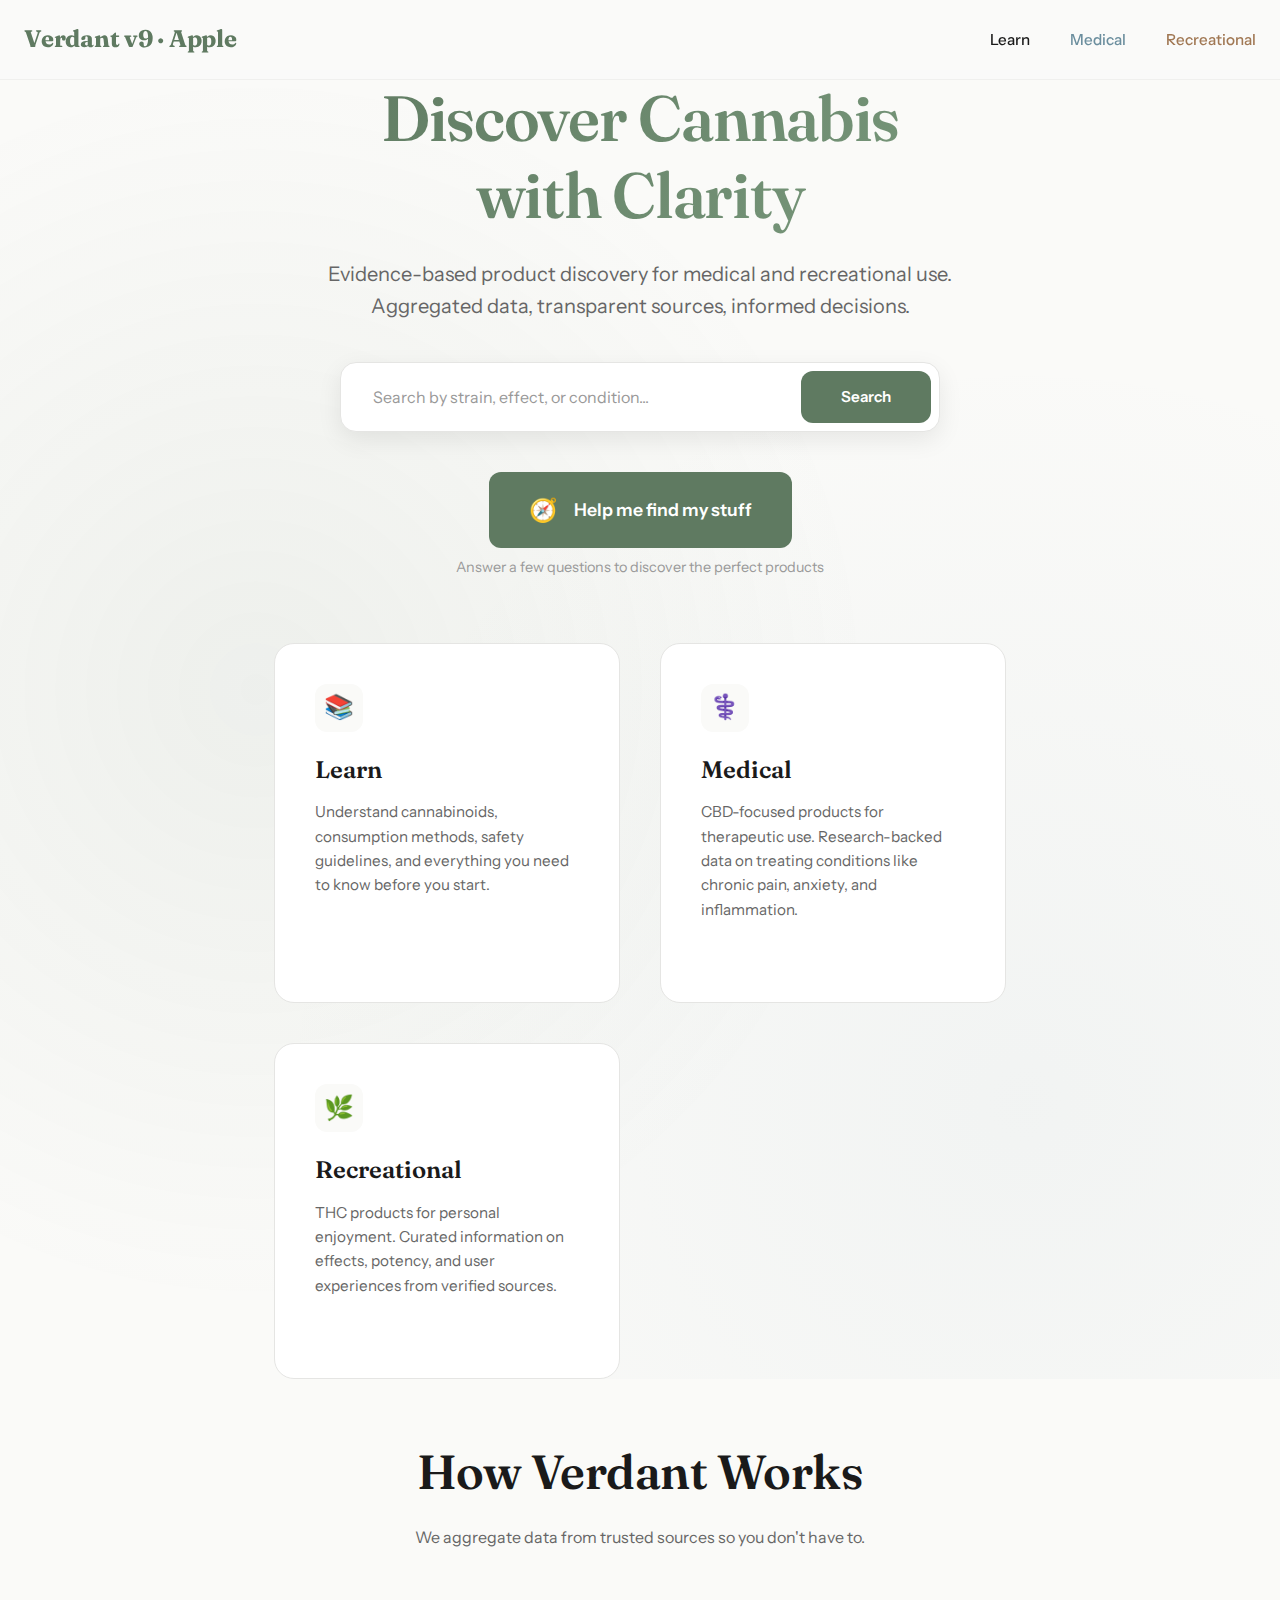
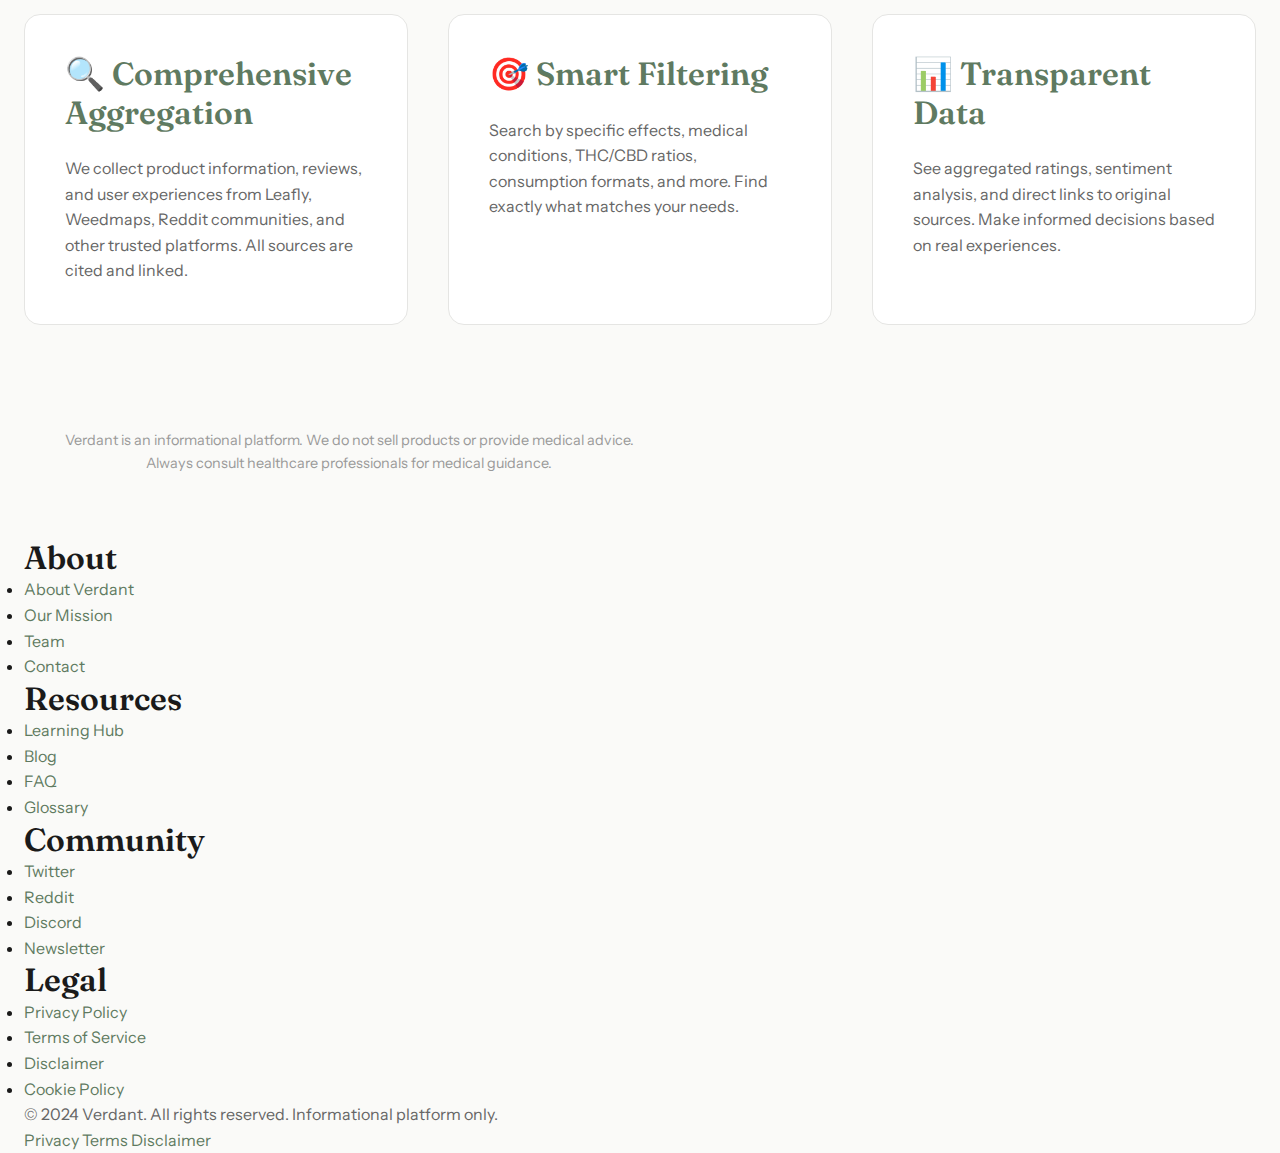
<file: index.html>
<!DOCTYPE html>
<html lang="en">
<head>
  <meta charset="UTF-8">
  <meta name="viewport" content="width=device-width, initial-scale=1.0">
  <title>Verdant - Cannabis Discovery Platform</title>
  <link rel="stylesheet" href="css/main.css">
  <link rel="stylesheet" href="css/guided-flow.css">
</head>
<body>
  <header id="header">
    <div class="header-content">
      <a href="index.html" class="logo">
        Verdant
        <span class="logo-version">loading...</span>
      </a>
      <nav>
        <ul>
          <li><a href="learn.html">Learn</a></li>
          <li><a href="medical.html" class="medical-accent">Medical</a></li>
          <li><a href="recreational.html" class="recreational-accent">Recreational</a></li>
        </ul>
      </nav>
    </div>
  </header>

  <main>
    <section class="hero">
      <div class="hero-content">
        <h1>Discover Cannabis<br>with Clarity</h1>
        <p>Evidence-based product discovery for medical and recreational use.<br>Aggregated data, transparent sources, informed decisions.</p>
        
        <div class="search-container">
          <div class="search-bar">
            <input type="text" id="heroSearch" placeholder="Search by strain, effect, or condition...">
            <button onclick="performSearch()">Search</button>
          </div>
          <!-- Autosuggest dropdown will be inserted here -->
        </div>

        <!-- Guided Discovery Button -->
        <div class="guided-discovery-cta" style="text-align: center; margin: var(--space-lg) 0;">
          <button id="guidedFlowBtn" class="btn btn-primary btn-large">
            <span class="btn-icon">🧭</span>
            <span class="btn-text">Help me find my stuff</span>
          </button>
          <p style="font-size: 0.9rem; color: var(--text-tertiary); margin-top: var(--space-xs);">
            Answer a few questions to discover the perfect products
          </p>
        </div>

        <div class="path-cards">
          <a href="learn.html" class="path-card">
            <div class="path-icon">📚</div>
            <h3>Learn</h3>
            <p>Understand cannabinoids, consumption methods, safety guidelines, and everything you need to know before you start.</p>
          </a>

          <a href="medical.html" class="path-card medical">
            <div class="path-icon">⚕️</div>
            <h3>Medical</h3>
            <p>CBD-focused products for therapeutic use. Research-backed data on treating conditions like chronic pain, anxiety, and inflammation.</p>
          </a>

          <a href="recreational.html" class="path-card recreational">
            <div class="path-icon">🌿</div>
            <h3>Recreational</h3>
            <p>THC products for personal enjoyment. Curated information on effects, potency, and user experiences from verified sources.</p>
          </a>
        </div>
      </div>
    </section>

    <section class="section">
      <div class="container">
        <div class="text-center mb-xl">
          <h2>How Verdant Works</h2>
          <p style="margin: var(--space-md) auto;">We aggregate data from trusted sources so you don't have to.</p>
        </div>

        <div class="path-cards">
          <div class="info-card">
            <h3>🔍 Comprehensive Aggregation</h3>
            <p>We collect product information, reviews, and user experiences from Leafly, Weedmaps, Reddit communities, and other trusted platforms. All sources are cited and linked.</p>
          </div>

          <div class="info-card">
            <h3>🎯 Smart Filtering</h3>
            <p>Search by specific effects, medical conditions, THC/CBD ratios, consumption formats, and more. Find exactly what matches your needs.</p>
          </div>

          <div class="info-card">
            <h3>📊 Transparent Data</h3>
            <p>See aggregated ratings, sentiment analysis, and direct links to original sources. Make informed decisions based on real experiences.</p>
          </div>
        </div>

        <div class="text-center mt-xl">
          <p style="color: var(--text-tertiary); font-size: 0.9rem;">
            Verdant is an informational platform. We do not sell products or provide medical advice.<br>
            Always consult healthcare professionals for medical guidance.
          </p>
        </div>
      </div>
    </section>
  </main>

  <footer>
    <div class="container">
      <div class="footer-content">
        <div class="footer-section">
          <h3>About</h3>
          <ul>
            <li><a href="#about">About Verdant</a></li>
            <li><a href="#mission">Our Mission</a></li>
            <li><a href="#team">Team</a></li>
            <li><a href="#contact">Contact</a></li>
          </ul>
        </div>

        <div class="footer-section">
          <h3>Resources</h3>
          <ul>
            <li><a href="learn.html">Learning Hub</a></li>
            <li><a href="#blog">Blog</a></li>
            <li><a href="#faq">FAQ</a></li>
            <li><a href="#glossary">Glossary</a></li>
          </ul>
        </div>

        <div class="footer-section">
          <h3>Community</h3>
          <ul>
            <li><a href="#twitter">Twitter</a></li>
            <li><a href="#reddit">Reddit</a></li>
            <li><a href="#discord">Discord</a></li>
            <li><a href="#newsletter">Newsletter</a></li>
          </ul>
        </div>

        <div class="footer-section">
          <h3>Legal</h3>
          <ul>
            <li><a href="#privacy">Privacy Policy</a></li>
            <li><a href="#terms">Terms of Service</a></li>
            <li><a href="#disclaimer">Disclaimer</a></li>
            <li><a href="#cookies">Cookie Policy</a></li>
          </ul>
        </div>
      </div>

      <div class="footer-bottom">
        <p class="footer-copyright">&copy; 2024 Verdant. All rights reserved. Informational platform only.</p>
        <div class="footer-legal">
          <a href="#privacy">Privacy</a>
          <a href="#terms">Terms</a>
          <a href="#disclaimer">Disclaimer</a>
        </div>
      </div>
    </div>
  </footer>

  <script src="js/main.js"></script>
  <script>
    let heroProducts = { medical: [], recreational: [] };

    // Load and setup hero search autosuggest
    async function initHeroSearch() {
      heroProducts = await window.verdant.loadProducts();
      const heroSearchInput = document.getElementById('heroSearch');

      heroSearchInput.addEventListener('input', (e) => {
        updateHeroAutosuggest(e.target);
      });

      heroSearchInput.addEventListener('focus', (e) => {
        if (e.target.value.length > 0) {
          updateHeroAutosuggest(e.target);
        }
      });

      heroSearchInput.addEventListener('keypress', (e) => {
        if (e.key === 'Enter') {
          performSearch();
          closeAutosuggest(heroSearchInput);
        }
      });

      // Close autosuggest when clicking outside
      document.addEventListener('click', (e) => {
        if (!e.target.closest('.search-container')) {
          closeAutosuggest(heroSearchInput);
        }
      });
    }

    // Update hero search autosuggest
    function updateHeroAutosuggest(searchInput) {
      const searchValue = searchInput.value.toLowerCase();
      let dropdown = document.getElementById('autosuggestDropdown');

      // Create dropdown if it doesn't exist
      if (!dropdown) {
        dropdown = document.createElement('div');
        dropdown.id = 'autosuggestDropdown';
        dropdown.className = 'autosuggest-dropdown';
        searchInput.closest('.search-container').appendChild(dropdown);
      }

      // Hide if search is empty
      if (searchValue.length === 0) {
        dropdown.classList.remove('active');
        return;
      }

      // Combine and filter products from both categories
      const allProducts = [...heroProducts.medical, ...heroProducts.recreational];
      const suggestions = allProducts.filter(product => {
        const name = product.name.toLowerCase();
        const type = product.type.toLowerCase();
        const effects = (product.effects || []).map(e => e.toLowerCase());
        const mood = (product.mood || []).map(m => m.toLowerCase());
        const conditions = (product.conditions || []).map(c => c.toLowerCase());
        const slang = (product.slang || []).map(s => s.toLowerCase());

        return (
          name.includes(searchValue) ||
          type.includes(searchValue) ||
          effects.some(e => e.includes(searchValue)) ||
          mood.some(m => m.includes(searchValue)) ||
          conditions.some(c => c.includes(searchValue)) ||
          slang.some(s => s.includes(searchValue))
        );
      }).slice(0, 8); // Limit to 8 suggestions

      // Render suggestions
      if (suggestions.length === 0) {
        dropdown.innerHTML = `<div class="autosuggest-no-results">No products found</div>`;
      } else {
        dropdown.innerHTML = suggestions.map(product => {
          const category = heroProducts.medical.some(p => p.id === product.id) ? 'medical' : 'recreational';
          return `
            <div class="autosuggest-item" onclick="selectHeroSuggestion('${product.name}', '${product.id}', '${category}')">
              <div class="autosuggest-item-icon">🌿</div>
              <div class="autosuggest-item-content">
                <div class="autosuggest-item-name">${product.name}</div>
                <div class="autosuggest-item-meta">${product.type}</div>
              </div>
            </div>
          `;
        }).join('');
      }

      dropdown.classList.add('active');
    }

    // Handle hero suggestion selection
    function selectHeroSuggestion(productName, productId, category) {
      const searchInput = document.getElementById('heroSearch');
      searchInput.value = productName;
      closeAutosuggest(searchInput);
      window.location.href = `product.html?id=${productId}&category=${category}`;
    }

    // Header scroll effect
    window.addEventListener('scroll', () => {
      const header = document.getElementById('header');
      if (window.scrollY > 50) {
        header.classList.add('scrolled');
      } else {
        header.classList.remove('scrolled');
      }
    });

    // Search functionality
    function performSearch() {
      const searchTerm = document.getElementById('heroSearch').value.toLowerCase();

      // Determine if search is more medical or recreational
      const medicalTerms = ['cbd', 'pain', 'anxiety', 'inflammation', 'medical', 'therapeutic', 'epilepsy'];
      const isMedical = medicalTerms.some(term => searchTerm.includes(term));

      // Redirect to appropriate page with search parameter
      const targetPage = isMedical ? 'medical.html' : 'recreational.html';
      window.location.href = `${targetPage}?q=${encodeURIComponent(searchTerm)}`;
    }

    // Allow Enter key to search
    document.getElementById('heroSearch').addEventListener('keypress', (e) => {
      if (e.key === 'Enter') {
        performSearch();
      }
    });

    // Initialize on page load
    initHeroSearch();
  </script>

  <!-- Guided Flow Modal -->
  <div id="guidedFlowModal" class="guided-modal" role="dialog" aria-labelledby="guidedModalTitle" aria-modal="true">
    <div class="guided-modal-overlay"></div>
    <div class="guided-modal-content">
      <!-- Header with progress bar and close button -->
      <div class="guided-modal-header">
        <div class="guided-progress">
          <div class="guided-progress-bar" id="progressBar"></div>
          <div class="guided-progress-text" id="progressText">Question 1 of 5</div>
        </div>
        <button class="guided-modal-close" id="closeModalBtn" aria-label="Close guided flow">
          <svg width="24" height="24" viewBox="0 0 24 24" fill="none" stroke="currentColor" stroke-width="2">
            <line x1="18" y1="6" x2="6" y2="18"></line>
            <line x1="6" y1="6" x2="18" y2="18"></line>
          </svg>
        </button>
      </div>

      <!-- Question Content -->
      <div class="guided-modal-body" id="modalBody">
        <h2 id="questionTitle" class="guided-question-title">What do you need?</h2>
        <p id="questionSubtitle" class="guided-question-subtitle"></p>

        <!-- Options Container -->
        <div id="optionsContainer" class="guided-options">
          <!-- Options will be dynamically inserted -->
        </div>
      </div>

      <!-- Footer with Navigation -->
      <div class="guided-modal-footer">
        <button id="backBtn" class="btn btn-secondary btn-back" style="visibility: hidden;">
          <svg width="20" height="20" viewBox="0 0 24 24" fill="none" stroke="currentColor" stroke-width="2">
            <line x1="19" y1="12" x2="5" y2="12"></line>
            <polyline points="12 19 5 12 12 5"></polyline>
          </svg>
          Back
        </button>
        <button id="nextBtn" class="btn btn-primary" disabled>
          Next
          <svg width="20" height="20" viewBox="0 0 24 24" fill="none" stroke="currentColor" stroke-width="2">
            <line x1="5" y1="12" x2="19" y2="12"></line>
            <polyline points="12 5 19 12 12 19"></polyline>
          </svg>
        </button>
      </div>
    </div>
  </div>

  <script src="js/guided-flow.js"></script>
</body>
</html>
</file>
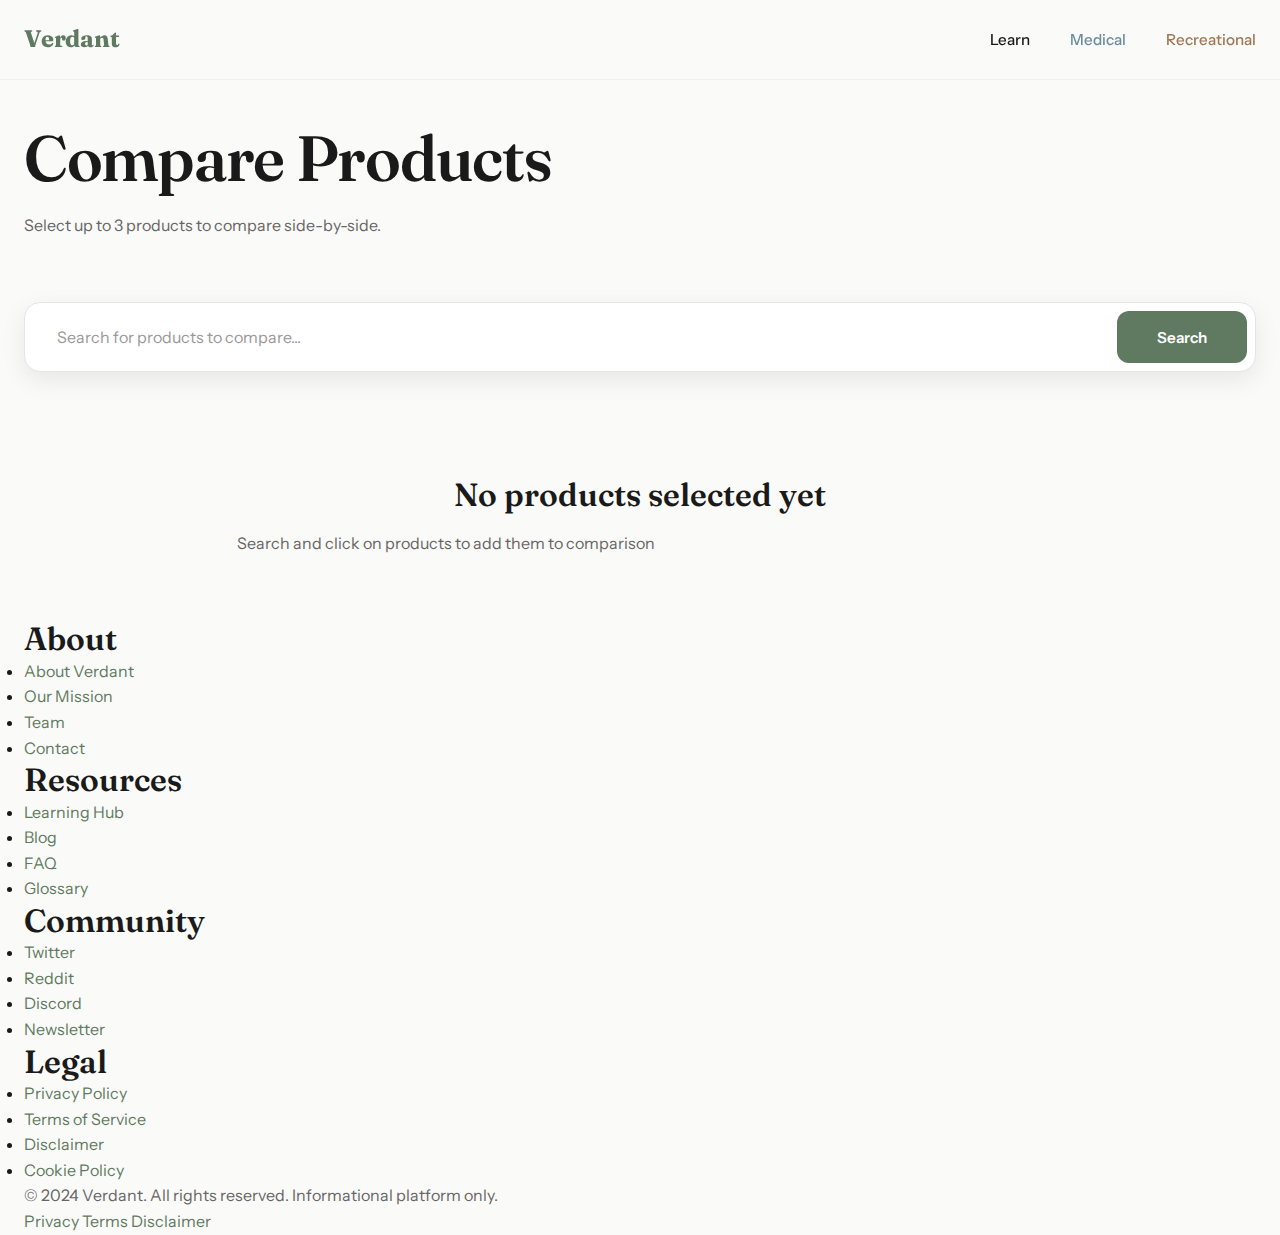
<file: compare.html>
<!DOCTYPE html>
<html lang="en">
<head>
  <meta charset="UTF-8">
  <meta name="viewport" content="width=device-width, initial-scale=1.0">
  <title>Compare Products - Verdant</title>
  <link rel="stylesheet" href="css/main.css">
</head>
<body>
  <header id="header">
    <div class="header-content">
      <a href="index.html" class="logo">Verdant</a>
      <nav>
        <ul>
          <li><a href="learn.html">Learn</a></li>
          <li><a href="medical.html" class="medical-accent">Medical</a></li>
          <li><a href="recreational.html" class="recreational-accent">Recreational</a></li>
        </ul>
      </nav>
    </div>
  </header>

  <main style="padding-top: calc(var(--header-height) + var(--space-lg));">
    <div class="container">
      <div style="margin-bottom: var(--space-xl);">
        <h1>Compare Products</h1>
        <p style="margin-top: var(--space-sm); color: var(--text-secondary);">Select up to 3 products to compare side-by-side.</p>
      </div>

      <!-- Search to add products -->
      <div class="search-container" style="max-width: 100%; margin-bottom: var(--space-lg);">
        <div class="search-bar">
          <input type="text" id="searchInput" placeholder="Search for products to compare...">
          <button onclick="searchProducts()">Search</button>
        </div>
      </div>

      <!-- Search results -->
      <div id="searchResults" class="products-grid" style="margin-bottom: var(--space-xl); display: none;">
        <!-- Search results will appear here -->
      </div>

      <!-- Selected products for comparison -->
      <div id="comparisonContainer">
        <div style="text-align: center; padding: var(--space-xl); color: var(--text-tertiary);">
          <h3>No products selected yet</h3>
          <p style="margin-top: var(--space-sm);">Search and click on products to add them to comparison</p>
        </div>
      </div>
    </div>
  </main>

  <footer>
    <div class="container">
      <div class="footer-content">
        <div class="footer-section">
          <h3>About</h3>
          <ul>
            <li><a href="#about">About Verdant</a></li>
            <li><a href="#mission">Our Mission</a></li>
            <li><a href="#team">Team</a></li>
            <li><a href="#contact">Contact</a></li>
          </ul>
        </div>

        <div class="footer-section">
          <h3>Resources</h3>
          <ul>
            <li><a href="learn.html">Learning Hub</a></li>
            <li><a href="#blog">Blog</a></li>
            <li><a href="#faq">FAQ</a></li>
            <li><a href="#glossary">Glossary</a></li>
          </ul>
        </div>

        <div class="footer-section">
          <h3>Community</h3>
          <ul>
            <li><a href="#twitter">Twitter</a></li>
            <li><a href="#reddit">Reddit</a></li>
            <li><a href="#discord">Discord</a></li>
            <li><a href="#newsletter">Newsletter</a></li>
          </ul>
        </div>

        <div class="footer-section">
          <h3>Legal</h3>
          <ul>
            <li><a href="#privacy">Privacy Policy</a></li>
            <li><a href="#terms">Terms of Service</a></li>
            <li><a href="#disclaimer">Disclaimer</a></li>
            <li><a href="#cookies">Cookie Policy</a></li>
          </ul>
        </div>
      </div>

      <div class="footer-bottom">
        <p class="footer-copyright">&copy; 2024 Verdant. All rights reserved. Informational platform only.</p>
        <div class="footer-legal">
          <a href="#privacy">Privacy</a>
          <a href="#terms">Terms</a>
          <a href="#disclaimer">Disclaimer</a>
        </div>
      </div>
    </div>
  </footer>

  <script src="js/main.js"></script>
  <script>
    let allProducts = [];
    let selectedProducts = [];
    let category = '';

    async function init() {
      const urlParams = new URLSearchParams(window.location.search);
      category = urlParams.get('category') || 'recreational';

      const data = await window.verdant.loadProducts();
      allProducts = data[category];

      // Load products from localStorage if available
      const comparisonData = JSON.parse(localStorage.getItem('comparisonData'));
      if (comparisonData && comparisonData.category === category && comparisonData.products.length > 0) {
        selectedProducts = allProducts.filter(p => comparisonData.products.includes(p.id));
        renderComparison();
        // Clear localStorage after loading
        localStorage.removeItem('comparisonData');
      }
    }

    function searchProducts() {
      const searchTerm = document.getElementById('searchInput').value.toLowerCase();
      if (searchTerm.length < 2) return;

      const filtered = allProducts.filter(p => {
        const matchesName = p.name.toLowerCase().includes(searchTerm);
        const matchesType = p.type.toLowerCase().includes(searchTerm);
        const matchesEffects = p.effects?.some(e => e.toLowerCase().includes(searchTerm));
        return matchesName || matchesType || matchesEffects;
      }).slice(0, 12);

      renderSearchResults(filtered);
    }

    function renderSearchResults(products) {
      const container = document.getElementById('searchResults');
      
      if (products.length === 0) {
        container.style.display = 'none';
        return;
      }

      container.style.display = 'grid';
      container.innerHTML = products.map(product => `
        <div class="product-card" onclick="addToComparison('${product.id}')" style="cursor: pointer;">
          <div class="product-image">🌿</div>
          <div class="product-info">
            <div class="product-type">${product.type}</div>
            <div class="product-name">${product.name}</div>
            <div class="product-meta">
              <span>THC: ${product.thc}</span>
              <span>CBD: ${product.cbd}</span>
            </div>
          </div>
          <div class="product-footer">
            <div class="product-rating">
              <span>⭐</span>
              <span>${product.rating}</span>
            </div>
            <button class="btn btn-primary" style="padding: 8px 16px; font-size: 0.85rem;" onclick="event.stopPropagation(); addToComparison('${product.id}')">
              Add to Compare
            </button>
          </div>
        </div>
      `).join('');
    }

    function addToComparison(productId) {
      if (selectedProducts.length >= 3) {
        alert('You can compare up to 3 products at a time');
        return;
      }

      const product = allProducts.find(p => p.id === productId);
      if (!product || selectedProducts.find(p => p.id === productId)) return;

      selectedProducts.push(product);
      renderComparison();
    }

    function removeFromComparison(productId) {
      selectedProducts = selectedProducts.filter(p => p.id !== productId);
      renderComparison();
    }

    function renderComparison() {
      const container = document.getElementById('comparisonContainer');
      
      if (selectedProducts.length === 0) {
        container.innerHTML = `
          <div style="text-align: center; padding: var(--space-xl); color: var(--text-tertiary);">
            <h3 style="margin: 0 0 var(--space-sm) 0;">No products selected yet</h3>
            <p style="margin: 0;">Search and click on products to add them to comparison</p>
          </div>
        `;
        return;
      }

      const isMedical = category === 'medical';
      const accentColor = isMedical ? 'var(--medical)' : 'var(--recreational)';

      const html = `
        <div style="display: grid; grid-template-columns: repeat(${selectedProducts.length}, 1fr); gap: var(--space-lg);">
          ${selectedProducts.map(product => `
            <div class="comparison-card selected">
              <button onclick="removeFromComparison('${product.id}')" 
                      style="position: absolute; top: 12px; right: 12px; background: var(--bg); border: 1px solid var(--border); border-radius: 50%; width: 32px; height: 32px; cursor: pointer; display: flex; align-items: center; justify-content: center; font-size: 1.2rem; color: var(--text-secondary);"
                      onmouseover="this.style.background='var(--primary)'; this.style.color='white'; this.style.borderColor='var(--primary)';"
                      onmouseout="this.style.background='var(--bg)'; this.style.color='var(--text-secondary)'; this.style.borderColor='var(--border)';">
                ×
              </button>
              
              <div style="text-align: center; margin-bottom: var(--space-md);">
                <div style="width: 120px; height: 120px; margin: 0 auto var(--space-md); background: linear-gradient(135deg, var(--bg) 0%, var(--border-light) 100%); border-radius: 16px; display: flex; align-items: center; justify-content: center; font-size: 3rem; border: 1px solid var(--border);">
                  🌿
                </div>
                <h3 style="margin-bottom: var(--space-xs); font-size: 1.25rem;">${product.name}</h3>
                <div style="font-size: 0.85rem; color: var(--text-secondary);">${product.type}</div>
              </div>

              <div style="display: grid; gap: var(--space-md);">
                <div style="padding: var(--space-sm); background: var(--bg); border-radius: 8px;">
                  <div style="font-size: 0.75rem; color: var(--text-tertiary); margin-bottom: 4px; text-transform: uppercase; letter-spacing: 0.05em;">Rating</div>
                  <div style="font-size: 1.25rem; font-weight: 700; color: ${accentColor};">${product.rating} ⭐</div>
                  <div style="font-size: 0.75rem; color: var(--text-tertiary); margin-top: 2px;">${window.verdant.formatNumber(product.reviews)} reviews</div>
                </div>

                <div style="padding: var(--space-sm); background: var(--bg); border-radius: 8px;">
                  <div style="font-size: 0.75rem; color: var(--text-tertiary); margin-bottom: 4px; text-transform: uppercase; letter-spacing: 0.05em;">Cannabinoids</div>
                  <div style="display: grid; grid-template-columns: 1fr 1fr; gap: var(--space-sm); margin-top: var(--space-xs);">
                    <div>
                      <div style="font-size: 0.75rem; color: var(--text-secondary);">THC</div>
                      <div style="font-size: 1.1rem; font-weight: 700;">${product.thc}</div>
                    </div>
                    <div>
                      <div style="font-size: 0.75rem; color: var(--text-secondary);">CBD</div>
                      <div style="font-size: 1.1rem; font-weight: 700;">${product.cbd}</div>
                    </div>
                  </div>
                </div>

                <div style="padding: var(--space-sm); background: var(--bg); border-radius: 8px;">
                  <div style="font-size: 0.75rem; color: var(--text-tertiary); margin-bottom: 4px; text-transform: uppercase; letter-spacing: 0.05em;">Format</div>
                  <div style="font-weight: 600;">${product.format}</div>
                </div>

                <div style="padding: var(--space-sm); background: var(--bg); border-radius: 8px;">
                  <div style="font-size: 0.75rem; color: var(--text-tertiary); margin-bottom: 4px; text-transform: uppercase; letter-spacing: 0.05em;">${isMedical ? 'Effects' : 'Effects & Mood'}</div>
                  <div style="display: flex; flex-wrap: wrap; gap: 4px; margin-top: var(--space-xs);">
                    ${(isMedical ? product.effects : [...(product.effects || []), ...(product.mood || [])]).slice(0, 4).map(e => 
                      `<span style="display: inline-block; padding: 4px 8px; background: white; border: 1px solid var(--border); border-radius: 12px; font-size: 0.75rem;">${e}</span>`
                    ).join('')}
                  </div>
                </div>

                ${isMedical && product.conditions ? `
                  <div style="padding: var(--space-sm); background: rgba(107, 142, 158, 0.05); border-radius: 8px; border: 1px solid var(--medical);">
                    <div style="font-size: 0.75rem; color: var(--medical); margin-bottom: 4px; text-transform: uppercase; letter-spacing: 0.05em;">Conditions</div>
                    <div style="display: flex; flex-wrap: wrap; gap: 4px; margin-top: var(--space-xs);">
                      ${product.conditions.slice(0, 3).map(c => 
                        `<span style="display: inline-block; padding: 4px 8px; background: white; border-radius: 12px; font-size: 0.75rem;">${c}</span>`
                      ).join('')}
                    </div>
                  </div>
                ` : ''}

                <div style="padding: var(--space-sm); background: var(--bg); border-radius: 8px;">
                  <div style="font-size: 0.75rem; color: var(--text-tertiary); margin-bottom: 4px; text-transform: uppercase; letter-spacing: 0.05em;">Price</div>
                  <div style="font-size: 1.5rem; font-weight: 700; color: ${accentColor};">${product.price}</div>
                </div>
              </div>

              <div style="margin-top: var(--space-md);">
                <a href="product.html?id=${product.id}&category=${category}" class="btn btn-primary" style="width: 100%; display: block; text-align: center;">
                  View Full Details
                </a>
              </div>
            </div>
          `).join('')}
        </div>

        ${selectedProducts.length < 3 ? `
          <div style="margin-top: var(--space-lg); text-align: center; padding: var(--space-md); background: var(--bg); border-radius: 12px;">
            <p style="color: var(--text-secondary);">You can add ${3 - selectedProducts.length} more product${selectedProducts.length === 2 ? '' : 's'} to compare</p>
          </div>
        ` : ''}
      `;

      container.innerHTML = html;
    }

    // Header scroll effect
    window.addEventListener('scroll', () => {
      const header = document.getElementById('header');
      if (window.scrollY > 50) {
        header.classList.add('scrolled');
      } else {
        header.classList.remove('scrolled');
      }
    });

    // Allow Enter key to search
    document.getElementById('searchInput').addEventListener('keypress', (e) => {
      if (e.key === 'Enter') {
        searchProducts();
      }
    });

    init();
  </script>
</body>
</html>
</file>
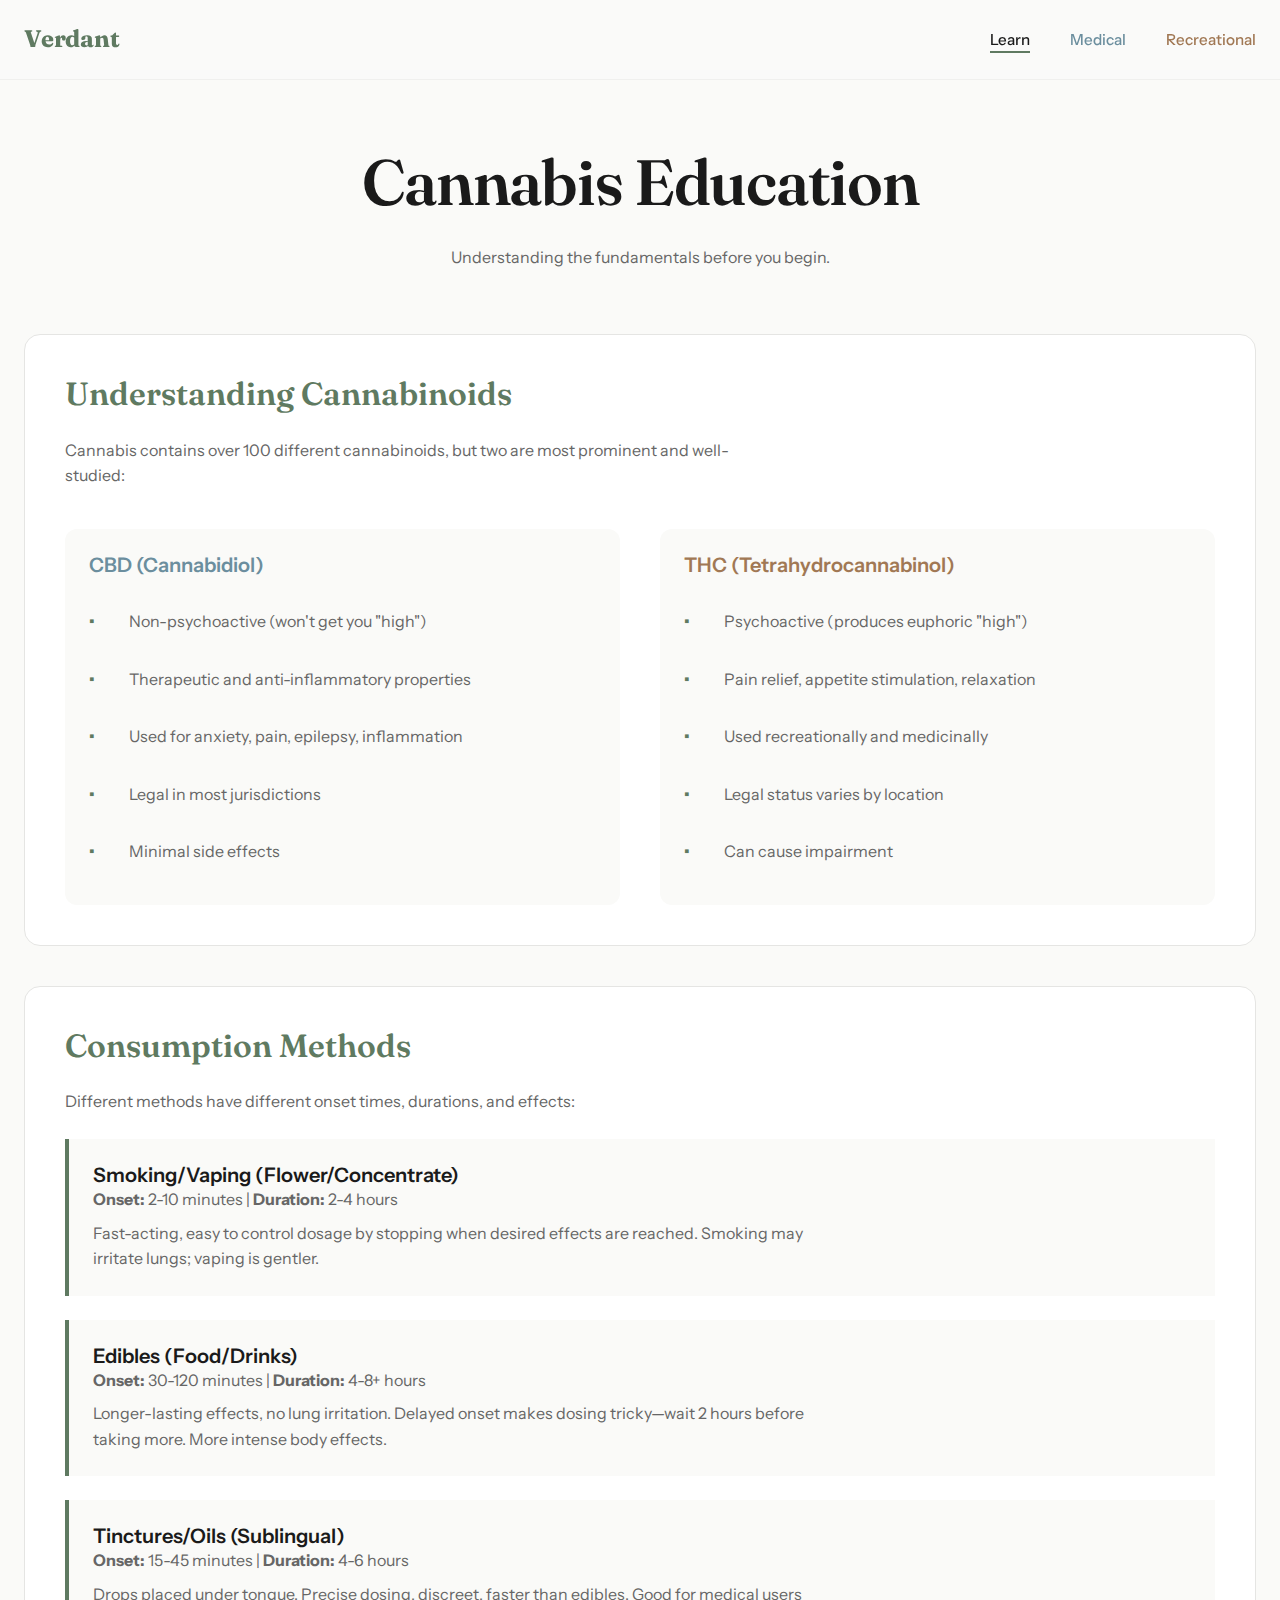
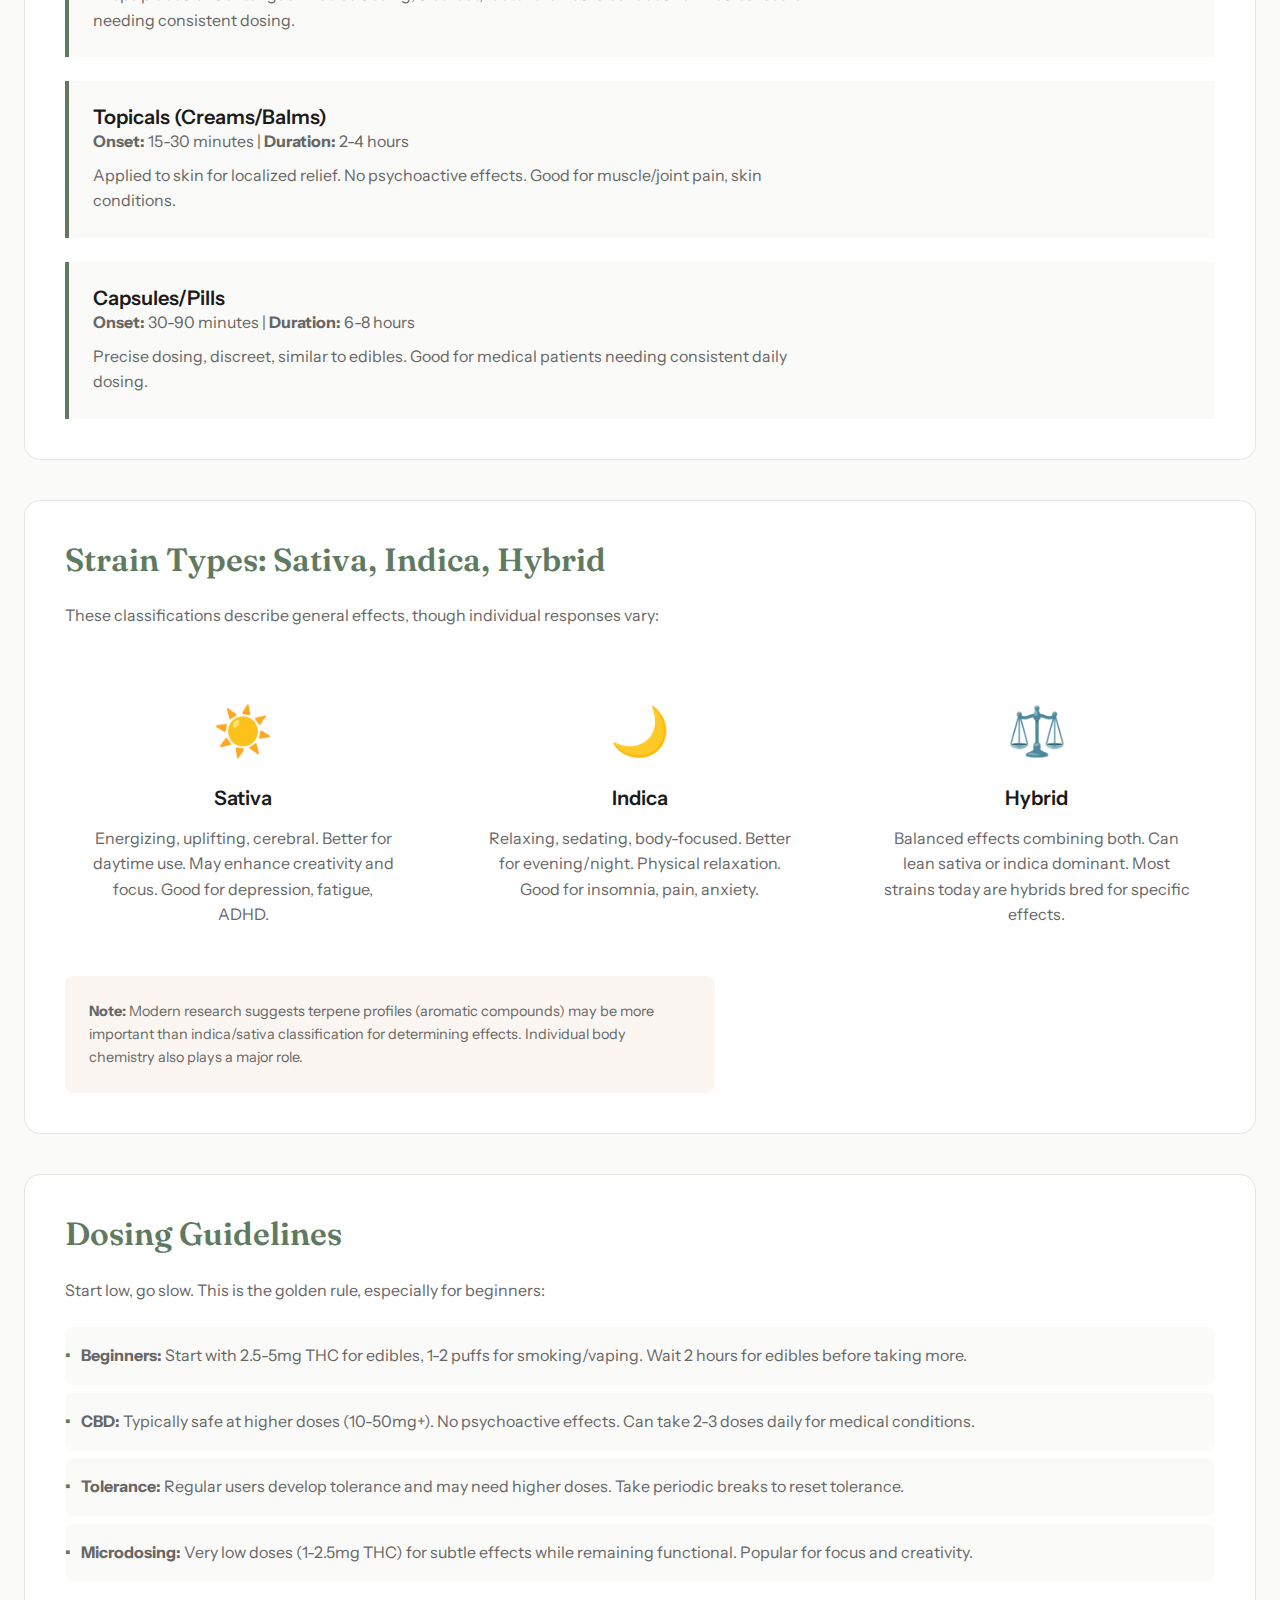
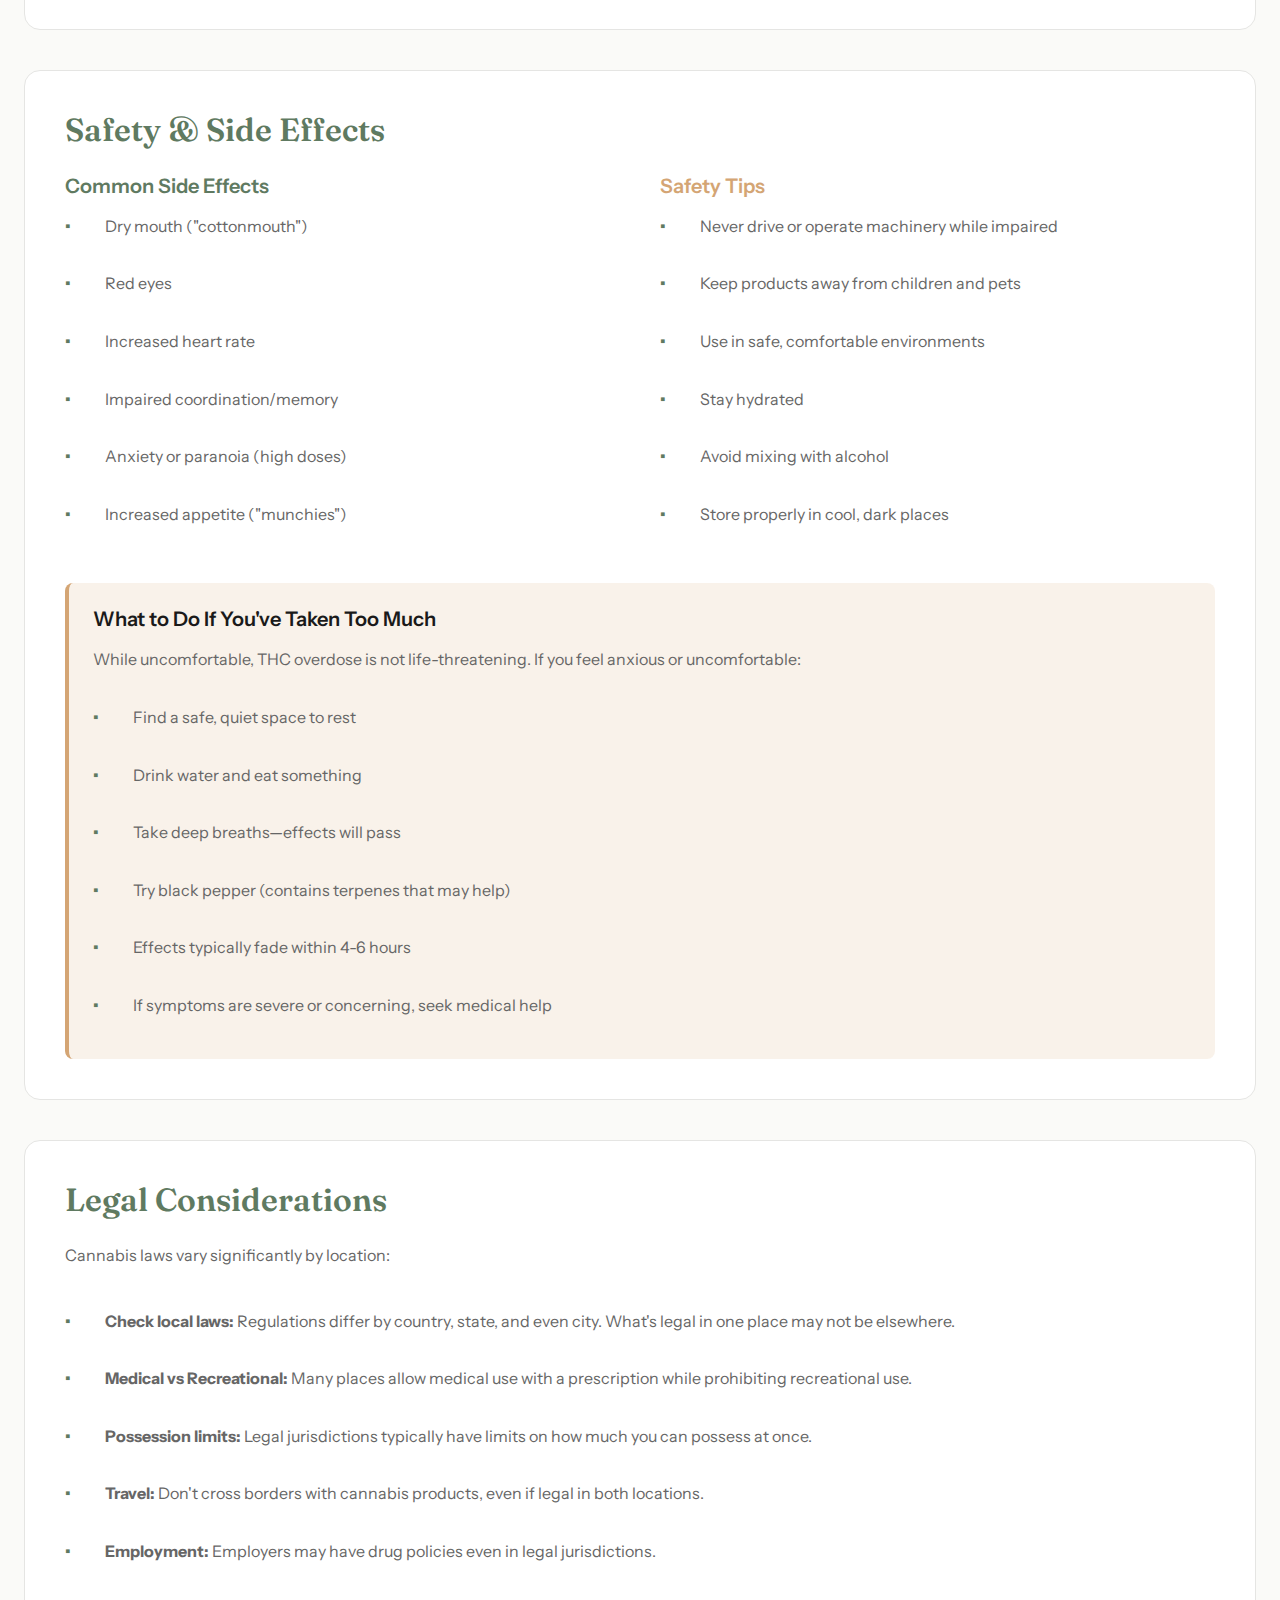
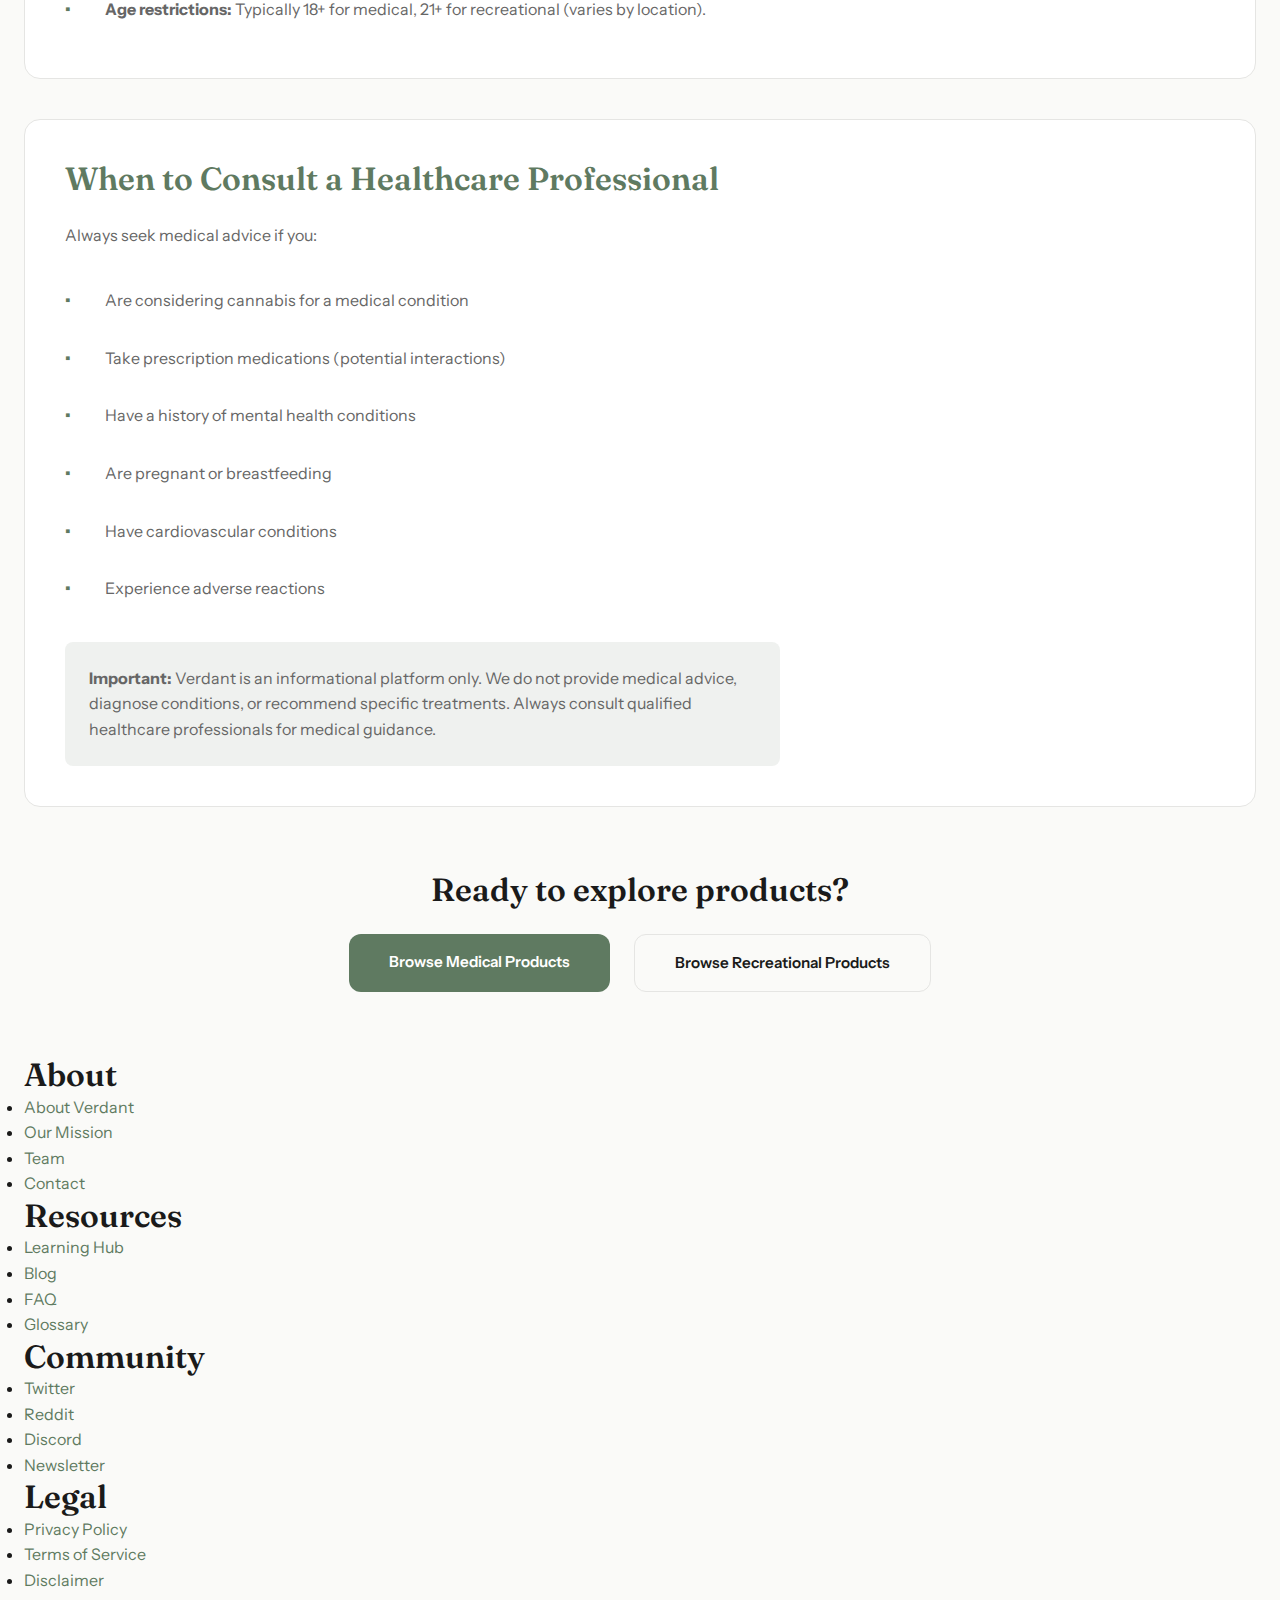
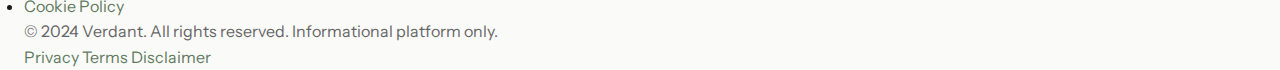
<file: learn.html>
<!DOCTYPE html>
<html lang="en">
<head>
  <meta charset="UTF-8">
  <meta name="viewport" content="width=device-width, initial-scale=1.0">
  <title>Learn - Verdant</title>
  <link rel="stylesheet" href="css/main.css">
</head>
<body>
  <header id="header">
    <div class="header-content">
      <a href="index.html" class="logo">Verdant</a>
      <nav>
        <ul>
          <li><a href="learn.html" class="active">Learn</a></li>
          <li><a href="medical.html" class="medical-accent">Medical</a></li>
          <li><a href="recreational.html" class="recreational-accent">Recreational</a></li>
        </ul>
      </nav>
    </div>
  </header>

  <main style="padding-top: calc(var(--header-height) + var(--space-xl));">
    <div class="container">
      <div class="text-center mb-xl">
        <h1>Cannabis Education</h1>
        <p style="margin: var(--space-md) auto;">Understanding the fundamentals before you begin.</p>
      </div>

      <div class="info-card">
        <h3>Understanding Cannabinoids</h3>
        <p style="margin-bottom: var(--space-md);">Cannabis contains over 100 different cannabinoids, but two are most prominent and well-studied:</p>
        
        <div style="display: grid; grid-template-columns: repeat(auto-fit, minmax(300px, 1fr)); gap: var(--space-lg); margin-top: var(--space-lg);">
          <div style="padding: var(--space-md); background: var(--bg); border-radius: 12px;">
            <h4 class="medical-accent">CBD (Cannabidiol)</h4>
            <ul style="margin-top: var(--space-sm);">
              <li>Non-psychoactive (won't get you "high")</li>
              <li>Therapeutic and anti-inflammatory properties</li>
              <li>Used for anxiety, pain, epilepsy, inflammation</li>
              <li>Legal in most jurisdictions</li>
              <li>Minimal side effects</li>
            </ul>
          </div>
          
          <div style="padding: var(--space-md); background: var(--bg); border-radius: 12px;">
            <h4 class="recreational-accent">THC (Tetrahydrocannabinol)</h4>
            <ul style="margin-top: var(--space-sm);">
              <li>Psychoactive (produces euphoric "high")</li>
              <li>Pain relief, appetite stimulation, relaxation</li>
              <li>Used recreationally and medicinally</li>
              <li>Legal status varies by location</li>
              <li>Can cause impairment</li>
            </ul>
          </div>
        </div>
      </div>

      <div class="info-card">
        <h3>Consumption Methods</h3>
        <p style="margin-bottom: var(--space-md);">Different methods have different onset times, durations, and effects:</p>
        
        <div style="display: grid; gap: var(--space-md);">
          <div style="padding: var(--space-md); border-left: 4px solid var(--primary); background: var(--bg);">
            <h4>Smoking/Vaping (Flower/Concentrate)</h4>
            <p><strong>Onset:</strong> 2-10 minutes | <strong>Duration:</strong> 2-4 hours</p>
            <p style="margin-top: var(--space-xs);">Fast-acting, easy to control dosage by stopping when desired effects are reached. Smoking may irritate lungs; vaping is gentler.</p>
          </div>
          
          <div style="padding: var(--space-md); border-left: 4px solid var(--primary); background: var(--bg);">
            <h4>Edibles (Food/Drinks)</h4>
            <p><strong>Onset:</strong> 30-120 minutes | <strong>Duration:</strong> 4-8+ hours</p>
            <p style="margin-top: var(--space-xs);">Longer-lasting effects, no lung irritation. Delayed onset makes dosing tricky—wait 2 hours before taking more. More intense body effects.</p>
          </div>
          
          <div style="padding: var(--space-md); border-left: 4px solid var(--primary); background: var(--bg);">
            <h4>Tinctures/Oils (Sublingual)</h4>
            <p><strong>Onset:</strong> 15-45 minutes | <strong>Duration:</strong> 4-6 hours</p>
            <p style="margin-top: var(--space-xs);">Drops placed under tongue. Precise dosing, discreet, faster than edibles. Good for medical users needing consistent dosing.</p>
          </div>
          
          <div style="padding: var(--space-md); border-left: 4px solid var(--primary); background: var(--bg);">
            <h4>Topicals (Creams/Balms)</h4>
            <p><strong>Onset:</strong> 15-30 minutes | <strong>Duration:</strong> 2-4 hours</p>
            <p style="margin-top: var(--space-xs);">Applied to skin for localized relief. No psychoactive effects. Good for muscle/joint pain, skin conditions.</p>
          </div>
          
          <div style="padding: var(--space-md); border-left: 4px solid var(--primary); background: var(--bg);">
            <h4>Capsules/Pills</h4>
            <p><strong>Onset:</strong> 30-90 minutes | <strong>Duration:</strong> 6-8 hours</p>
            <p style="margin-top: var(--space-xs);">Precise dosing, discreet, similar to edibles. Good for medical patients needing consistent daily dosing.</p>
          </div>
        </div>
      </div>

      <div class="info-card">
        <h3>Strain Types: Sativa, Indica, Hybrid</h3>
        <p style="margin-bottom: var(--space-md);">These classifications describe general effects, though individual responses vary:</p>
        
        <div style="display: grid; grid-template-columns: repeat(auto-fit, minmax(280px, 1fr)); gap: var(--space-lg); margin-top: var(--space-lg);">
          <div style="text-align: center; padding: var(--space-md);">
            <div style="font-size: 3rem; margin-bottom: var(--space-sm);">☀️</div>
            <h4>Sativa</h4>
            <p style="margin-top: var(--space-sm);">Energizing, uplifting, cerebral. Better for daytime use. May enhance creativity and focus. Good for depression, fatigue, ADHD.</p>
          </div>
          
          <div style="text-align: center; padding: var(--space-md);">
            <div style="font-size: 3rem; margin-bottom: var(--space-sm);">🌙</div>
            <h4>Indica</h4>
            <p style="margin-top: var(--space-sm);">Relaxing, sedating, body-focused. Better for evening/night. Physical relaxation. Good for insomnia, pain, anxiety.</p>
          </div>
          
          <div style="text-align: center; padding: var(--space-md);">
            <div style="font-size: 3rem; margin-bottom: var(--space-sm);">⚖️</div>
            <h4>Hybrid</h4>
            <p style="margin-top: var(--space-sm);">Balanced effects combining both. Can lean sativa or indica dominant. Most strains today are hybrids bred for specific effects.</p>
          </div>
        </div>
        
        <p style="margin-top: var(--space-md); padding: var(--space-md); background: rgba(212, 165, 116, 0.1); border-radius: 8px; font-size: 0.9rem;">
          <strong>Note:</strong> Modern research suggests terpene profiles (aromatic compounds) may be more important than indica/sativa classification for determining effects. Individual body chemistry also plays a major role.
        </p>
      </div>

      <div class="info-card">
        <h3>Dosing Guidelines</h3>
        <p style="margin-bottom: var(--space-md);">Start low, go slow. This is the golden rule, especially for beginners:</p>
        
        <ul style="list-style: none; padding: 0;">
          <li style="padding: var(--space-sm); margin: var(--space-xs) 0; background: var(--bg); border-radius: 8px;">
            <strong>Beginners:</strong> Start with 2.5-5mg THC for edibles, 1-2 puffs for smoking/vaping. Wait 2 hours for edibles before taking more.
          </li>
          <li style="padding: var(--space-sm); margin: var(--space-xs) 0; background: var(--bg); border-radius: 8px;">
            <strong>CBD:</strong> Typically safe at higher doses (10-50mg+). No psychoactive effects. Can take 2-3 doses daily for medical conditions.
          </li>
          <li style="padding: var(--space-sm); margin: var(--space-xs) 0; background: var(--bg); border-radius: 8px;">
            <strong>Tolerance:</strong> Regular users develop tolerance and may need higher doses. Take periodic breaks to reset tolerance.
          </li>
          <li style="padding: var(--space-sm); margin: var(--space-xs) 0; background: var(--bg); border-radius: 8px;">
            <strong>Microdosing:</strong> Very low doses (1-2.5mg THC) for subtle effects while remaining functional. Popular for focus and creativity.
          </li>
        </ul>
      </div>

      <div class="info-card">
        <h3>Safety & Side Effects</h3>
        
        <div style="display: grid; grid-template-columns: repeat(auto-fit, minmax(300px, 1fr)); gap: var(--space-lg); margin-top: var(--space-md);">
          <div>
            <h4 style="color: var(--primary);">Common Side Effects</h4>
            <ul>
              <li>Dry mouth ("cottonmouth")</li>
              <li>Red eyes</li>
              <li>Increased heart rate</li>
              <li>Impaired coordination/memory</li>
              <li>Anxiety or paranoia (high doses)</li>
              <li>Increased appetite ("munchies")</li>
            </ul>
          </div>
          
          <div>
            <h4 style="color: var(--accent);">Safety Tips</h4>
            <ul>
              <li>Never drive or operate machinery while impaired</li>
              <li>Keep products away from children and pets</li>
              <li>Use in safe, comfortable environments</li>
              <li>Stay hydrated</li>
              <li>Avoid mixing with alcohol</li>
              <li>Store properly in cool, dark places</li>
            </ul>
          </div>
        </div>
        
        <div style="margin-top: var(--space-lg); padding: var(--space-md); background: rgba(212, 165, 116, 0.15); border-left: 4px solid var(--accent); border-radius: 8px;">
          <h4>What to Do If You've Taken Too Much</h4>
          <p style="margin: var(--space-sm) 0;">While uncomfortable, THC overdose is not life-threatening. If you feel anxious or uncomfortable:</p>
          <ul style="margin-top: var(--space-sm);">
            <li>Find a safe, quiet space to rest</li>
            <li>Drink water and eat something</li>
            <li>Take deep breaths—effects will pass</li>
            <li>Try black pepper (contains terpenes that may help)</li>
            <li>Effects typically fade within 4-6 hours</li>
            <li>If symptoms are severe or concerning, seek medical help</li>
          </ul>
        </div>
      </div>

      <div class="info-card">
        <h3>Legal Considerations</h3>
        <p style="margin-bottom: var(--space-md);">Cannabis laws vary significantly by location:</p>
        
        <ul>
          <li><strong>Check local laws:</strong> Regulations differ by country, state, and even city. What's legal in one place may not be elsewhere.</li>
          <li><strong>Medical vs Recreational:</strong> Many places allow medical use with a prescription while prohibiting recreational use.</li>
          <li><strong>Possession limits:</strong> Legal jurisdictions typically have limits on how much you can possess at once.</li>
          <li><strong>Travel:</strong> Don't cross borders with cannabis products, even if legal in both locations.</li>
          <li><strong>Employment:</strong> Employers may have drug policies even in legal jurisdictions.</li>
          <li><strong>Age restrictions:</strong> Typically 18+ for medical, 21+ for recreational (varies by location).</li>
        </ul>
      </div>

      <div class="info-card">
        <h3>When to Consult a Healthcare Professional</h3>
        <p style="margin-bottom: var(--space-md);">Always seek medical advice if you:</p>
        
        <ul>
          <li>Are considering cannabis for a medical condition</li>
          <li>Take prescription medications (potential interactions)</li>
          <li>Have a history of mental health conditions</li>
          <li>Are pregnant or breastfeeding</li>
          <li>Have cardiovascular conditions</li>
          <li>Experience adverse reactions</li>
        </ul>
        
        <p style="margin-top: var(--space-md); padding: var(--space-md); background: rgba(95, 122, 97, 0.1); border-radius: 8px;">
          <strong>Important:</strong> Verdant is an informational platform only. We do not provide medical advice, diagnose conditions, or recommend specific treatments. Always consult qualified healthcare professionals for medical guidance.
        </p>
      </div>

      <div class="text-center" style="margin: var(--space-xl) 0;">
        <h3 style="margin-bottom: var(--space-md);">Ready to explore products?</h3>
        <div style="display: flex; justify-content: center; gap: var(--space-md); flex-wrap: wrap;">
          <a href="medical.html" class="btn btn-primary">Browse Medical Products</a>
          <a href="recreational.html" class="btn btn-secondary">Browse Recreational Products</a>
        </div>
      </div>
    </div>
  </main>

  <footer>
    <div class="container">
      <div class="footer-content">
        <div class="footer-section">
          <h3>About</h3>
          <ul>
            <li><a href="#about">About Verdant</a></li>
            <li><a href="#mission">Our Mission</a></li>
            <li><a href="#team">Team</a></li>
            <li><a href="#contact">Contact</a></li>
          </ul>
        </div>

        <div class="footer-section">
          <h3>Resources</h3>
          <ul>
            <li><a href="learn.html">Learning Hub</a></li>
            <li><a href="#blog">Blog</a></li>
            <li><a href="#faq">FAQ</a></li>
            <li><a href="#glossary">Glossary</a></li>
          </ul>
        </div>

        <div class="footer-section">
          <h3>Community</h3>
          <ul>
            <li><a href="#twitter">Twitter</a></li>
            <li><a href="#reddit">Reddit</a></li>
            <li><a href="#discord">Discord</a></li>
            <li><a href="#newsletter">Newsletter</a></li>
          </ul>
        </div>

        <div class="footer-section">
          <h3>Legal</h3>
          <ul>
            <li><a href="#privacy">Privacy Policy</a></li>
            <li><a href="#terms">Terms of Service</a></li>
            <li><a href="#disclaimer">Disclaimer</a></li>
            <li><a href="#cookies">Cookie Policy</a></li>
          </ul>
        </div>
      </div>

      <div class="footer-bottom">
        <p class="footer-copyright">&copy; 2024 Verdant. All rights reserved. Informational platform only.</p>
        <div class="footer-legal">
          <a href="#privacy">Privacy</a>
          <a href="#terms">Terms</a>
          <a href="#disclaimer">Disclaimer</a>
        </div>
      </div>
    </div>
  </footer>

  <script>
    window.addEventListener('scroll', () => {
      const header = document.getElementById('header');
      if (window.scrollY > 50) {
        header.classList.add('scrolled');
      } else {
        header.classList.remove('scrolled');
      }
    });
  </script>
</body>
</html>
</file>
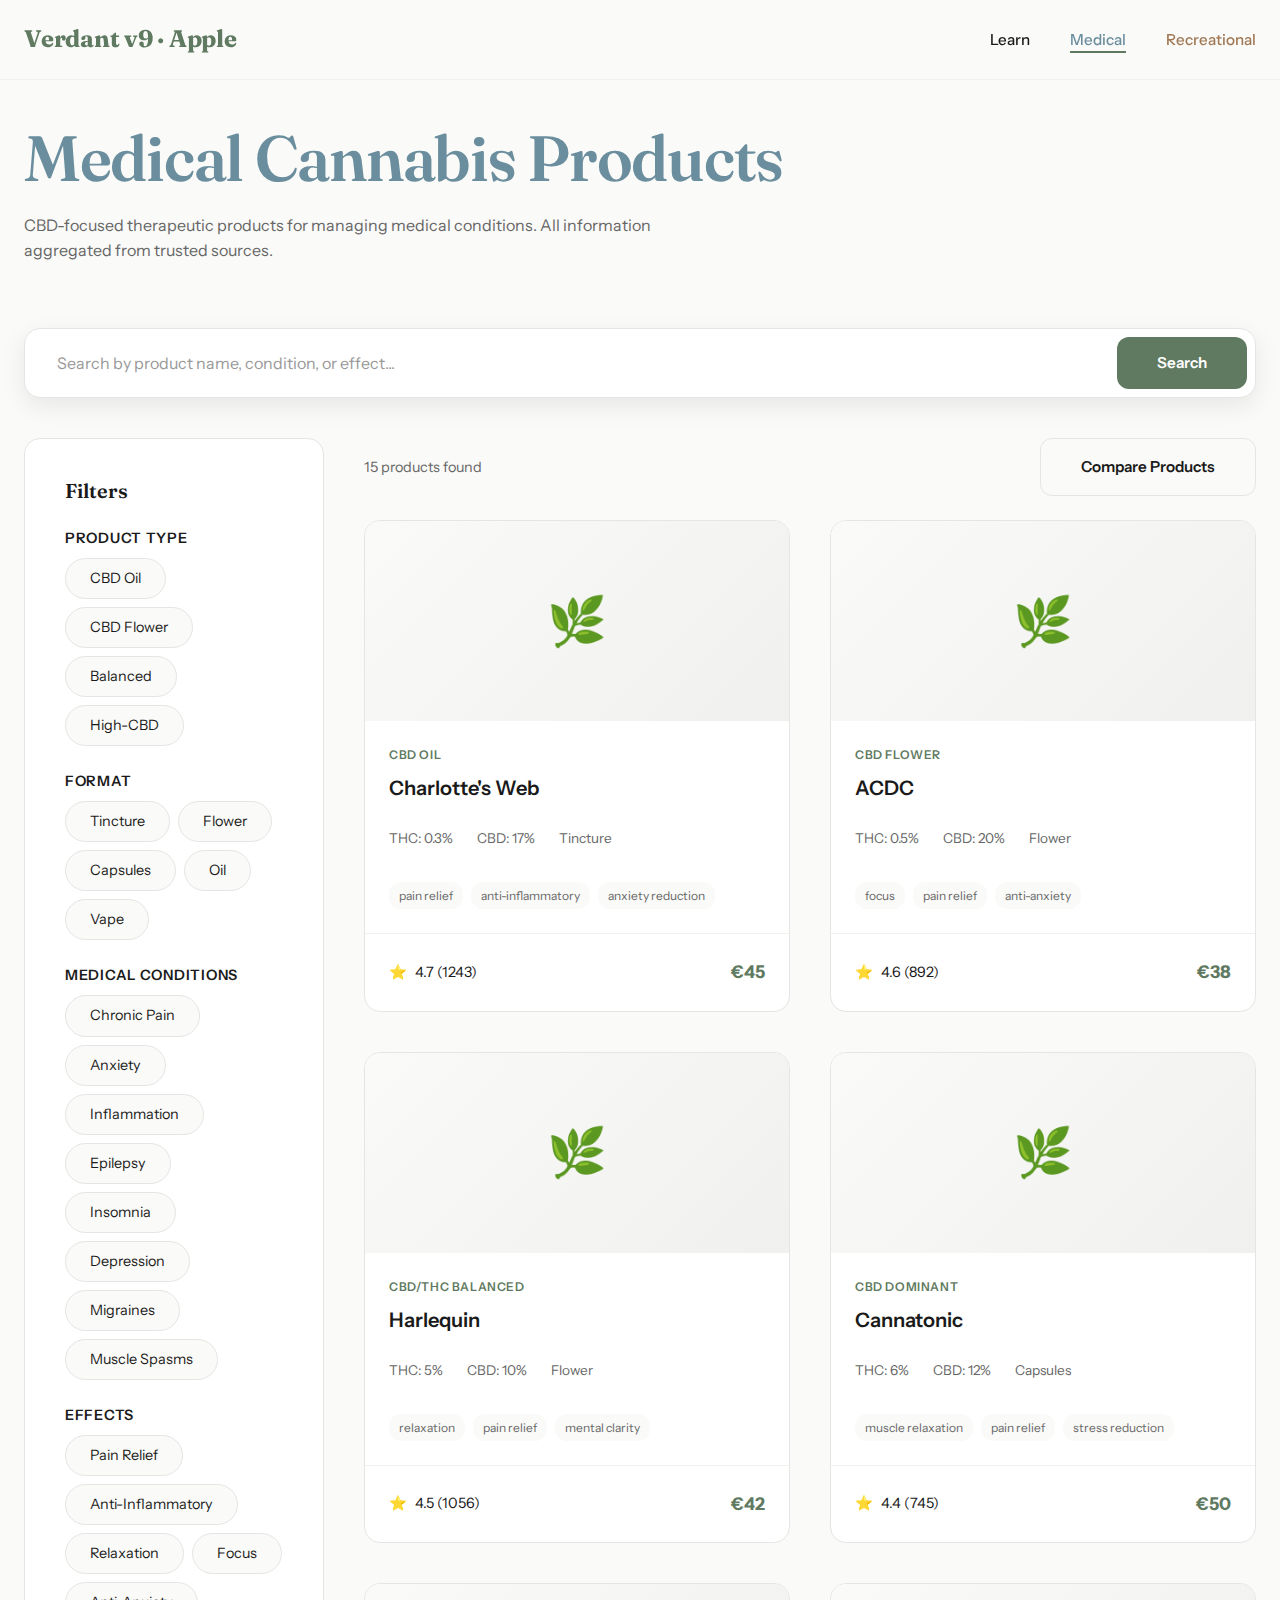
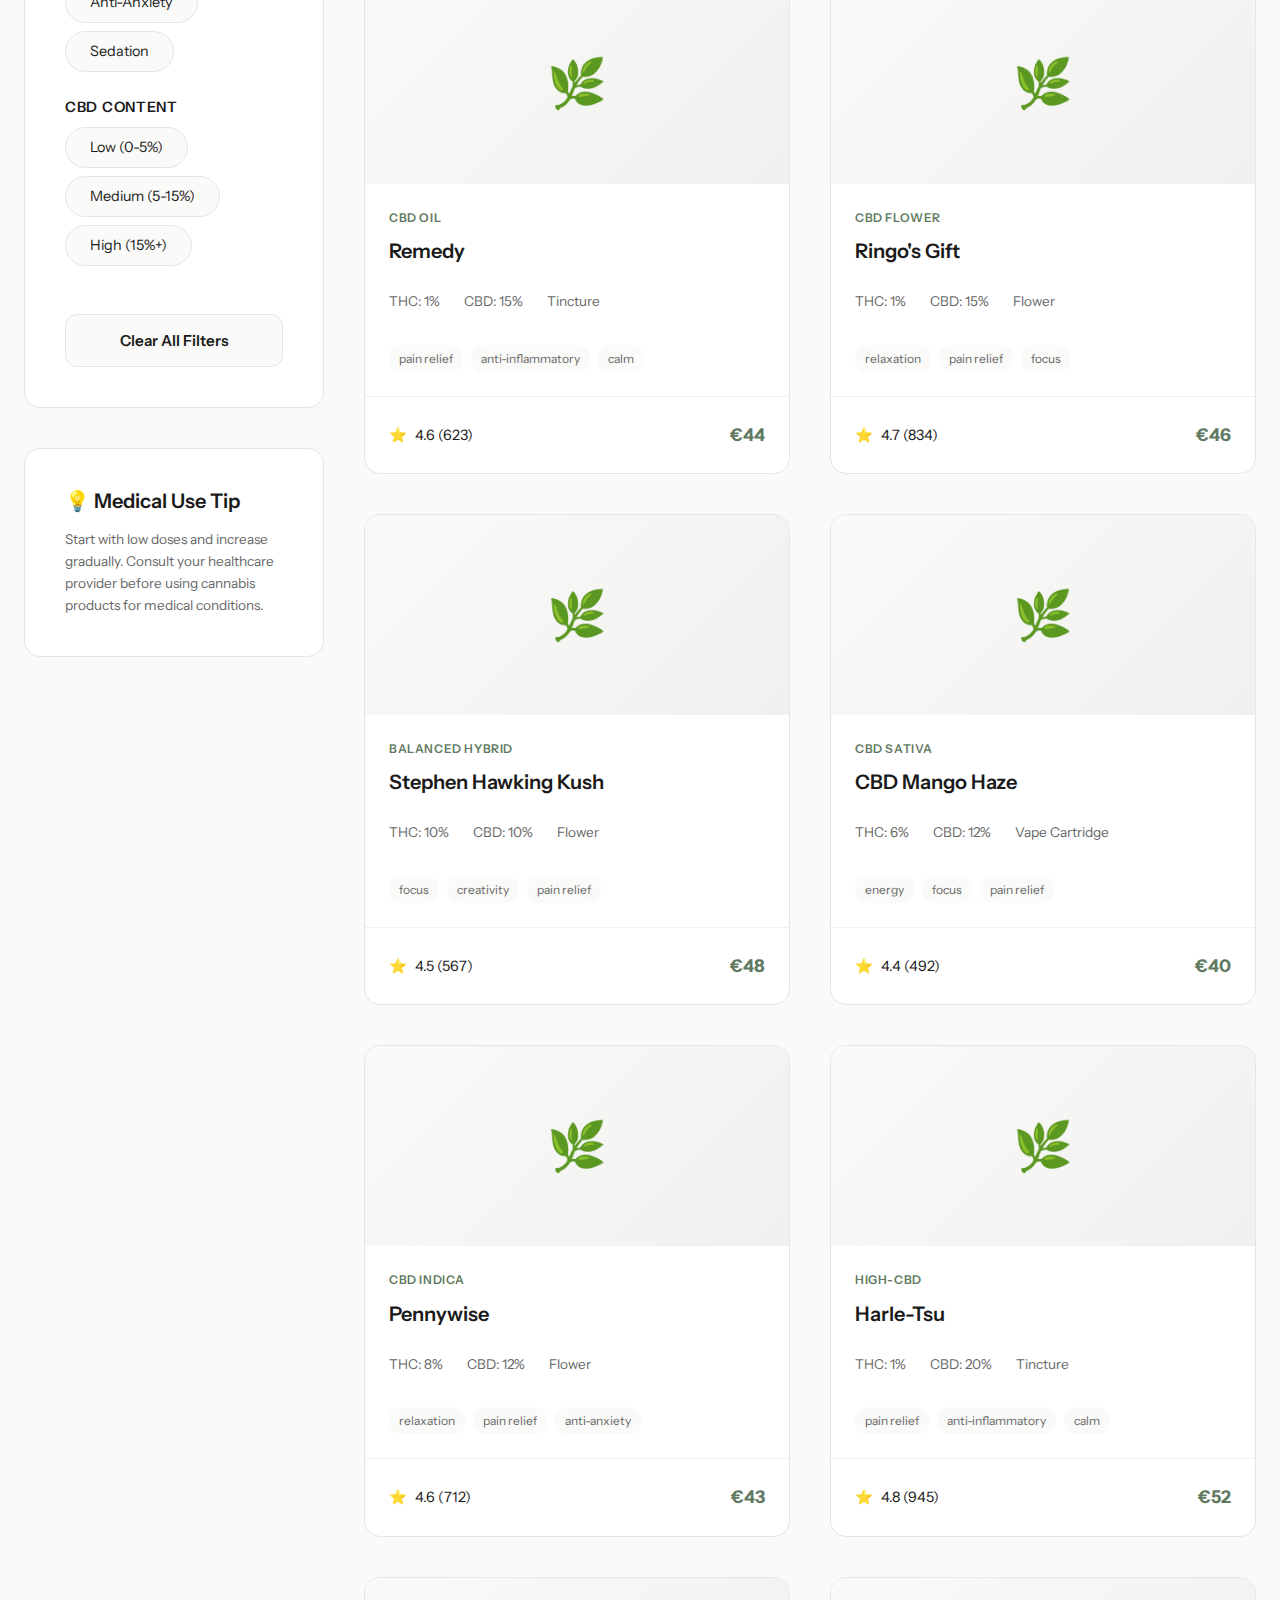
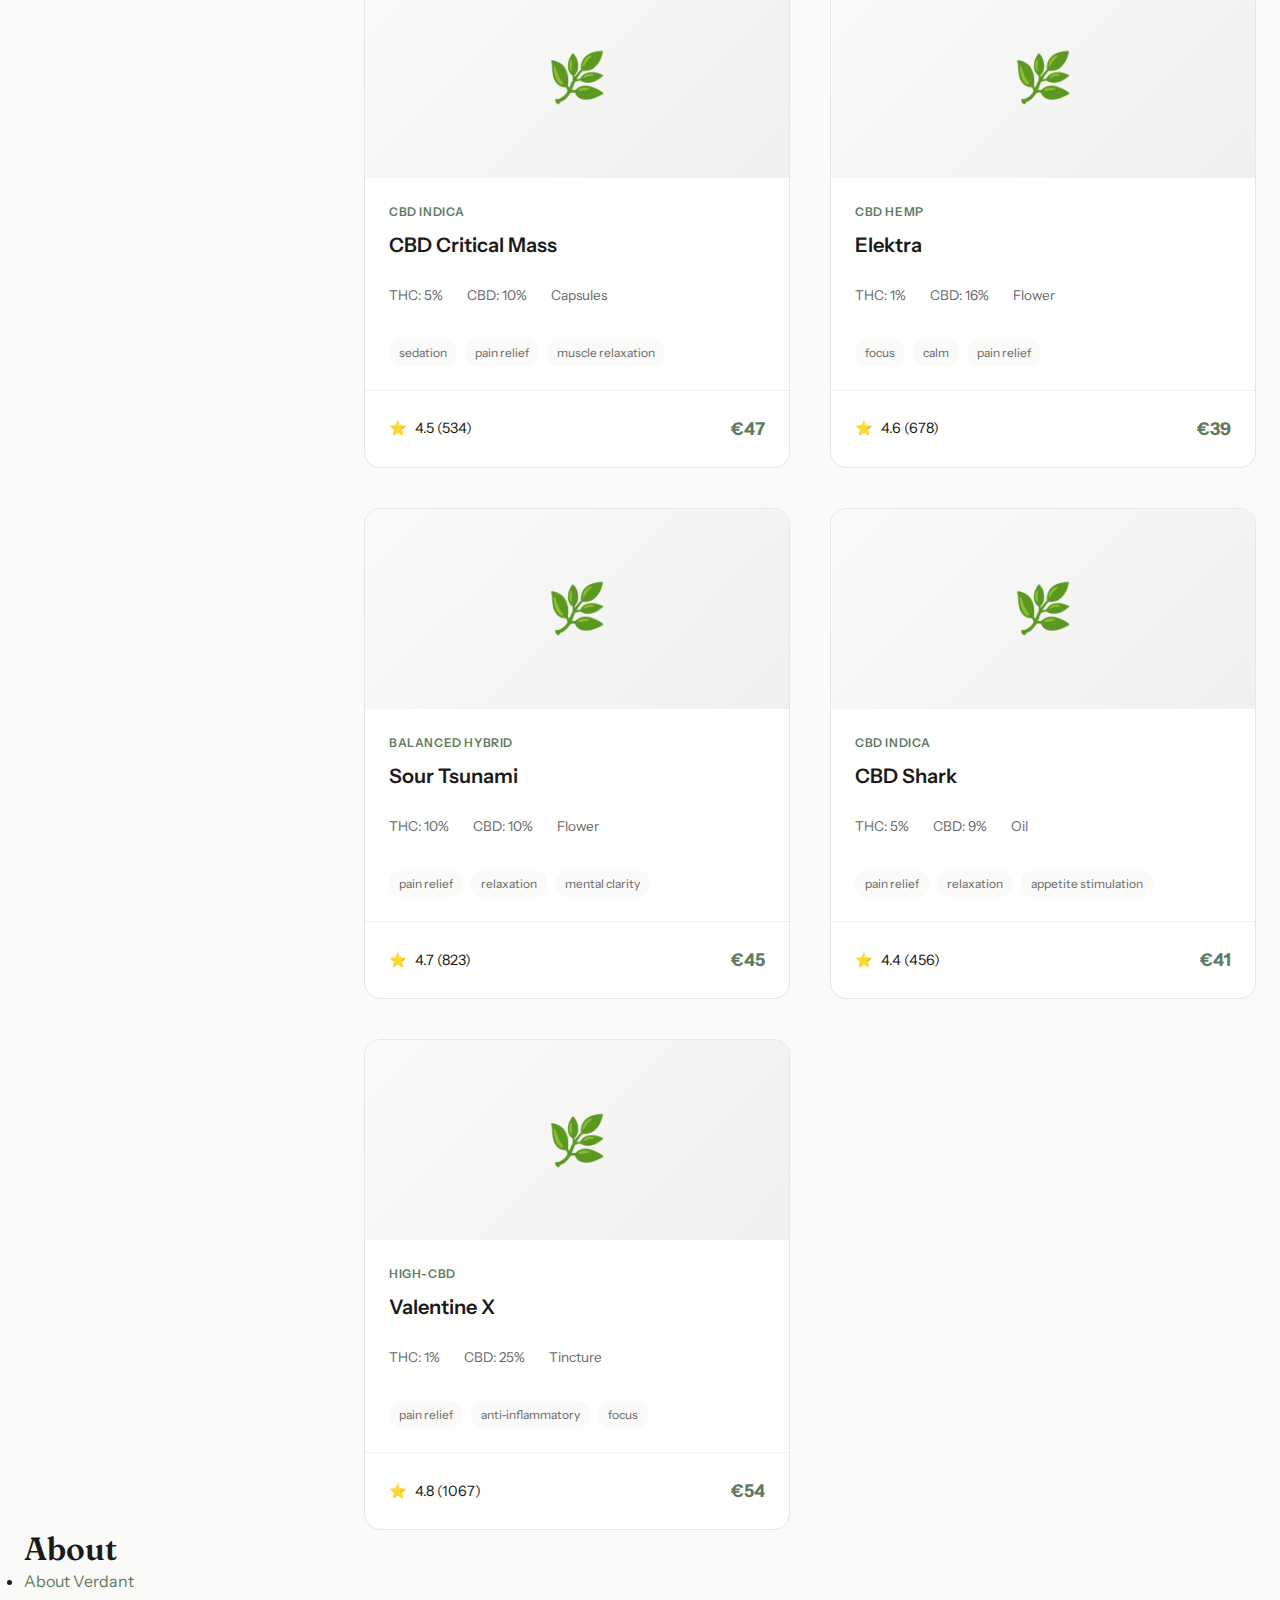
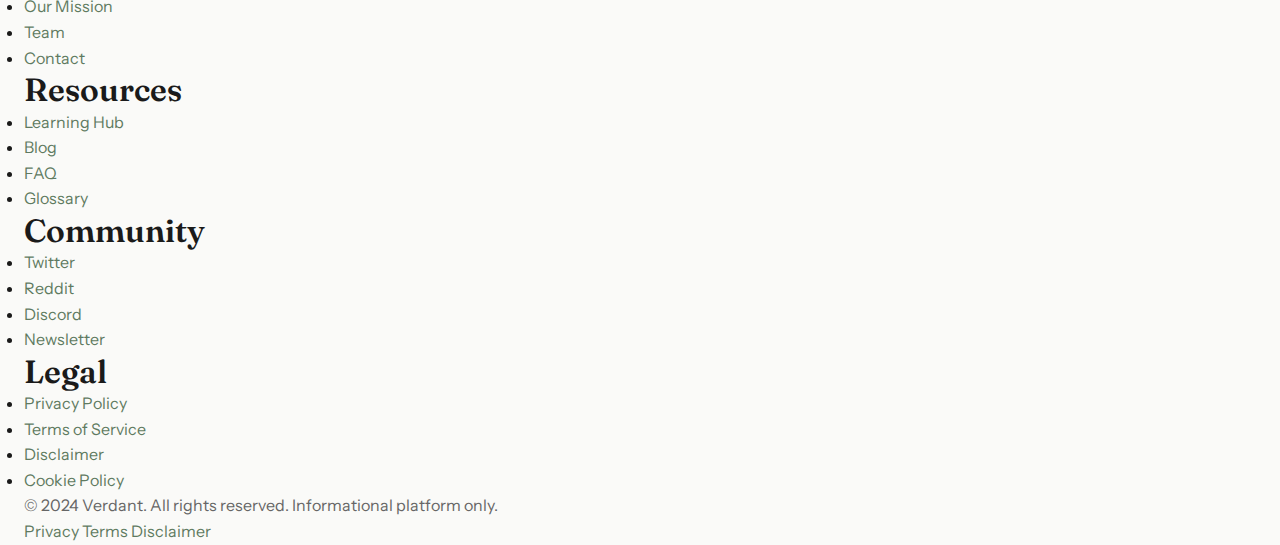
<file: medical.html>
<!DOCTYPE html>
<html lang="en">
<head>
  <meta charset="UTF-8">
  <meta name="viewport" content="width=device-width, initial-scale=1.0">
  <title>Medical Products - Verdant</title>
  <link rel="stylesheet" href="css/main.css">
</head>
<body>
  <header id="header">
    <div class="header-content">
      <a href="index.html" class="logo">
        Verdant
        <span class="logo-version">loading...</span>
      </a>
      <nav>
        <ul>
          <li><a href="learn.html">Learn</a></li>
          <li><a href="medical.html" class="medical-accent">Medical</a></li>
          <li><a href="recreational.html" class="recreational-accent">Recreational</a></li>
        </ul>
      </nav>
    </div>
  </header>

  <main style="padding-top: calc(var(--header-height) + var(--space-lg));">
    <div class="container">
      <div style="margin-bottom: var(--space-xl);">
        <h1 class="medical-accent">Medical Cannabis Products</h1>
        <p style="margin-top: var(--space-sm); color: var(--text-secondary);">CBD-focused therapeutic products for managing medical conditions. All information aggregated from trusted sources.</p>
      </div>

      <!-- Search Bar -->
      <div class="search-container" style="max-width: 100%; margin-bottom: var(--space-lg);">
        <div class="search-bar">
          <input type="text" id="searchInput" placeholder="Search by product name, condition, or effect...">
          <button onclick="applyFilters()">Search</button>
        </div>
      </div>

      <div style="display: grid; grid-template-columns: 300px 1fr; gap: var(--space-lg);">
        <!-- Filters Sidebar -->
        <aside class="filters-sidebar">
          <div class="filters-container">
            <h3 style="margin-bottom: var(--space-md); font-size: 1.25rem;">Filters</h3>
            
            <div class="filter-group">
              <label>Product Type</label>
              <div class="filter-tags">
                <div class="filter-tag" data-filter="type" data-value="CBD Oil">CBD Oil</div>
                <div class="filter-tag" data-filter="type" data-value="CBD Flower">CBD Flower</div>
                <div class="filter-tag" data-filter="type" data-value="CBD/THC Balanced">Balanced</div>
                <div class="filter-tag" data-filter="type" data-value="High-CBD">High-CBD</div>
              </div>
            </div>

            <div class="filter-group">
              <label>Format</label>
              <div class="filter-tags">
                <div class="filter-tag" data-filter="format" data-value="Tincture">Tincture</div>
                <div class="filter-tag" data-filter="format" data-value="Flower">Flower</div>
                <div class="filter-tag" data-filter="format" data-value="Capsules">Capsules</div>
                <div class="filter-tag" data-filter="format" data-value="Oil">Oil</div>
                <div class="filter-tag" data-filter="format" data-value="Vape Cartridge">Vape</div>
              </div>
            </div>

            <div class="filter-group">
              <label>Medical Conditions</label>
              <div class="filter-tags">
                <div class="filter-tag" data-filter="conditions" data-value="chronic pain">Chronic Pain</div>
                <div class="filter-tag" data-filter="conditions" data-value="anxiety">Anxiety</div>
                <div class="filter-tag" data-filter="conditions" data-value="inflammation">Inflammation</div>
                <div class="filter-tag" data-filter="conditions" data-value="epilepsy">Epilepsy</div>
                <div class="filter-tag" data-filter="conditions" data-value="insomnia">Insomnia</div>
                <div class="filter-tag" data-filter="conditions" data-value="depression">Depression</div>
                <div class="filter-tag" data-filter="conditions" data-value="migraines">Migraines</div>
                <div class="filter-tag" data-filter="conditions" data-value="muscle spasms">Muscle Spasms</div>
              </div>
            </div>

            <div class="filter-group">
              <label>Effects</label>
              <div class="filter-tags">
                <div class="filter-tag" data-filter="effects" data-value="pain relief">Pain Relief</div>
                <div class="filter-tag" data-filter="effects" data-value="anti-inflammatory">Anti-Inflammatory</div>
                <div class="filter-tag" data-filter="effects" data-value="relaxation">Relaxation</div>
                <div class="filter-tag" data-filter="effects" data-value="focus">Focus</div>
                <div class="filter-tag" data-filter="effects" data-value="anti-anxiety">Anti-Anxiety</div>
                <div class="filter-tag" data-filter="effects" data-value="sedation">Sedation</div>
              </div>
            </div>

            <div class="filter-group">
              <label>CBD Content</label>
              <div class="filter-tags">
                <div class="filter-tag" data-filter="cbdRange" data-value="low">Low (0-5%)</div>
                <div class="filter-tag" data-filter="cbdRange" data-value="medium">Medium (5-15%)</div>
                <div class="filter-tag" data-filter="cbdRange" data-value="high">High (15%+)</div>
              </div>
            </div>

            <button class="btn btn-secondary" onclick="clearFilters()" style="width: 100%; margin-top: var(--space-md);">Clear All Filters</button>
          </div>

          <!-- Info Box -->
          <div class="info-card" style="margin-top: var(--space-md);">
            <h4 style="margin-bottom: var(--space-sm);">💡 Medical Use Tip</h4>
            <p style="font-size: 0.85rem;">Start with low doses and increase gradually. Consult your healthcare provider before using cannabis products for medical conditions.</p>
          </div>
        </aside>

        <!-- Products Grid -->
        <div>
          <div style="display: flex; justify-content: space-between; align-items: center; margin-bottom: var(--space-md);">
            <div id="resultsCount" style="color: var(--text-secondary); font-size: 0.9rem;">Loading products...</div>
            <a href="compare.html?category=medical" class="btn btn-secondary">Compare Products</a>
          </div>
          
          <div class="products-grid" id="productsGrid">
            <!-- Products will be inserted here by JavaScript -->
          </div>
        </div>
      </div>
    </div>
  </main>

  <footer>
    <div class="container">
      <div class="footer-content">
        <div class="footer-section">
          <h3>About</h3>
          <ul>
            <li><a href="#about">About Verdant</a></li>
            <li><a href="#mission">Our Mission</a></li>
            <li><a href="#team">Team</a></li>
            <li><a href="#contact">Contact</a></li>
          </ul>
        </div>

        <div class="footer-section">
          <h3>Resources</h3>
          <ul>
            <li><a href="learn.html">Learning Hub</a></li>
            <li><a href="#blog">Blog</a></li>
            <li><a href="#faq">FAQ</a></li>
            <li><a href="#glossary">Glossary</a></li>
          </ul>
        </div>

        <div class="footer-section">
          <h3>Community</h3>
          <ul>
            <li><a href="#twitter">Twitter</a></li>
            <li><a href="#reddit">Reddit</a></li>
            <li><a href="#discord">Discord</a></li>
            <li><a href="#newsletter">Newsletter</a></li>
          </ul>
        </div>

        <div class="footer-section">
          <h3>Legal</h3>
          <ul>
            <li><a href="#privacy">Privacy Policy</a></li>
            <li><a href="#terms">Terms of Service</a></li>
            <li><a href="#disclaimer">Disclaimer</a></li>
            <li><a href="#cookies">Cookie Policy</a></li>
          </ul>
        </div>
      </div>

      <div class="footer-bottom">
        <p class="footer-copyright">&copy; 2024 Verdant. All rights reserved. Informational platform only.</p>
        <div class="footer-legal">
          <a href="#privacy">Privacy</a>
          <a href="#terms">Terms</a>
          <a href="#disclaimer">Disclaimer</a>
        </div>
      </div>
    </div>
  </footer>

  <!-- Mobile Filter Toggle Button -->
  <button class="filter-toggle-btn" onclick="toggleFilterPanel()" aria-label="Toggle filters" aria-expanded="false" aria-controls="filtersPanel">🔧</button>

  <!-- Filter Overlay -->
  <div class="filter-overlay" id="filterOverlay" onclick="closeFilterPanel()" role="presentation"></div>

  <!-- Mobile Filter Panel -->
  <div class="filters-panel" id="filtersPanel">
    <div class="filters-panel-header show">
      <h2>Filters</h2>
      <button class="filters-panel-close" onclick="closeFilterPanel()">✕</button>
    </div>
    <div class="filters-container" id="mobileFiltersContainer">
      <!-- Filters will be cloned here for mobile -->
    </div>
  </div>

  <script src="js/main.js"></script>
  <script>
    let products = [];
    let activeFilters = {};

    // Initialize page
    async function init() {
      const data = await window.verdant.loadProducts();
      products = data.medical;

      // Apply URL filters from guided flow (if present)
      window.verdant.applyURLFilters(activeFilters);

      // Setup event listeners
      window.verdant.setupFilterTags(activeFilters, applyFilters);
      window.verdant.setupSearch(activeFilters, applyFilters, products, 'medical');

      // Activate filter tags based on URL parameters
      window.verdant.activateFilterTags(activeFilters);

      // Setup mobile filter panel
      setupMobileFilters();

      // Initial render
      applyFilters();
    }

    // Apply filters and render
    function applyFilters() {
      const filtered = window.verdant.filterProducts(products, activeFilters);
      window.verdant.renderProducts(filtered, 'productsGrid', 'medical');
    }

    // Clear all filters
    function clearFilters() {
      activeFilters = {};
      document.querySelectorAll('.filter-tag.active').forEach(tag => {
        tag.classList.remove('active');
      });
      document.getElementById('searchInput').value = '';
      applyFilters();
    }

    // Mobile filter panel functions
    function toggleFilterPanel() {
      const panel = document.getElementById('filtersPanel');
      const overlay = document.getElementById('filterOverlay');
      const btn = document.querySelector('.filter-toggle-btn');
      const isOpen = panel.classList.contains('active');

      panel.classList.toggle('active');
      overlay.classList.toggle('active');
      document.body.style.overflow = !isOpen ? 'hidden' : 'auto';

      // Update aria-expanded for accessibility
      if (btn) {
        btn.setAttribute('aria-expanded', !isOpen);
      }
    }

    function closeFilterPanel() {
      const panel = document.getElementById('filtersPanel');
      const overlay = document.getElementById('filterOverlay');
      const btn = document.querySelector('.filter-toggle-btn');

      panel.classList.remove('active');
      overlay.classList.remove('active');
      document.body.style.overflow = 'auto';

      // Update aria-expanded for accessibility
      if (btn) {
        btn.setAttribute('aria-expanded', 'false');
      }
    }

    function setupMobileFilters() {
      // Clone filter container for mobile
      const desktopContainer = document.querySelector('.filters-sidebar .filters-container');
      const mobileContainer = document.getElementById('mobileFiltersContainer');

      if (desktopContainer && mobileContainer) {
        mobileContainer.innerHTML = desktopContainer.innerHTML;

        // Setup event listeners for mobile filters
        mobileContainer.querySelectorAll('.filter-tag').forEach(tag => {
          tag.addEventListener('click', () => {
            const desktopTag = document.querySelector(
              `.filters-sidebar .filter-tag[data-filter="${tag.dataset.filter}"][data-value="${tag.dataset.value}"]`
            );
            if (desktopTag) {
              desktopTag.click();
              tag.classList.toggle('active');
            }
          });
        });
      }
    }

    // Header scroll effect
    window.addEventListener('scroll', () => {
      const header = document.getElementById('header');
      if (window.scrollY > 50) {
        header.classList.add('scrolled');
      } else {
        header.classList.remove('scrolled');
      }
    });

    // Start
    init();
  </script>
</body>
</html>
</file>
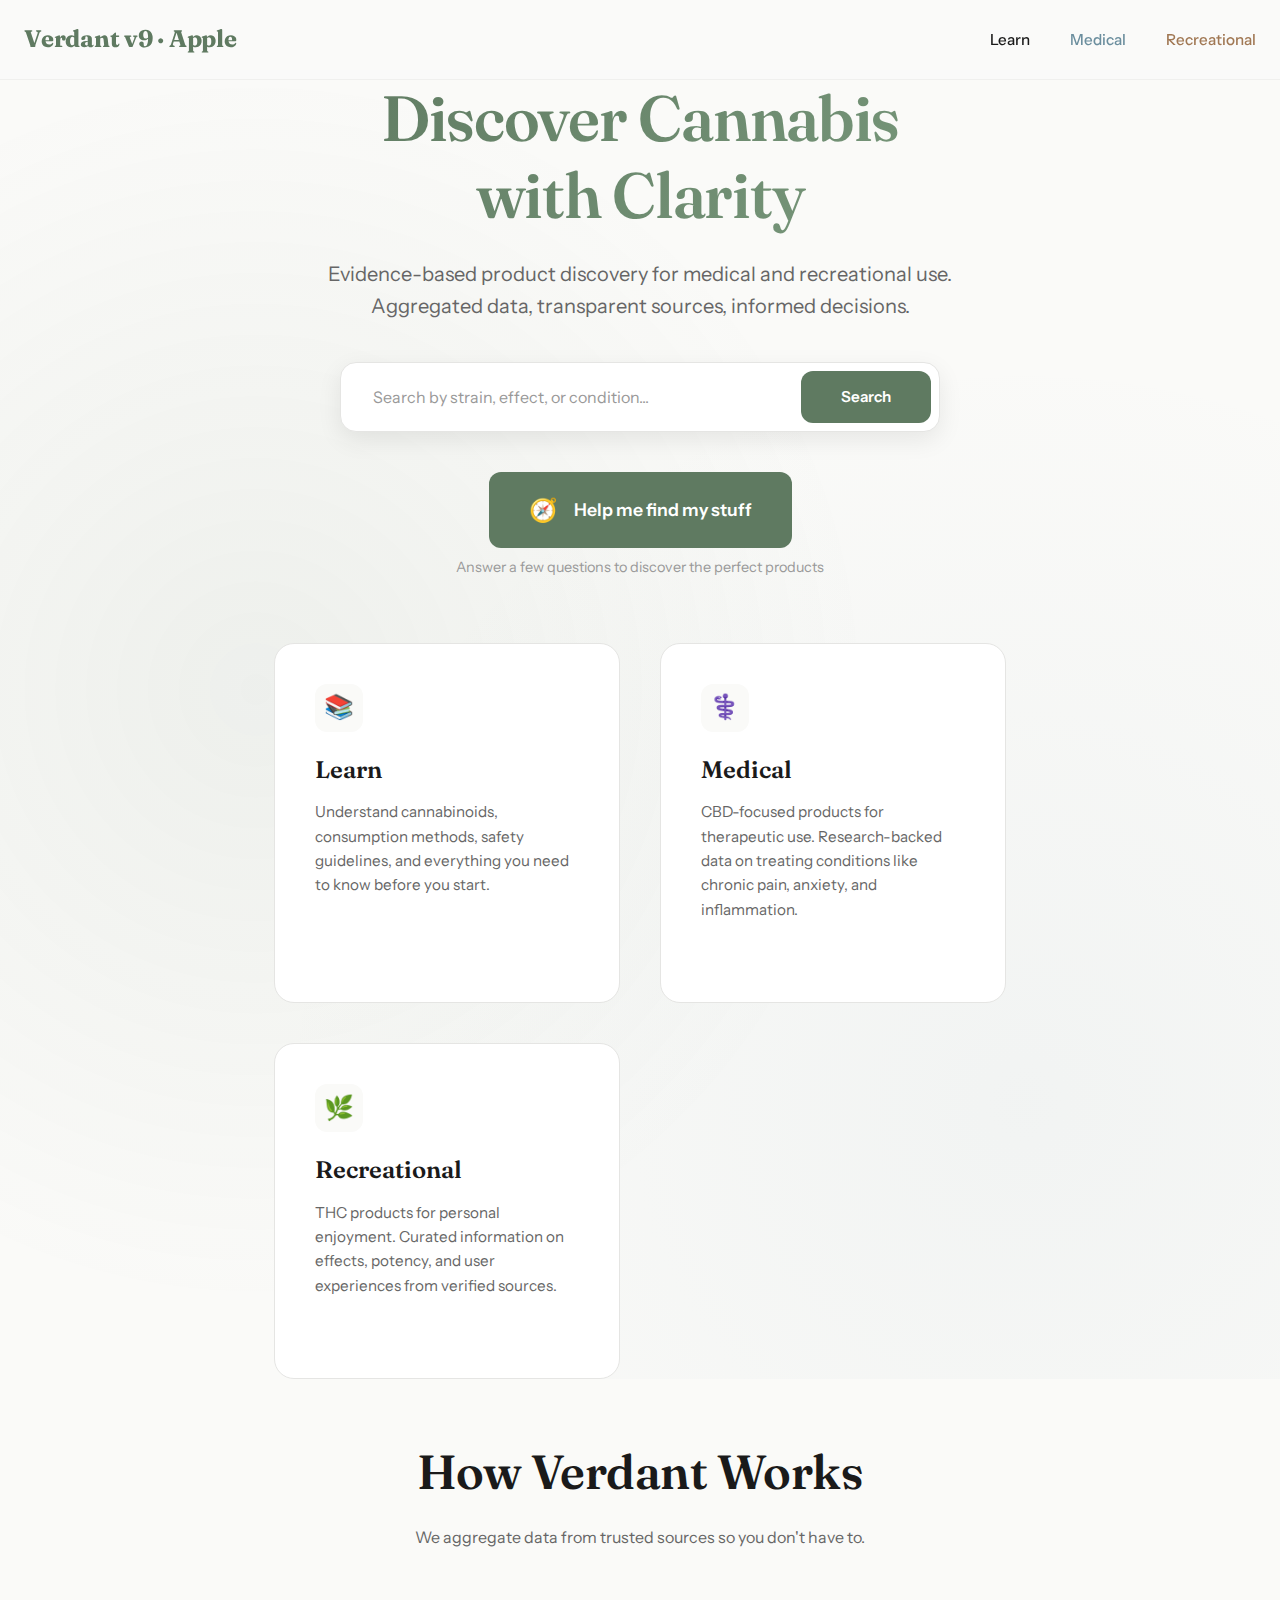
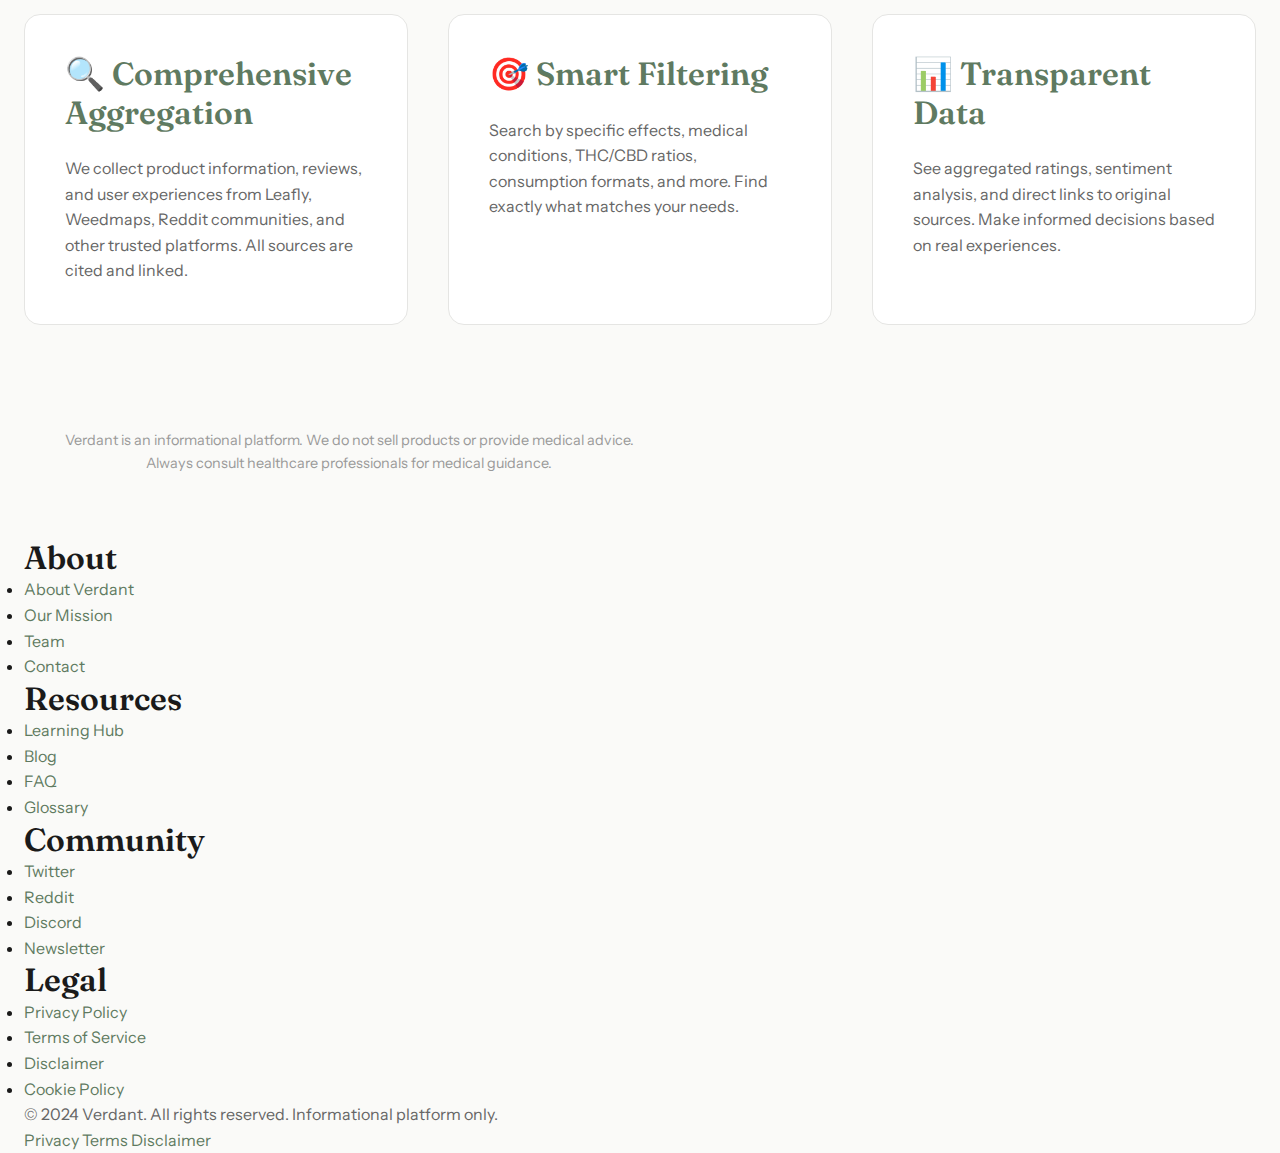
<file: product.html>
<!DOCTYPE html>
<html lang="en">
<head>
  <meta charset="UTF-8">
  <meta name="viewport" content="width=device-width, initial-scale=1.0">
  <title>Product Details - Verdant</title>
  <link rel="stylesheet" href="css/main.css">
</head>
<body>
  <header id="header">
    <div class="header-content">
      <a href="index.html" class="logo">Verdant</a>
      <nav>
        <ul>
          <li><a href="learn.html">Learn</a></li>
          <li><a href="medical.html" class="medical-accent">Medical</a></li>
          <li><a href="recreational.html" class="recreational-accent">Recreational</a></li>
        </ul>
      </nav>
    </div>
  </header>

  <main style="padding-top: calc(var(--header-height) + var(--space-lg));">
    <div class="container">
      <div id="productDetails">
        <!-- Product details will be inserted here -->
      </div>
    </div>
  </main>

  <script src="js/main.js"></script>
  <script>
    let product = null;
    let category = '';

    async function init() {
      // Get product ID from URL
      const urlParams = new URLSearchParams(window.location.search);
      const productId = urlParams.get('id');
      category = urlParams.get('category');
      
      if (!productId || !category) {
        window.location.href = 'index.html';
        return;
      }

      // Load products
      const data = await window.verdant.loadProducts();
      product = data[category].find(p => p.id === productId);
      
      if (!product) {
        window.location.href = 'index.html';
        return;
      }

      renderProductDetail();
    }

    function renderProductDetail() {
      const isMedical = category === 'medical';
      const accentColor = isMedical ? 'var(--medical)' : 'var(--recreational)';
      
      // Build slang section if exists
      const slangSection = product.slang ? `
        <div style="margin-top: var(--space-xs); color: var(--text-tertiary); font-size: 0.9rem;">
          <strong>Also known as:</strong> ${product.slang.join(', ')}
        </div>
      ` : '';
      
      // Build effects/conditions section
      const effectsLabel = isMedical ? 'Therapeutic Effects' : 'Effects & Mood';
      const effectsData = isMedical ? product.effects : [...(product.effects || []), ...(product.mood || [])];
      const effectsTags = effectsData.map(e => 
        `<span style="display: inline-block; padding: 8px 16px; background: var(--bg); border: 1px solid var(--border); border-radius: 20px; margin: 4px;">${e}</span>`
      ).join('');
      
      // Build conditions section for medical
      const conditionsSection = isMedical && product.conditions ? `
        <div class="info-card">
          <h3>Medical Conditions</h3>
          <div style="display: flex; flex-wrap: wrap; gap: var(--space-xs); margin-top: var(--space-md);">
            ${product.conditions.map(c => 
              `<span style="display: inline-block; padding: 8px 16px; background: rgba(107, 142, 158, 0.1); border: 1px solid var(--medical); border-radius: 20px; color: var(--medical);">${c}</span>`
            ).join('')}
          </div>
        </div>
      ` : '';
      
      // Simulate aggregated review data
      const totalReviews = product.reviews;
      const positivePct = 87;
      const neutralPct = 10;
      const negativePct = 3;
      
      // Build sources section
      const sourcesHTML = product.sources.map(source => `
        <a href="${source.url}" target="_blank" rel="noopener noreferrer" 
           style="display: flex; justify-content: space-between; align-items: center; padding: var(--space-md); background: var(--bg); border: 1px solid var(--border); border-radius: 12px; text-decoration: none; transition: var(--transition);"
           onmouseover="this.style.borderColor='${accentColor}'; this.style.background='rgba(95, 122, 97, 0.05)';"
           onmouseout="this.style.borderColor='var(--border)'; this.style.background='var(--bg)';">
          <div>
            <div style="font-weight: 600; color: var(--text); margin-bottom: 4px;">${source.name}</div>
            <div style="font-size: 0.85rem; color: var(--text-tertiary);">View product on ${source.name}</div>
          </div>
          <div style="display: flex; align-items: center; gap: var(--space-sm);">
            ${window.verdant.getSentimentBadge(source.sentiment)}
            <span style="color: ${accentColor};">→</span>
          </div>
        </a>
      `).join('');
      
      const html = `
        <!-- Breadcrumb -->
        <div style="margin-bottom: var(--space-md);">
          <a href="${isMedical ? 'medical.html' : 'recreational.html'}" style="color: ${accentColor}; font-size: 0.9rem;">
            ← Back to ${isMedical ? 'Medical' : 'Recreational'} Products
          </a>
        </div>

        <!-- Product Header -->
        <div style="display: grid; grid-template-columns: 1fr 2fr; gap: var(--space-xl); margin-bottom: var(--space-xl);">
          <div>
            <div style="width: 100%; aspect-ratio: 1; background: linear-gradient(135deg, var(--bg) 0%, var(--border-light) 100%); border-radius: 20px; display: flex; align-items: center; justify-content: center; font-size: 6rem; border: 1px solid var(--border);">
              🌿
            </div>
          </div>
          
          <div>
            <div style="display: inline-block; padding: 6px 16px; background: ${accentColor}; color: white; border-radius: 20px; font-size: 0.85rem; font-weight: 600; margin-bottom: var(--space-sm);">
              ${product.type}
            </div>
            <h1 style="margin-bottom: var(--space-sm);">${product.name}</h1>
            ${slangSection}
            
            <div style="display: flex; align-items: center; gap: var(--space-lg); margin: var(--space-lg) 0; padding: var(--space-md) 0; border-top: 1px solid var(--border-light); border-bottom: 1px solid var(--border-light);">
              <div>
                <div style="font-size: 0.85rem; color: var(--text-tertiary); margin-bottom: 4px;">Rating</div>
                <div style="font-size: 1.5rem; font-weight: 700; color: ${accentColor};">
                  ${product.rating} ⭐
                </div>
                <div style="font-size: 0.85rem; color: var(--text-tertiary);">${window.verdant.formatNumber(totalReviews)} reviews</div>
              </div>
              
              <div style="border-left: 1px solid var(--border); padding-left: var(--space-lg);">
                <div style="font-size: 0.85rem; color: var(--text-tertiary); margin-bottom: 4px;">THC</div>
                <div style="font-size: 1.5rem; font-weight: 700; color: var(--text);">${product.thc}</div>
              </div>
              
              <div style="border-left: 1px solid var(--border); padding-left: var(--space-lg);">
                <div style="font-size: 0.85rem; color: var(--text-tertiary); margin-bottom: 4px;">CBD</div>
                <div style="font-size: 1.5rem; font-weight: 700; color: var(--text);">${product.cbd}</div>
              </div>
              
              <div style="border-left: 1px solid var(--border); padding-left: var(--space-lg);">
                <div style="font-size: 0.85rem; color: var(--text-tertiary); margin-bottom: 4px;">Format</div>
                <div style="font-size: 1.1rem; font-weight: 600; color: var(--text);">${product.format}</div>
              </div>
              
              <div style="border-left: 1px solid var(--border); padding-left: var(--space-lg); margin-left: auto;">
                <div style="font-size: 0.85rem; color: var(--text-tertiary); margin-bottom: 4px;">Est. Price</div>
                <div style="font-size: 1.75rem; font-weight: 700; color: ${accentColor};">${product.price}</div>
              </div>
            </div>
            
            <p style="font-size: 1.1rem; line-height: 1.7; color: var(--text-secondary); margin-bottom: var(--space-lg);">
              ${product.description}
            </p>
          </div>
        </div>

        <!-- Effects & Conditions -->
        <div style="display: grid; grid-template-columns: ${isMedical ? '1fr 1fr' : '1fr'}; gap: var(--space-lg); margin-bottom: var(--space-lg);">
          <div class="info-card">
            <h3>${effectsLabel}</h3>
            <div style="display: flex; flex-wrap: wrap; gap: var(--space-xs); margin-top: var(--space-md);">
              ${effectsTags}
            </div>
          </div>
          ${conditionsSection}
        </div>

        <!-- Aggregated Reviews -->
        <div class="info-card" style="margin-bottom: var(--space-lg);">
          <h3>Aggregated User Reviews</h3>
          <p style="margin: var(--space-sm) 0; color: var(--text-secondary);">
            Sentiment analysis based on ${window.verdant.formatNumber(totalReviews)} reviews from multiple platforms
          </p>
          
          <div style="display: grid; grid-template-columns: repeat(3, 1fr); gap: var(--space-md); margin-top: var(--space-lg);">
            <div style="text-align: center; padding: var(--space-md); background: rgba(95, 122, 97, 0.05); border-radius: 12px;">
              <div style="font-size: 2.5rem; font-weight: 700; color: var(--primary); margin-bottom: var(--space-xs);">${positivePct}%</div>
              <div style="font-size: 0.9rem; color: var(--text-secondary);">Positive</div>
              <div style="font-size: 0.85rem; color: var(--text-tertiary); margin-top: 4px;">${Math.round(totalReviews * positivePct / 100)} users</div>
            </div>
            
            <div style="text-align: center; padding: var(--space-md); background: var(--bg); border-radius: 12px;">
              <div style="font-size: 2.5rem; font-weight: 700; color: var(--text-secondary); margin-bottom: var(--space-xs);">${neutralPct}%</div>
              <div style="font-size: 0.9rem; color: var(--text-secondary);">Neutral</div>
              <div style="font-size: 0.85rem; color: var(--text-tertiary); margin-top: 4px;">${Math.round(totalReviews * neutralPct / 100)} users</div>
            </div>
            
            <div style="text-align: center; padding: var(--space-md); background: var(--bg); border-radius: 12px;">
              <div style="font-size: 2.5rem; font-weight: 700; color: var(--text-tertiary); margin-bottom: var(--space-xs);">${negativePct}%</div>
              <div style="font-size: 0.9rem; color: var(--text-secondary);">Negative</div>
              <div style="font-size: 0.85rem; color: var(--text-tertiary); margin-top: 4px;">${Math.round(totalReviews * negativePct / 100)} users</div>
            </div>
          </div>

          <div style="margin-top: var(--space-lg); padding: var(--space-md); background: var(--bg); border-left: 4px solid ${accentColor}; border-radius: 8px;">
            <h4 style="margin-bottom: var(--space-sm);">Common User Feedback</h4>
            <ul style="margin: 0; padding-left: var(--space-lg);">
              <li style="margin: var(--space-xs) 0; color: var(--text-secondary);">
                <strong>Most reported effect:</strong> ${isMedical ? 'Effective pain relief without sedation' : 'Balanced euphoria with clear-headedness'}
              </li>
              <li style="margin: var(--space-xs) 0; color: var(--text-secondary);">
                <strong>Duration:</strong> Effects typically last 3-4 hours for most users
              </li>
              <li style="margin: var(--space-xs) 0; color: var(--text-secondary);">
                <strong>Side effects:</strong> Minimal adverse effects reported; dry mouth most common
              </li>
              ${isMedical ? `<li style="margin: var(--space-xs) 0; color: var(--text-secondary);"><strong>Medical efficacy:</strong> 87% of users report symptom improvement</li>` : `<li style="margin: var(--space-xs) 0; color: var(--text-secondary);"><strong>User tip:</strong> Best enjoyed in social settings or creative activities</li>`}
            </ul>
          </div>
        </div>

        <!-- Data Sources -->
        <div class="info-card">
          <h3>View on Partner Platforms</h3>
          <p style="margin: var(--space-sm) 0 var(--space-lg); color: var(--text-secondary);">
            All data aggregated from these trusted sources. Click to view full reviews and purchase options.
          </p>
          
          <div style="display: grid; gap: var(--space-md);">
            ${sourcesHTML}
          </div>
        </div>

        <!-- Disclaimer -->
        <div style="margin-top: var(--space-xl); padding: var(--space-lg); background: var(--bg); border: 1px solid var(--border); border-radius: 16px; text-align: center;">
          <p style="font-size: 0.9rem; color: var(--text-tertiary); max-width: 100%;">
            <strong>Disclaimer:</strong> Verdant is an informational platform. We do not sell products or provide medical advice. 
            ${isMedical ? 'Consult healthcare professionals before using cannabis for medical conditions.' : 'Use responsibly and in accordance with local laws.'}
            Product availability, pricing, and potency may vary. All data sourced from third-party platforms.
          </p>
        </div>
      `;
      
      document.getElementById('productDetails').innerHTML = html;
    }

    // Header scroll effect
    window.addEventListener('scroll', () => {
      const header = document.getElementById('header');
      if (window.scrollY > 50) {
        header.classList.add('scrolled');
      } else {
        header.classList.remove('scrolled');
      }
    });

    init();
  </script>
</body>
</html>
</file>
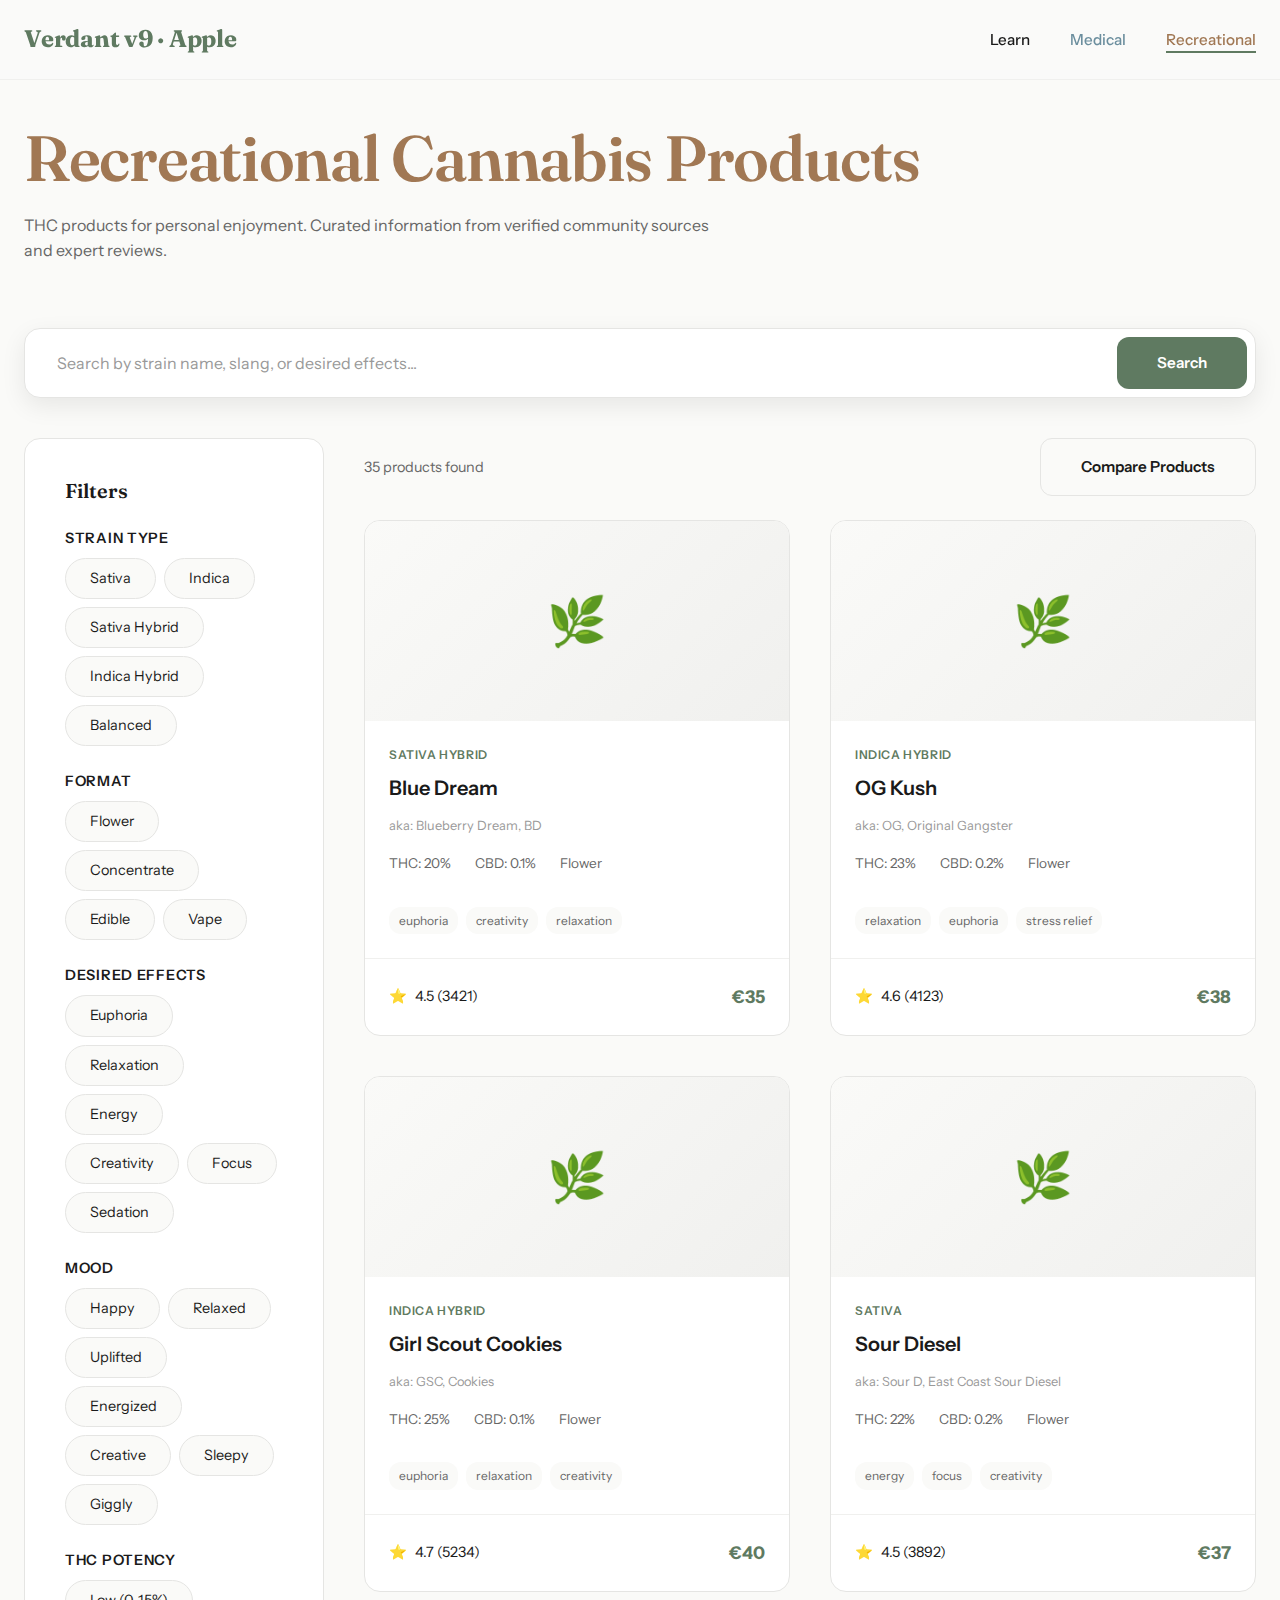
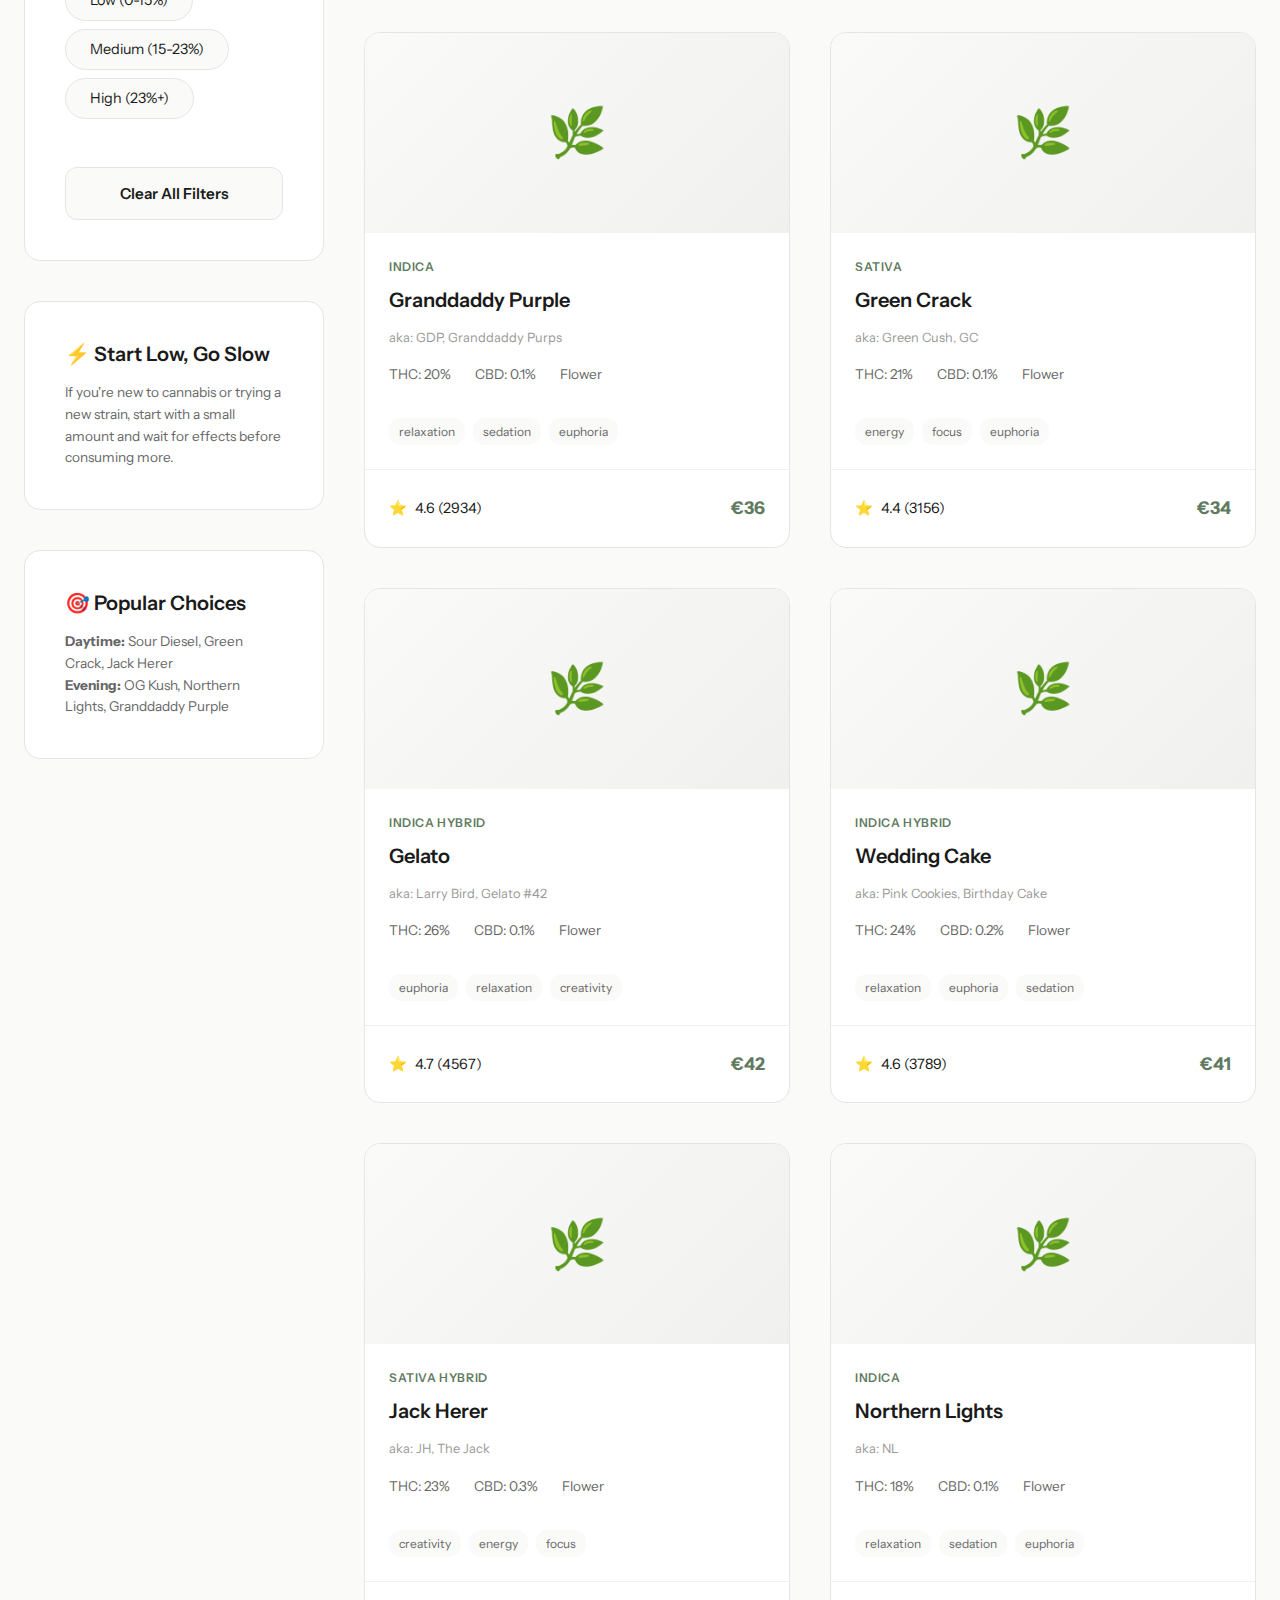
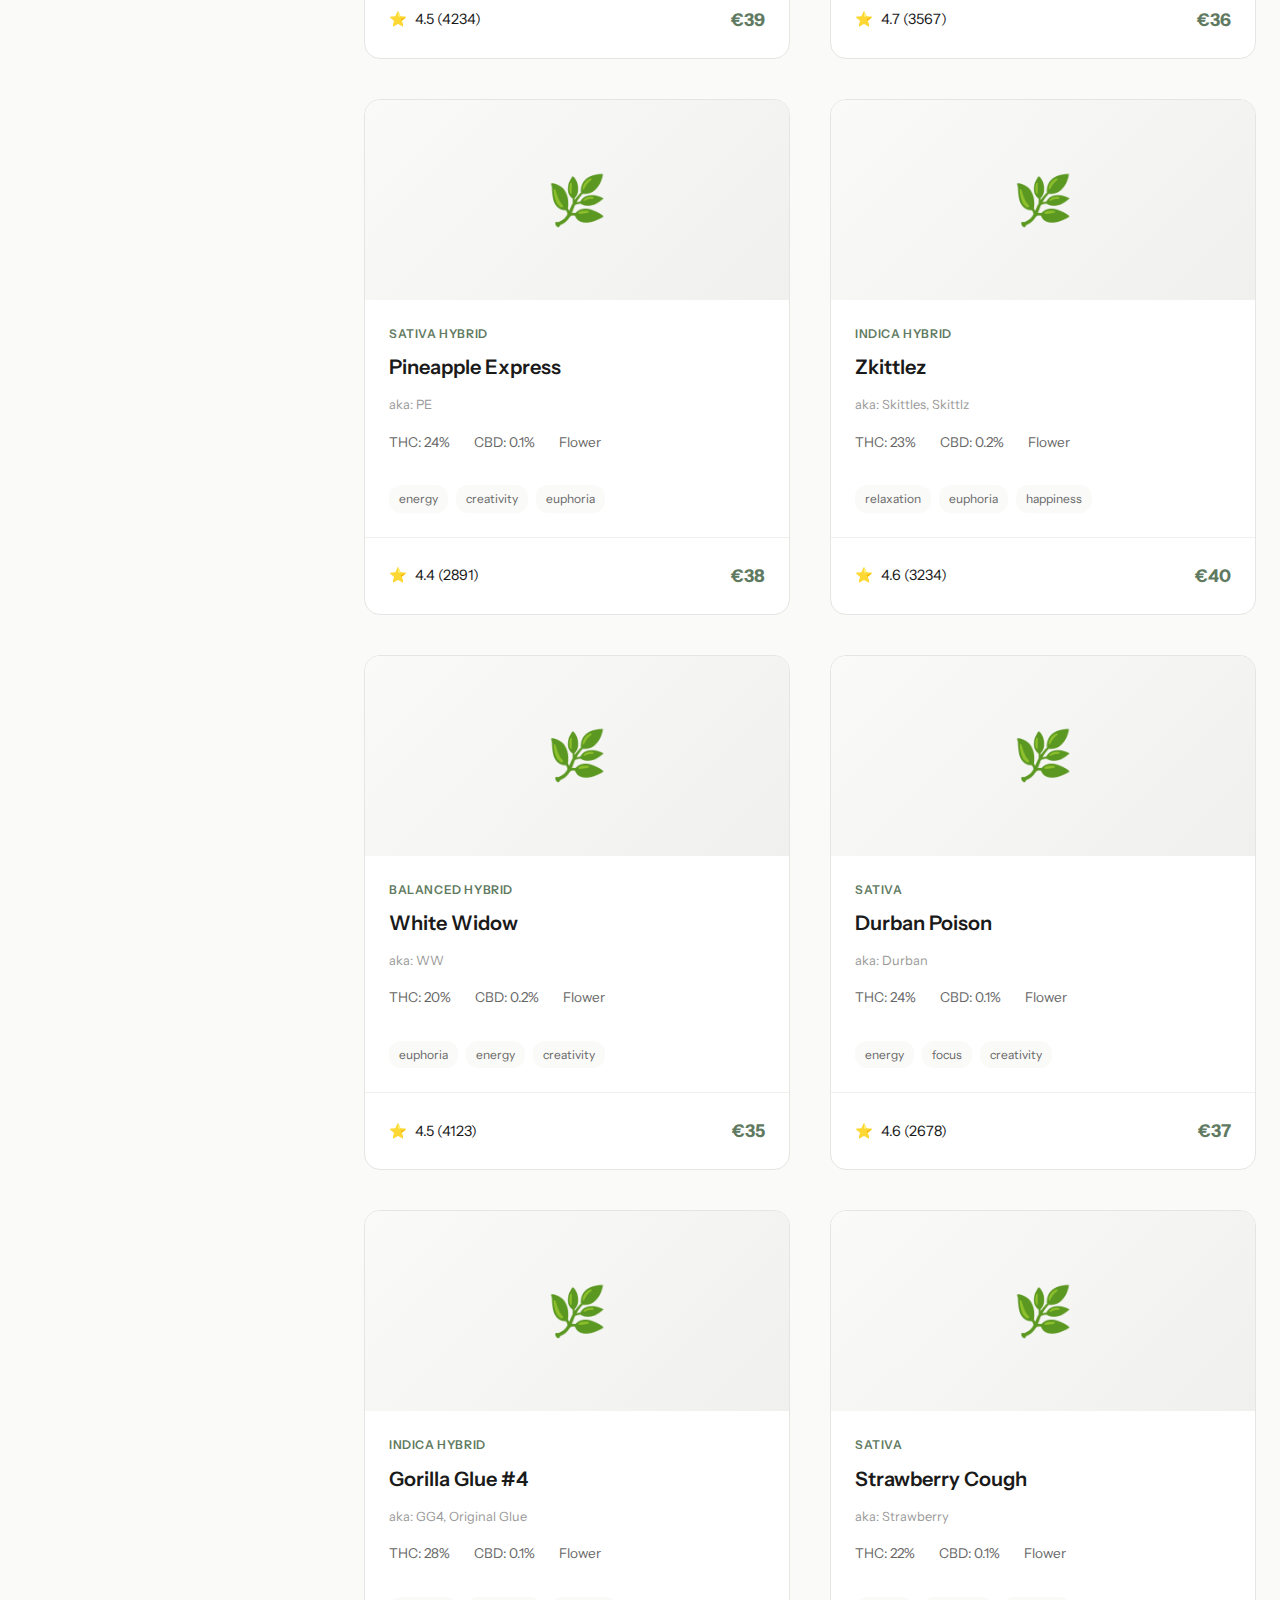
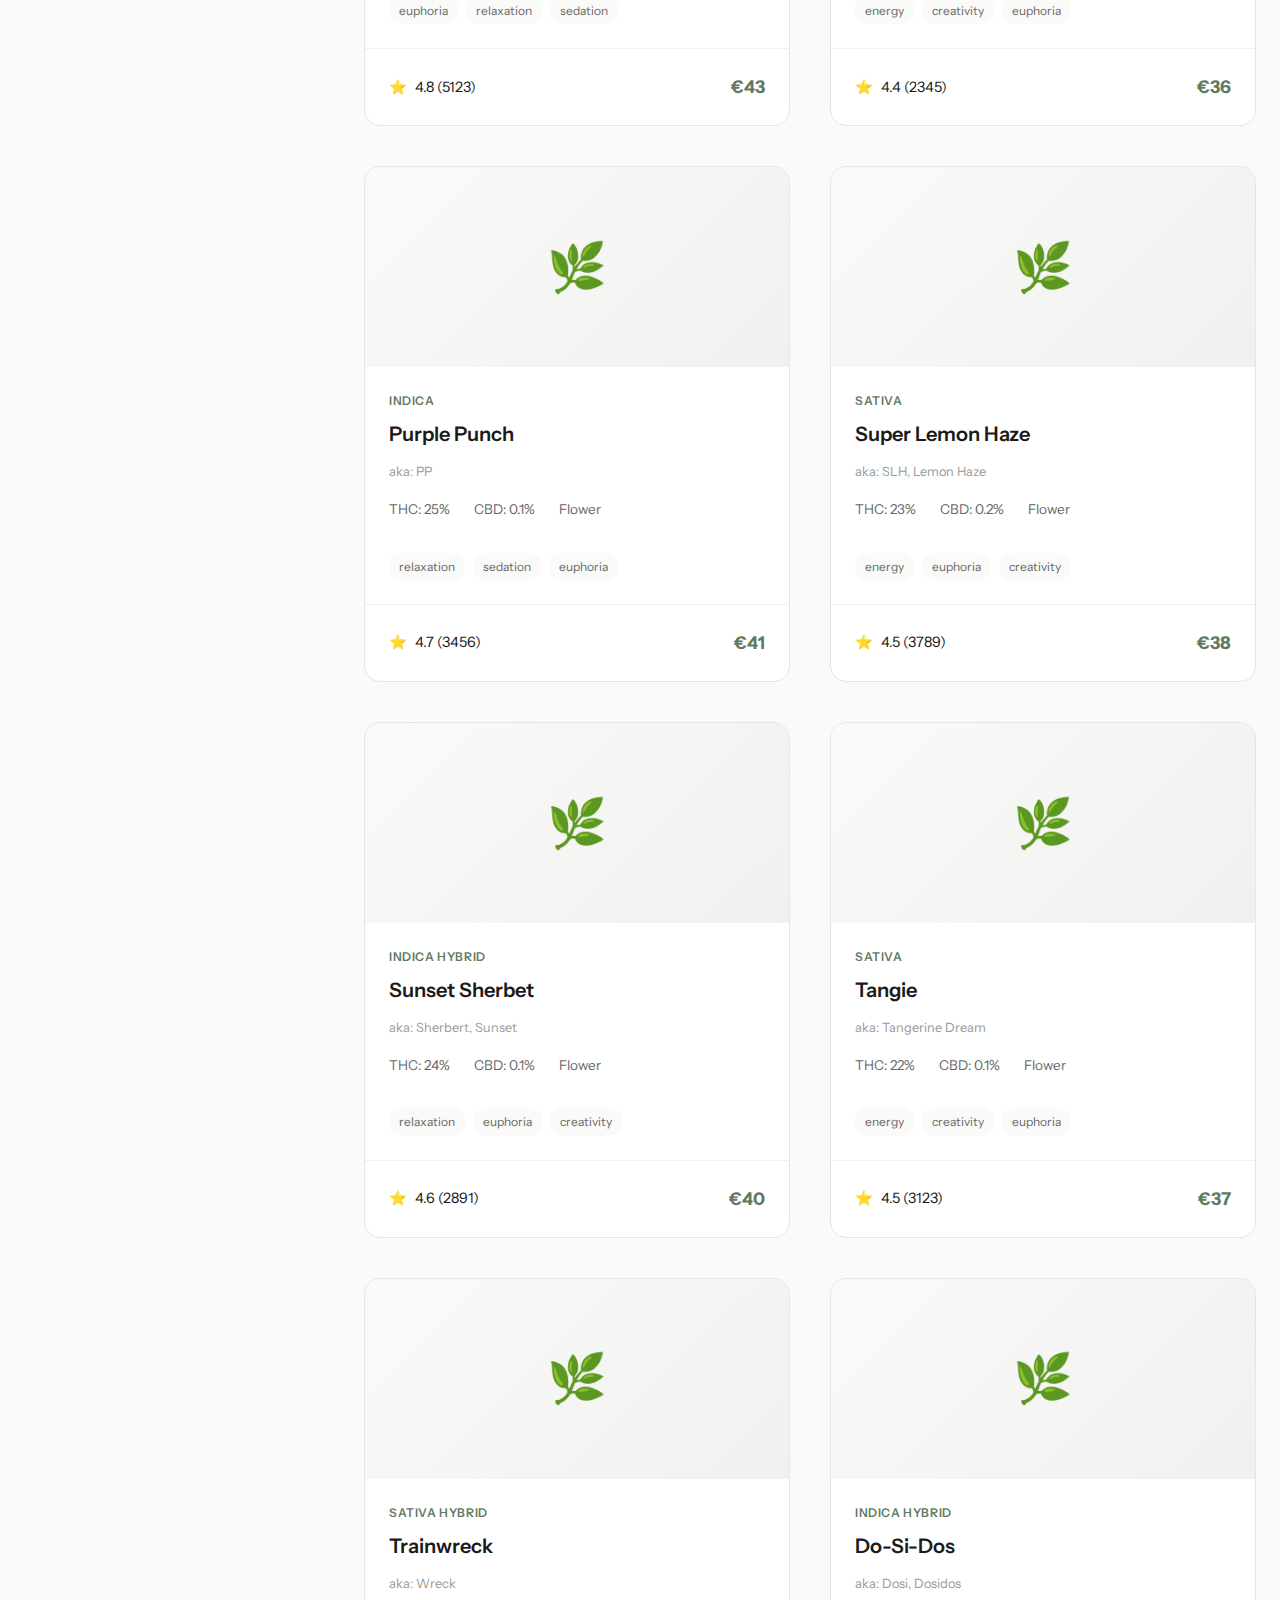
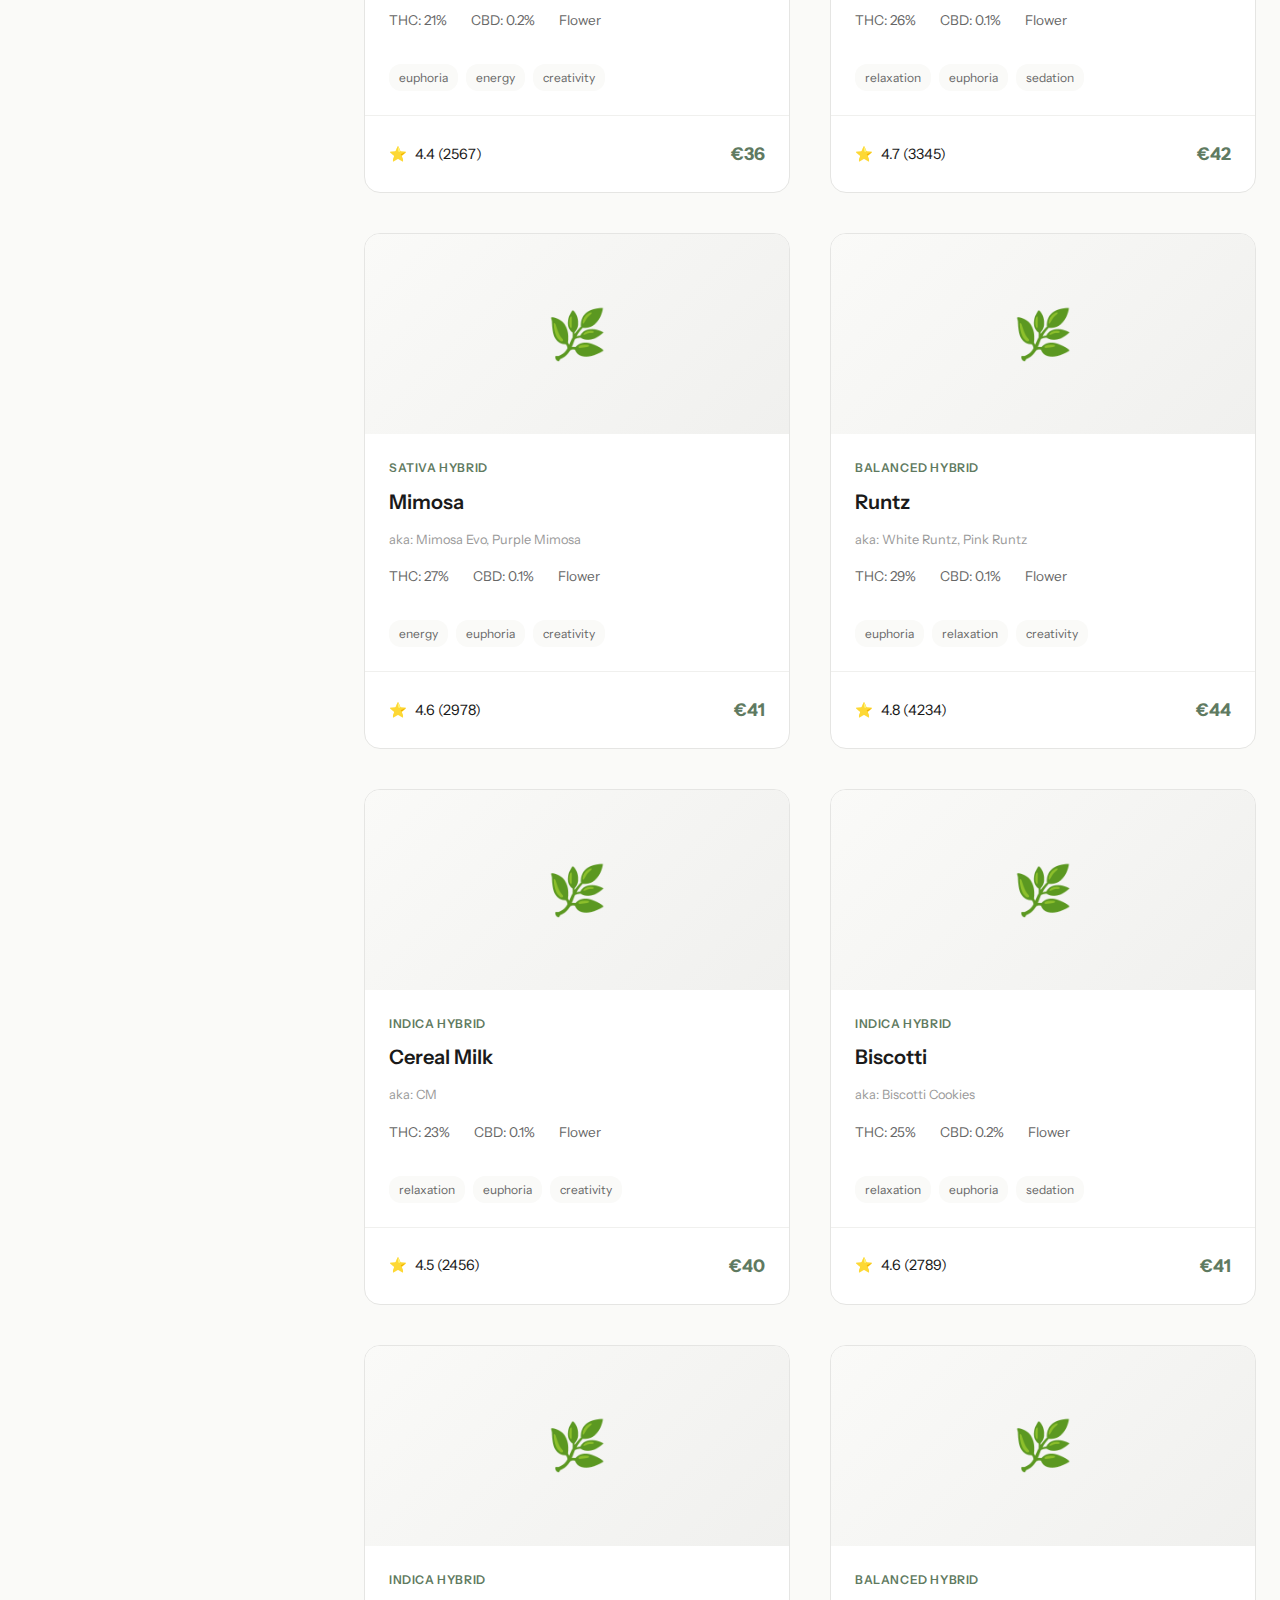
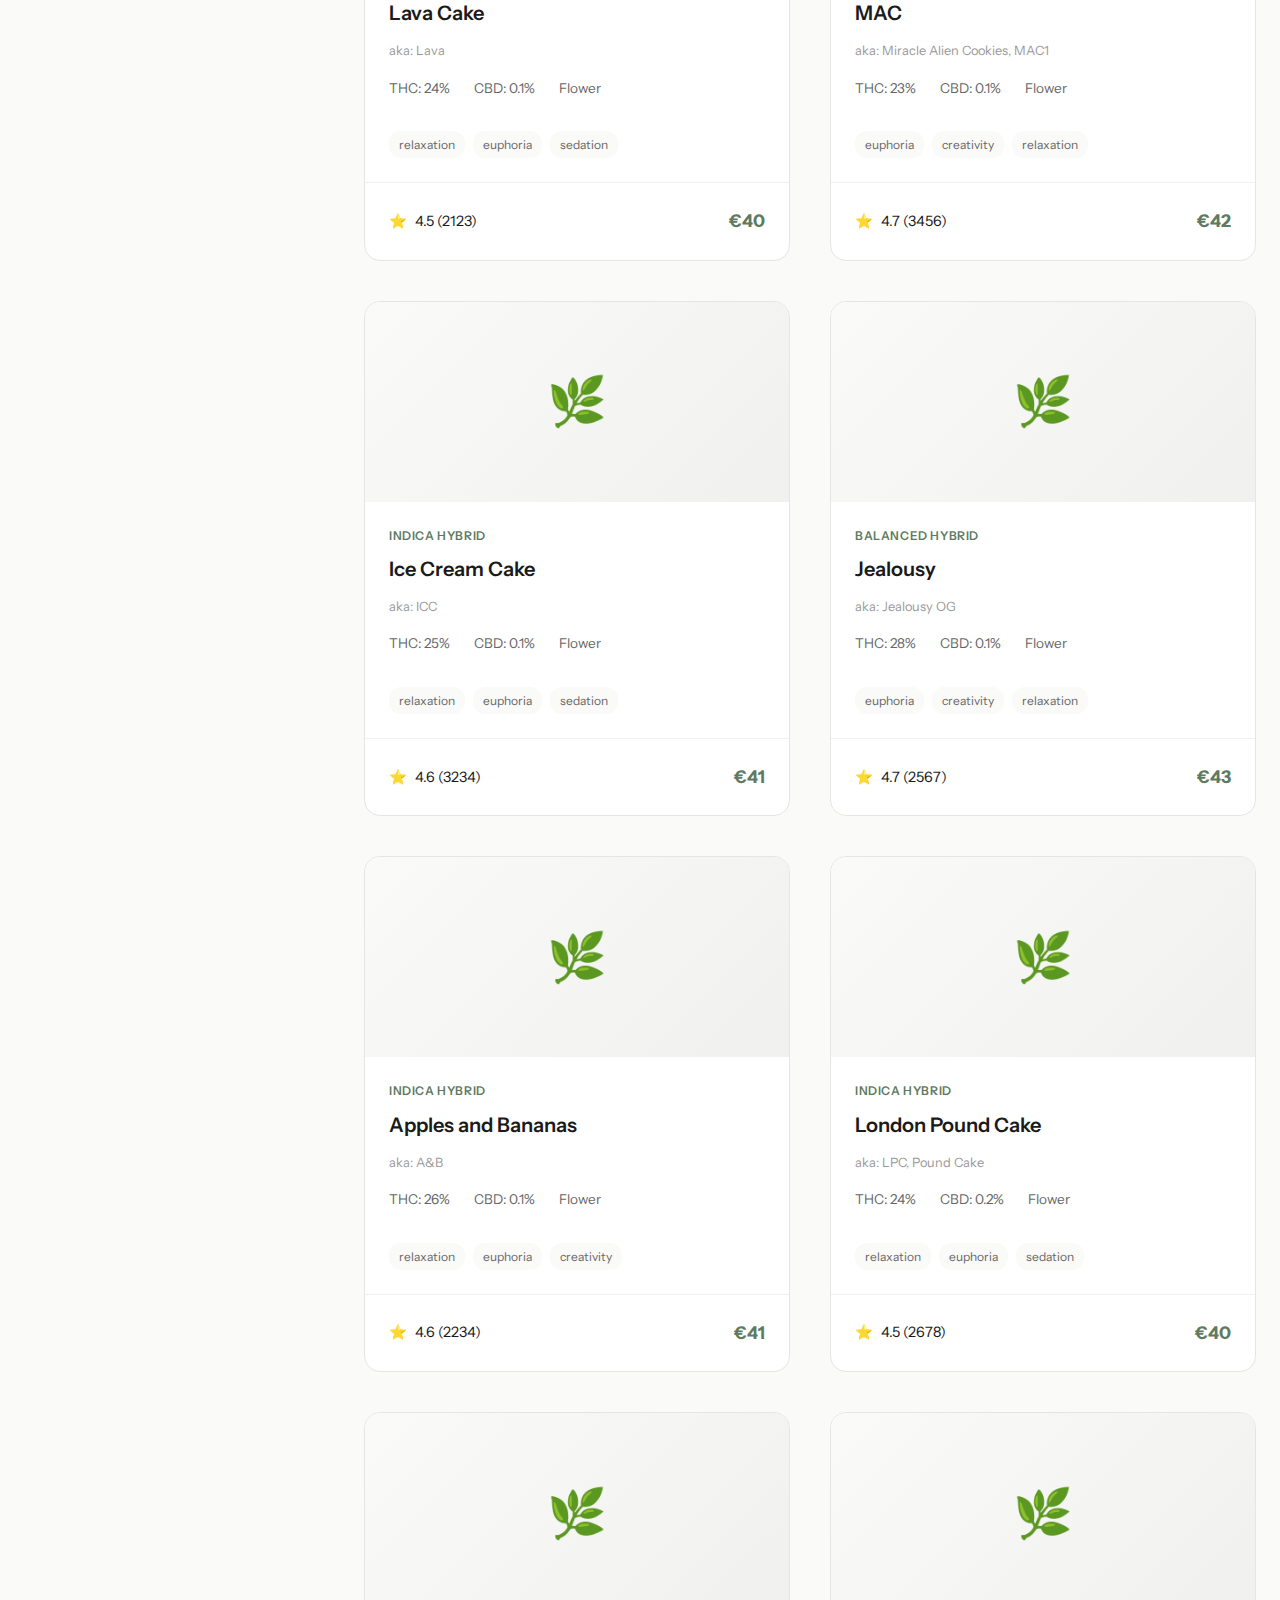
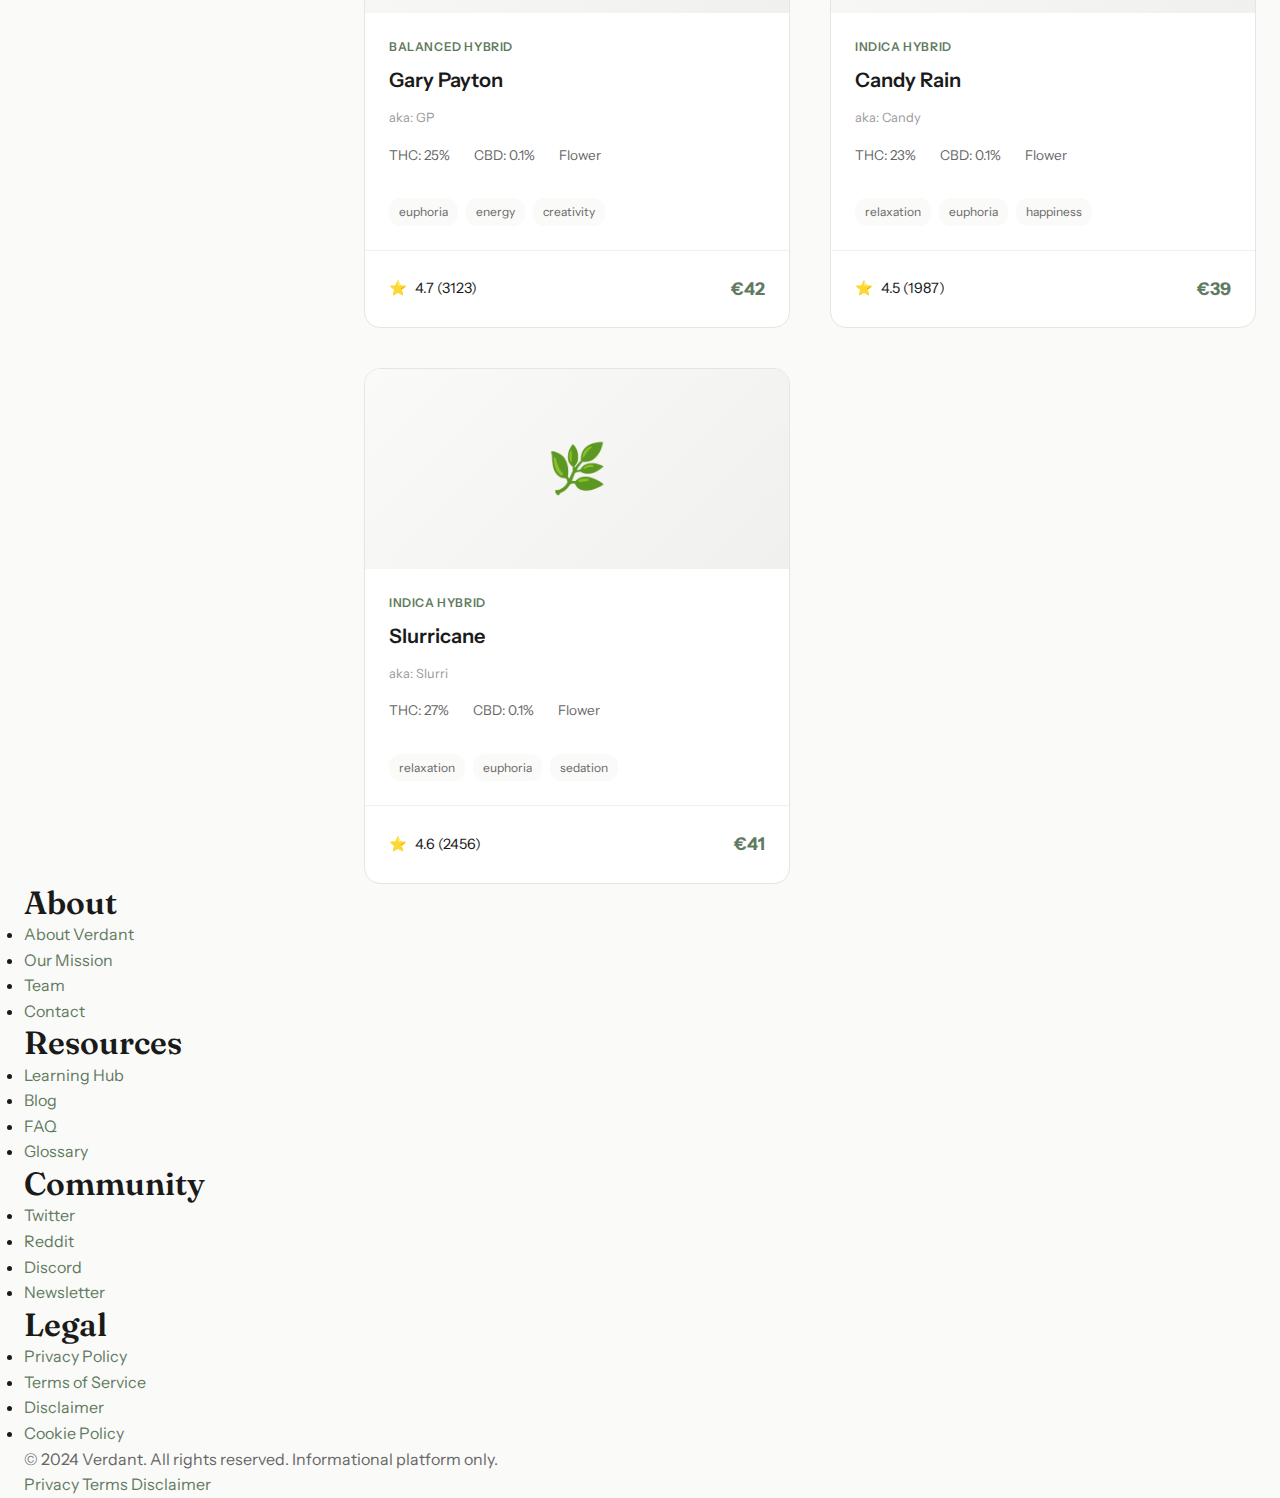
<file: recreational.html>
<!DOCTYPE html>
<html lang="en">
<head>
  <meta charset="UTF-8">
  <meta name="viewport" content="width=device-width, initial-scale=1.0">
  <title>Recreational Products - Verdant</title>
  <link rel="stylesheet" href="css/main.css">
</head>
<body>
  <header id="header">
    <div class="header-content">
      <a href="index.html" class="logo">
        Verdant
        <span class="logo-version">loading...</span>
      </a>
      <nav>
        <ul>
          <li><a href="learn.html">Learn</a></li>
          <li><a href="medical.html" class="medical-accent">Medical</a></li>
          <li><a href="recreational.html" class="recreational-accent">Recreational</a></li>
        </ul>
      </nav>
    </div>
  </header>

  <main style="padding-top: calc(var(--header-height) + var(--space-lg));">
    <div class="container">
      <div style="margin-bottom: var(--space-xl);">
        <h1 class="recreational-accent">Recreational Cannabis Products</h1>
        <p style="margin-top: var(--space-sm); color: var(--text-secondary);">THC products for personal enjoyment. Curated information from verified community sources and expert reviews.</p>
      </div>

      <!-- Search Bar -->
      <div class="search-container" style="max-width: 100%; margin-bottom: var(--space-lg);">
        <div class="search-bar">
          <input type="text" id="searchInput" placeholder="Search by strain name, slang, or desired effects...">
          <button onclick="applyFilters()">Search</button>
        </div>
      </div>

      <div style="display: grid; grid-template-columns: 300px 1fr; gap: var(--space-lg);">
        <!-- Filters Sidebar -->
        <aside class="filters-sidebar">
          <div class="filters-container">
            <h3 style="margin-bottom: var(--space-md); font-size: 1.25rem;">Filters</h3>
            
            <div class="filter-group">
              <label>Strain Type</label>
              <div class="filter-tags">
                <div class="filter-tag" data-filter="type" data-value="Sativa">Sativa</div>
                <div class="filter-tag" data-filter="type" data-value="Indica">Indica</div>
                <div class="filter-tag" data-filter="type" data-value="Sativa Hybrid">Sativa Hybrid</div>
                <div class="filter-tag" data-filter="type" data-value="Indica Hybrid">Indica Hybrid</div>
                <div class="filter-tag" data-filter="type" data-value="Balanced Hybrid">Balanced</div>
              </div>
            </div>

            <div class="filter-group">
              <label>Format</label>
              <div class="filter-tags">
                <div class="filter-tag" data-filter="format" data-value="Flower">Flower</div>
                <div class="filter-tag" data-filter="format" data-value="Concentrate">Concentrate</div>
                <div class="filter-tag" data-filter="format" data-value="Edible">Edible</div>
                <div class="filter-tag" data-filter="format" data-value="Vape">Vape</div>
              </div>
            </div>

            <div class="filter-group">
              <label>Desired Effects</label>
              <div class="filter-tags">
                <div class="filter-tag" data-filter="effects" data-value="euphoria">Euphoria</div>
                <div class="filter-tag" data-filter="effects" data-value="relaxation">Relaxation</div>
                <div class="filter-tag" data-filter="effects" data-value="energy">Energy</div>
                <div class="filter-tag" data-filter="effects" data-value="creativity">Creativity</div>
                <div class="filter-tag" data-filter="effects" data-value="focus">Focus</div>
                <div class="filter-tag" data-filter="effects" data-value="sedation">Sedation</div>
              </div>
            </div>

            <div class="filter-group">
              <label>Mood</label>
              <div class="filter-tags">
                <div class="filter-tag" data-filter="effects" data-value="happy">Happy</div>
                <div class="filter-tag" data-filter="effects" data-value="relaxed">Relaxed</div>
                <div class="filter-tag" data-filter="effects" data-value="uplifted">Uplifted</div>
                <div class="filter-tag" data-filter="effects" data-value="energized">Energized</div>
                <div class="filter-tag" data-filter="effects" data-value="creative">Creative</div>
                <div class="filter-tag" data-filter="effects" data-value="sleepy">Sleepy</div>
                <div class="filter-tag" data-filter="effects" data-value="giggly">Giggly</div>
              </div>
            </div>

            <div class="filter-group">
              <label>THC Potency</label>
              <div class="filter-tags">
                <div class="filter-tag" data-filter="thcRange" data-value="low">Low (0-15%)</div>
                <div class="filter-tag" data-filter="thcRange" data-value="medium">Medium (15-23%)</div>
                <div class="filter-tag" data-filter="thcRange" data-value="high">High (23%+)</div>
              </div>
            </div>

            <button class="btn btn-secondary" onclick="clearFilters()" style="width: 100%; margin-top: var(--space-md);">Clear All Filters</button>
          </div>

          <!-- Info Box -->
          <div class="info-card" style="margin-top: var(--space-md);">
            <h4 style="margin-bottom: var(--space-sm);">⚡ Start Low, Go Slow</h4>
            <p style="font-size: 0.85rem;">If you're new to cannabis or trying a new strain, start with a small amount and wait for effects before consuming more.</p>
          </div>

          <div class="info-card" style="margin-top: var(--space-md);">
            <h4 style="margin-bottom: var(--space-sm);">🎯 Popular Choices</h4>
            <p style="font-size: 0.85rem;"><strong>Daytime:</strong> Sour Diesel, Green Crack, Jack Herer<br><strong>Evening:</strong> OG Kush, Northern Lights, Granddaddy Purple</p>
          </div>
        </aside>

        <!-- Products Grid -->
        <div>
          <div style="display: flex; justify-content: space-between; align-items: center; margin-bottom: var(--space-md);">
            <div id="resultsCount" style="color: var(--text-secondary); font-size: 0.9rem;">Loading products...</div>
            <a href="compare.html?category=recreational" class="btn btn-secondary">Compare Products</a>
          </div>
          
          <div class="products-grid" id="productsGrid">
            <!-- Products will be inserted here by JavaScript -->
          </div>
        </div>
      </div>
    </div>
  </main>

  <footer>
    <div class="container">
      <div class="footer-content">
        <div class="footer-section">
          <h3>About</h3>
          <ul>
            <li><a href="#about">About Verdant</a></li>
            <li><a href="#mission">Our Mission</a></li>
            <li><a href="#team">Team</a></li>
            <li><a href="#contact">Contact</a></li>
          </ul>
        </div>

        <div class="footer-section">
          <h3>Resources</h3>
          <ul>
            <li><a href="learn.html">Learning Hub</a></li>
            <li><a href="#blog">Blog</a></li>
            <li><a href="#faq">FAQ</a></li>
            <li><a href="#glossary">Glossary</a></li>
          </ul>
        </div>

        <div class="footer-section">
          <h3>Community</h3>
          <ul>
            <li><a href="#twitter">Twitter</a></li>
            <li><a href="#reddit">Reddit</a></li>
            <li><a href="#discord">Discord</a></li>
            <li><a href="#newsletter">Newsletter</a></li>
          </ul>
        </div>

        <div class="footer-section">
          <h3>Legal</h3>
          <ul>
            <li><a href="#privacy">Privacy Policy</a></li>
            <li><a href="#terms">Terms of Service</a></li>
            <li><a href="#disclaimer">Disclaimer</a></li>
            <li><a href="#cookies">Cookie Policy</a></li>
          </ul>
        </div>
      </div>

      <div class="footer-bottom">
        <p class="footer-copyright">&copy; 2024 Verdant. All rights reserved. Informational platform only.</p>
        <div class="footer-legal">
          <a href="#privacy">Privacy</a>
          <a href="#terms">Terms</a>
          <a href="#disclaimer">Disclaimer</a>
        </div>
      </div>
    </div>
  </footer>

  <!-- Mobile Filter Toggle Button -->
  <button class="filter-toggle-btn" onclick="toggleFilterPanel()" aria-label="Toggle filters" aria-expanded="false" aria-controls="filtersPanel">🔧</button>

  <!-- Filter Overlay -->
  <div class="filter-overlay" id="filterOverlay" onclick="closeFilterPanel()" role="presentation"></div>

  <!-- Mobile Filter Panel -->
  <div class="filters-panel" id="filtersPanel">
    <div class="filters-panel-header show">
      <h2>Filters</h2>
      <button class="filters-panel-close" onclick="closeFilterPanel()">✕</button>
    </div>
    <div class="filters-container" id="mobileFiltersContainer">
      <!-- Filters will be cloned here for mobile -->
    </div>
  </div>

  <script src="js/main.js"></script>
  <script>
    let products = [];
    let activeFilters = {};

    // Initialize page
    async function init() {
      const data = await window.verdant.loadProducts();
      products = data.recreational;

      // Apply URL filters from guided flow (if present)
      window.verdant.applyURLFilters(activeFilters);

      // Setup event listeners
      window.verdant.setupFilterTags(activeFilters, applyFilters);
      window.verdant.setupSearch(activeFilters, applyFilters, products, 'recreational');

      // Activate filter tags based on URL parameters
      window.verdant.activateFilterTags(activeFilters);

      // Setup mobile filter panel
      setupMobileFilters();

      // Initial render
      applyFilters();
    }

    // Apply filters and render
    function applyFilters() {
      const filtered = window.verdant.filterProducts(products, activeFilters);
      window.verdant.renderProducts(filtered, 'productsGrid', 'recreational');
    }

    // Clear all filters
    function clearFilters() {
      activeFilters = {};
      document.querySelectorAll('.filter-tag.active').forEach(tag => {
        tag.classList.remove('active');
      });
      document.getElementById('searchInput').value = '';
      applyFilters();
    }

    // Mobile filter panel functions
    function toggleFilterPanel() {
      const panel = document.getElementById('filtersPanel');
      const overlay = document.getElementById('filterOverlay');
      const btn = document.querySelector('.filter-toggle-btn');
      const isOpen = panel.classList.contains('active');

      panel.classList.toggle('active');
      overlay.classList.toggle('active');
      document.body.style.overflow = !isOpen ? 'hidden' : 'auto';

      // Update aria-expanded for accessibility
      if (btn) {
        btn.setAttribute('aria-expanded', !isOpen);
      }
    }

    function closeFilterPanel() {
      const panel = document.getElementById('filtersPanel');
      const overlay = document.getElementById('filterOverlay');
      const btn = document.querySelector('.filter-toggle-btn');

      panel.classList.remove('active');
      overlay.classList.remove('active');
      document.body.style.overflow = 'auto';

      // Update aria-expanded for accessibility
      if (btn) {
        btn.setAttribute('aria-expanded', 'false');
      }
    }

    function setupMobileFilters() {
      // Clone filter container for mobile
      const desktopContainer = document.querySelector('.filters-sidebar .filters-container');
      const mobileContainer = document.getElementById('mobileFiltersContainer');

      if (desktopContainer && mobileContainer) {
        mobileContainer.innerHTML = desktopContainer.innerHTML;

        // Setup event listeners for mobile filters
        mobileContainer.querySelectorAll('.filter-tag').forEach(tag => {
          tag.addEventListener('click', () => {
            const desktopTag = document.querySelector(
              `.filters-sidebar .filter-tag[data-filter="${tag.dataset.filter}"][data-value="${tag.dataset.value}"]`
            );
            if (desktopTag) {
              desktopTag.click();
              tag.classList.toggle('active');
            }
          });
        });
      }
    }

    // Header scroll effect
    window.addEventListener('scroll', () => {
      const header = document.getElementById('header');
      if (window.scrollY > 50) {
        header.classList.add('scrolled');
      } else {
        header.classList.remove('scrolled');
      }
    });

    // Start
    init();
  </script>
</body>
</html>
</file>
<file: css/main.css>
/* Verdant - Premium Minimalist Cannabis Discovery Platform */

@import url('https://fonts.googleapis.com/css2?family=Instrument+Sans:wght@400;500;600;700&family=Fraunces:wght@600;700&display=swap');

:root {
  /* Colors - Sophisticated sage/eucalyptus palette */
  --primary: #5F7A61;
  --primary-light: #7A9A7D;
  --primary-dark: #4A5F4C;
  --accent: #D4A574;
  --medical: #6B8E9E;
  --recreational: #A17854;
  
  --bg: #FAFAF8;
  --surface: #FFFFFF;
  --text: #1A1A1A;
  --text-secondary: #666666;
  --text-tertiary: #999999;
  --border: #E5E5E3;
  --border-light: #F0F0EE;
  
  /* Typography */
  --font-body: 'Instrument Sans', -apple-system, sans-serif;
  --font-display: 'Fraunces', serif;
  
  /* Spacing */
  --space-xs: 0.5rem;
  --space-sm: 1rem;
  --space-md: 1.5rem;
  --space-lg: 2.5rem;
  --space-xl: 4rem;
  
  /* Layout */
  --max-width: 1400px;
  --header-height: 80px;
  
  /* Shadows */
  --shadow-sm: 0 1px 3px rgba(0, 0, 0, 0.04);
  --shadow-md: 0 4px 12px rgba(0, 0, 0, 0.06);
  --shadow-lg: 0 8px 24px rgba(0, 0, 0, 0.08);
  
  /* Transitions */
  --transition: all 0.3s cubic-bezier(0.4, 0, 0.2, 1);
}

/* Reset & Base */
* {
  margin: 0;
  padding: 0;
  box-sizing: border-box;
}

html {
  font-size: 16px;
  -webkit-font-smoothing: antialiased;
  -moz-osx-font-smoothing: grayscale;
}

body {
  font-family: var(--font-body);
  color: var(--text);
  background: var(--bg);
  line-height: 1.6;
}

/* Typography */
h1, h2, h3, h4, h5, h6 {
  font-family: var(--font-display);
  font-weight: 600;
  line-height: 1.2;
  color: var(--text);
}

h1 {
  font-size: clamp(2.5rem, 5vw, 4rem);
  letter-spacing: -0.02em;
}

h2 {
  font-size: clamp(2rem, 4vw, 3rem);
  letter-spacing: -0.01em;
}

h3 {
  font-size: clamp(1.5rem, 3vw, 2rem);
}

h4 {
  font-size: 1.25rem;
  font-family: var(--font-body);
  font-weight: 600;
}

p {
  font-size: 1rem;
  color: var(--text-secondary);
  max-width: 65ch;
}

a {
  color: var(--primary);
  text-decoration: none;
  transition: var(--transition);
}

a:hover {
  color: var(--primary-dark);
}

/* Layout */
.container {
  max-width: var(--max-width);
  margin: 0 auto;
  padding: 0 var(--space-md);
}

.section {
  padding: var(--space-xl) 0;
}

/* Header */
header {
  position: fixed;
  top: 0;
  left: 0;
  right: 0;
  height: var(--header-height);
  background: rgba(250, 250, 248, 0.9);
  backdrop-filter: blur(20px);
  border-bottom: 1px solid var(--border-light);
  z-index: 1000;
  transition: var(--transition);
}

header.scrolled {
  box-shadow: var(--shadow-sm);
}

.header-content {
  display: flex;
  align-items: center;
  justify-content: space-between;
  height: 100%;
  max-width: var(--max-width);
  margin: 0 auto;
  padding: 0 var(--space-md);
}

.logo {
  font-family: var(--font-display);
  font-size: 1.5rem;
  font-weight: 700;
  color: var(--primary);
  letter-spacing: -0.01em;
}

nav ul {
  display: flex;
  gap: var(--space-lg);
  list-style: none;
  align-items: center;
}

nav a {
  font-size: 0.95rem;
  font-weight: 500;
  color: var(--text);
  transition: var(--transition);
  position: relative;
}

nav a::after {
  content: '';
  position: absolute;
  bottom: -4px;
  left: 0;
  width: 0;
  height: 2px;
  background: var(--primary);
  transition: width 0.3s ease;
}

nav a:hover::after,
nav a.active::after {
  width: 100%;
}

/* Hero Section */
.hero {
  min-height: calc(100vh - var(--header-height));
  display: flex;
  align-items: center;
  justify-content: center;
  text-align: center;
  padding-top: var(--header-height);
  position: relative;
  overflow: hidden;
}

.hero::before {
  content: '';
  position: absolute;
  top: 0;
  left: 0;
  right: 0;
  bottom: 0;
  background: 
    radial-gradient(circle at 20% 50%, rgba(95, 122, 97, 0.08) 0%, transparent 50%),
    radial-gradient(circle at 80% 80%, rgba(107, 142, 158, 0.06) 0%, transparent 50%);
  pointer-events: none;
}

.hero-content {
  position: relative;
  z-index: 1;
  animation: fadeInUp 0.8s ease-out;
}

.hero h1 {
  margin-bottom: var(--space-md);
  background: linear-gradient(135deg, var(--primary) 0%, var(--primary-light) 100%);
  -webkit-background-clip: text;
  -webkit-text-fill-color: transparent;
  background-clip: text;
}

.hero p {
  font-size: 1.25rem;
  color: var(--text-secondary);
  margin: 0 auto var(--space-lg);
}

/* Search Bar */
.search-container {
  max-width: 600px;
  margin: var(--space-lg) auto;
  position: relative;
}

.search-bar {
  display: flex;
  gap: var(--space-xs);
  background: var(--surface);
  padding: var(--space-xs);
  border-radius: 16px;
  box-shadow: var(--shadow-lg);
  border: 1px solid var(--border);
  transition: var(--transition);
}

.search-bar:focus-within {
  box-shadow: 0 8px 32px rgba(95, 122, 97, 0.15);
  border-color: var(--primary-light);
}

.search-bar input {
  flex: 1;
  border: none;
  outline: none;
  padding: var(--space-sm) var(--space-md);
  font-size: 1rem;
  font-family: var(--font-body);
  color: var(--text);
  background: transparent;
}

.search-bar input::placeholder {
  color: var(--text-tertiary);
}

.search-bar button {
  padding: var(--space-sm) var(--space-lg);
  background: var(--primary);
  color: white;
  border: none;
  border-radius: 12px;
  font-family: var(--font-body);
  font-size: 0.95rem;
  font-weight: 600;
  cursor: pointer;
  transition: var(--transition);
  white-space: nowrap;
}

.search-bar button:hover {
  background: var(--primary-dark);
  transform: translateY(-1px);
}

/* Autosuggest Dropdown */
.search-container {
  position: relative;
}

.search-bar {
  position: relative;
}

.autosuggest-dropdown {
  display: none;
  position: absolute;
  top: 100%;
  left: 0;
  right: 0;
  background: var(--surface);
  border: 1px solid var(--border);
  border-radius: 12px;
  box-shadow: var(--shadow-lg);
  max-height: 400px;
  overflow-y: auto;
  z-index: 1000;
  margin-top: 8px;
}

.autosuggest-dropdown.active {
  display: block;
}

.autosuggest-item {
  padding: var(--space-md);
  border-bottom: 1px solid var(--border-light);
  cursor: pointer;
  transition: var(--transition);
  display: flex;
  align-items: center;
  gap: var(--space-sm);
}

.autosuggest-item:last-child {
  border-bottom: none;
}

.autosuggest-item:hover {
  background: var(--bg);
}

.autosuggest-item-icon {
  font-size: 1.25rem;
  flex-shrink: 0;
}

.autosuggest-item-content {
  flex: 1;
  min-width: 0;
}

.autosuggest-item-name {
  font-weight: 600;
  color: var(--text);
  white-space: nowrap;
  overflow: hidden;
  text-overflow: ellipsis;
}

.autosuggest-item-meta {
  font-size: 0.8rem;
  color: var(--text-tertiary);
  margin-top: 2px;
}

.autosuggest-no-results {
  padding: var(--space-lg);
  text-align: center;
  color: var(--text-tertiary);
  font-size: 0.9rem;
}

/* Path Cards */
.path-cards {
  display: grid;
  grid-template-columns: repeat(auto-fit, minmax(300px, 1fr));
  gap: var(--space-lg);
  margin-top: var(--space-xl);
}

.path-card {
  background: var(--surface);
  border: 1px solid var(--border);
  border-radius: 20px;
  padding: var(--space-lg);
  text-align: left;
  cursor: pointer;
  transition: var(--transition);
  position: relative;
  overflow: hidden;
}

.path-card::before {
  content: '';
  position: absolute;
  top: 0;
  left: 0;
  right: 0;
  height: 4px;
  background: var(--primary);
  transform: scaleX(0);
  transform-origin: left;
  transition: transform 0.3s ease;
}

.path-card:hover::before {
  transform: scaleX(1);
}

.path-card:hover {
  transform: translateY(-4px);
  box-shadow: var(--shadow-lg);
  border-color: var(--primary-light);
}

.path-card.medical::before {
  background: var(--medical);
}

.path-card.recreational::before {
  background: var(--recreational);
}

.path-icon {
  width: 48px;
  height: 48px;
  background: var(--bg);
  border-radius: 12px;
  display: flex;
  align-items: center;
  justify-content: center;
  font-size: 1.5rem;
  margin-bottom: var(--space-md);
}

.path-card h3 {
  margin-bottom: var(--space-sm);
  font-size: 1.5rem;
}

.path-card p {
  font-size: 0.95rem;
  color: var(--text-secondary);
}

/* Filters */
.filters-container {
  background: var(--surface);
  border-radius: 16px;
  padding: var(--space-lg);
  margin-bottom: var(--space-lg);
  border: 1px solid var(--border);
}

.filter-group {
  margin-bottom: var(--space-md);
}

.filter-group:last-child {
  margin-bottom: 0;
}

.filter-group label {
  display: block;
  font-weight: 600;
  font-size: 0.9rem;
  color: var(--text);
  margin-bottom: var(--space-xs);
  text-transform: uppercase;
  letter-spacing: 0.05em;
}

.filter-tags {
  display: flex;
  flex-wrap: wrap;
  gap: var(--space-xs);
}

.filter-tag {
  padding: var(--space-xs) var(--space-md);
  background: var(--bg);
  border: 1px solid var(--border);
  border-radius: 24px;
  font-size: 0.9rem;
  cursor: pointer;
  transition: var(--transition);
  user-select: none;
}

.filter-tag:hover {
  border-color: var(--primary);
  background: rgba(95, 122, 97, 0.05);
}

.filter-tag.active {
  background: var(--primary);
  color: white;
  border-color: var(--primary);
}

/* Mobile Filter Toggle Button */
.filter-toggle-btn {
  display: none;
  position: fixed;
  bottom: var(--space-lg);
  left: var(--space-lg);
  width: 56px;
  height: 56px;
  border-radius: 50%;
  background: var(--primary);
  color: white;
  border: none;
  font-size: 1.5rem;
  cursor: pointer;
  box-shadow: var(--shadow-lg);
  z-index: 999;
  transition: var(--transition);
  align-items: center;
  justify-content: center;
}

.filter-toggle-btn:hover {
  background: var(--primary-dark);
  transform: scale(1.1);
}

/* Filter Overlay for Mobile */
.filter-overlay {
  display: none;
  position: fixed;
  top: 0;
  left: 0;
  right: 0;
  bottom: 0;
  background: rgba(0, 0, 0, 0.5);
  z-index: 1001;
  opacity: 0;
  transition: opacity 0.3s ease;
}

.filter-overlay.active {
  display: block;
  opacity: 1;
}

/* Mobile Filter Panel */
.filters-panel {
  position: fixed;
  top: 0;
  left: -100%;
  width: 100%;
  max-width: 340px;
  height: 100vh;
  background: var(--surface);
  z-index: 1002;
  transition: left 0.3s cubic-bezier(0.4, 0, 0.2, 1);
  overflow-y: auto;
  box-shadow: var(--shadow-lg);
}

.filters-panel.active {
  left: 0;
}

.filters-panel-header {
  display: none;
  position: sticky;
  top: 0;
  background: var(--surface);
  padding: var(--space-md);
  border-bottom: 1px solid var(--border);
  align-items: center;
  justify-content: space-between;
  z-index: 10;
}

.filters-panel-header.show {
  display: flex;
}

.filters-panel-header h2 {
  font-size: 1.25rem;
  margin: 0;
}

.filters-panel-close {
  background: none;
  border: none;
  font-size: 1.5rem;
  cursor: pointer;
  color: var(--text);
  padding: 0;
  width: 40px;
  height: 40px;
  display: flex;
  align-items: center;
  justify-content: center;
  transition: var(--transition);
}

.filters-panel-close:hover {
  color: var(--primary);
}

/* Desktop Filter Sidebar */
.filters-sidebar {
  display: block;
}

/* Product Detail Page Styles */
.product-header-grid {
  display: grid;
  grid-template-columns: 1fr 1.5fr;
  gap: var(--space-lg);
  margin-bottom: var(--space-lg);
  align-items: start;
}

.product-image-container {
  position: sticky;
  top: 100px;
}

.product-info-container {
  display: flex;
  flex-direction: column;
}

.product-specs-grid {
  display: grid;
  grid-template-columns: repeat(5, 1fr);
  gap: var(--space-md);
  padding: var(--space-md) 0;
  border-top: 1px solid var(--border);
  border-bottom: 1px solid var(--border);
  margin: var(--space-md) 0;
}

.spec-item {
  text-align: center;
}

.spec-label {
  font-size: 0.75rem;
  color: var(--text-tertiary);
  text-transform: uppercase;
  letter-spacing: 0.05em;
  margin-bottom: 4px;
  font-weight: 600;
}

.spec-value {
  font-size: 1.25rem;
  font-weight: 700;
  color: var(--text);
  margin-bottom: 4px;
}

.spec-subtext {
  font-size: 0.75rem;
  color: var(--text-tertiary);
}

.effects-conditions-grid {
  display: grid;
  grid-template-columns: 1fr 1fr;
  gap: var(--space-lg);
  margin-bottom: var(--space-lg);
}

.sentiment-grid {
  display: grid;
  grid-template-columns: repeat(3, 1fr);
  gap: var(--space-md);
  margin: var(--space-lg) 0;
}

.sentiment-item {
  text-align: center;
  padding: var(--space-md);
  background: var(--bg);
  border-radius: 12px;
}

.sentiment-percentage {
  font-size: 2rem;
  font-weight: 700;
  color: var(--primary);
  margin-bottom: 4px;
}

.sentiment-label {
  font-size: 0.9rem;
  color: var(--text-secondary);
  margin-bottom: 4px;
}

.sentiment-count {
  font-size: 0.8rem;
  color: var(--text-tertiary);
}

.feedback-box {
  margin-top: var(--space-lg);
  padding: var(--space-md);
  background: var(--bg);
  border-left: 4px solid var(--primary);
  border-radius: 8px;
}

.feedback-box h4 {
  margin: 0 0 var(--space-sm) 0;
}

.feedback-box ul {
  margin: 0;
  padding-left: var(--space-lg);
}

.feedback-box li {
  margin: 6px 0;
  color: var(--text-secondary);
  font-size: 0.95rem;
}

/* Product Grid */
.products-grid {
  display: grid;
  grid-template-columns: repeat(auto-fill, minmax(280px, 1fr));
  gap: var(--space-lg);
}

.product-card {
  background: var(--surface);
  border: 1px solid var(--border);
  border-radius: 16px;
  overflow: hidden;
  transition: var(--transition);
  cursor: pointer;
  display: flex;
  flex-direction: column;
}

.product-card:hover {
  transform: translateY(-4px);
  box-shadow: var(--shadow-lg);
  border-color: var(--primary-light);
}

.product-image {
  width: 100%;
  height: 200px;
  background: linear-gradient(135deg, var(--bg) 0%, var(--border-light) 100%);
  display: flex;
  align-items: center;
  justify-content: center;
  color: var(--text-tertiary);
  font-size: 3rem;
}

.product-info {
  padding: var(--space-md);
  flex: 1;
  display: flex;
  flex-direction: column;
}

.product-type {
  font-size: 0.75rem;
  text-transform: uppercase;
  letter-spacing: 0.05em;
  color: var(--primary);
  font-weight: 600;
  margin-bottom: var(--space-xs);
}

.product-name {
  font-size: 1.25rem;
  font-weight: 600;
  color: var(--text);
  margin-bottom: var(--space-xs);
  font-family: var(--font-body);
}

.product-meta {
  display: flex;
  gap: var(--space-md);
  margin: var(--space-sm) 0;
  font-size: 0.85rem;
  color: var(--text-secondary);
}

.product-effects {
  display: flex;
  flex-wrap: wrap;
  gap: var(--space-xs);
  margin-top: var(--space-sm);
}

.effect-tag {
  padding: 4px 10px;
  background: var(--bg);
  border-radius: 12px;
  font-size: 0.75rem;
  color: var(--text-secondary);
}

.product-footer {
  display: flex;
  justify-content: space-between;
  align-items: center;
  padding: var(--space-md);
  border-top: 1px solid var(--border-light);
  margin-top: auto;
}

.product-rating {
  display: flex;
  align-items: center;
  gap: var(--space-xs);
  font-size: 0.9rem;
}

.product-price {
  font-weight: 700;
  color: var(--primary);
  font-size: 1.1rem;
}

/* Buttons */
.btn {
  padding: var(--space-sm) var(--space-lg);
  border-radius: 12px;
  font-family: var(--font-body);
  font-size: 0.95rem;
  font-weight: 600;
  cursor: pointer;
  transition: var(--transition);
  border: none;
  text-align: center;
  display: inline-block;
}

.btn-primary {
  background: var(--primary);
  color: white;
}

.btn-primary:hover {
  background: var(--primary-dark);
  transform: translateY(-2px);
  box-shadow: var(--shadow-md);
}

.btn-secondary {
  background: var(--bg);
  color: var(--text);
  border: 1px solid var(--border);
}

.btn-secondary:hover {
  border-color: var(--primary);
  background: rgba(95, 122, 97, 0.05);
}

/* Educational Content */
.info-card {
  background: var(--surface);
  border: 1px solid var(--border);
  border-radius: 16px;
  padding: var(--space-lg);
  margin-bottom: var(--space-lg);
}

.info-card h3 {
  margin-bottom: var(--space-md);
  color: var(--primary);
}

.info-card ul {
  list-style: none;
  padding-left: 0;
}

.info-card li {
  padding: var(--space-sm) 0;
  padding-left: var(--space-lg);
  position: relative;
  color: var(--text-secondary);
}

.info-card li::before {
  content: '•';
  position: absolute;
  left: 0;
  color: var(--primary);
  font-weight: bold;
}

/* Comparison Tool */
.comparison-container {
  display: grid;
  grid-template-columns: repeat(auto-fit, minmax(300px, 1fr));
  gap: var(--space-lg);
  margin-top: var(--space-lg);
}

.comparison-card {
  background: var(--surface);
  border: 2px solid var(--border);
  border-radius: 16px;
  padding: var(--space-lg);
}

.comparison-card.selected {
  border-color: var(--primary);
  box-shadow: var(--shadow-md);
}

/* Animations */
@keyframes fadeInUp {
  from {
    opacity: 0;
    transform: translateY(20px);
  }
  to {
    opacity: 1;
    transform: translateY(0);
  }
}

@keyframes fadeIn {
  from {
    opacity: 0;
  }
  to {
    opacity: 1;
  }
}

.fade-in {
  animation: fadeIn 0.5s ease-out;
}

/* Responsive */
@media (max-width: 768px) {
  :root {
    --space-lg: 2rem;
    --space-xl: 3rem;
  }

  .header-content {
    padding: 0 var(--space-sm);
  }

  nav ul {
    gap: var(--space-md);
  }

  .hero {
    padding-top: calc(var(--header-height) + var(--space-lg));
    padding-left: var(--space-sm);
    padding-right: var(--space-sm);
    padding-bottom: var(--space-lg);
  }

  .path-cards {
    grid-template-columns: 1fr;
  }

  /* Filter Mobile Layout */
  main > .container > div[style*="grid-template-columns: 300px"] {
    grid-template-columns: 1fr !important;
  }

  .filters-sidebar {
    display: none;
  }

  .filter-toggle-btn {
    display: flex;
  }

  .filters-panel {
    padding-top: var(--space-md);
    padding-left: var(--space-md);
    padding-right: var(--space-md);
    padding-bottom: var(--space-lg);
  }

  .filters-panel-header.show {
    display: flex;
  }

  .filters-container {
    border: none;
    padding: 0;
    margin-bottom: var(--space-md);
    background: transparent;
  }

  .filters-container h3 {
    display: none;
  }

  .filter-group {
    margin-bottom: var(--space-lg);
    border-bottom: 1px solid var(--border);
    padding-bottom: var(--space-md);
  }

  .filter-group:last-child {
    border-bottom: none;
    margin-bottom: 0;
    padding-bottom: 0;
  }

  .info-card {
    display: none;
  }

  .products-grid {
    grid-template-columns: repeat(auto-fill, minmax(250px, 1fr));
    gap: var(--space-md);
  }

  .comparison-container {
    grid-template-columns: 1fr;
  }

  /* Product Detail Page Mobile */
  .product-header-grid {
    grid-template-columns: 1fr;
    gap: var(--space-md);
    margin-bottom: var(--space-md);
  }

  .product-image-container {
    position: static;
  }

  .product-image-container div {
    font-size: 3.5rem !important;
  }

  .product-info-container h1 {
    font-size: 1.75rem !important;
  }

  .product-info-container p {
    font-size: 0.95rem !important;
  }

  .product-specs-grid {
    grid-template-columns: repeat(3, 1fr);
    gap: var(--space-sm);
    padding: var(--space-sm) 0;
    margin: var(--space-sm) 0;
  }

  .spec-label {
    font-size: 0.65rem;
    margin-bottom: 2px;
  }

  .spec-value {
    font-size: 1rem;
    margin-bottom: 2px;
  }

  .spec-subtext {
    font-size: 0.7rem;
  }

  .effects-conditions-grid {
    grid-template-columns: 1fr;
    gap: var(--space-md);
    margin-bottom: var(--space-md);
  }

  .sentiment-grid {
    grid-template-columns: 1fr;
    gap: var(--space-sm);
    margin: var(--space-md) 0;
  }

  .sentiment-item {
    padding: var(--space-sm);
  }

  .sentiment-percentage {
    font-size: 1.75rem;
    margin-bottom: 2px;
  }

  .sentiment-label {
    font-size: 0.85rem;
    margin-bottom: 2px;
  }

  .sentiment-count {
    font-size: 0.75rem;
  }

  .feedback-box {
    margin-top: var(--space-md);
    padding: var(--space-sm);
  }

  .feedback-box h4 {
    font-size: 1rem;
    margin-bottom: var(--space-xs);
  }

  .feedback-box li {
    margin: 4px 0;
    font-size: 0.9rem;
  }
}

/* Utility Classes */
.text-center {
  text-align: center;
}

.mt-xl {
  margin-top: var(--space-xl);
}

.mb-xl {
  margin-bottom: var(--space-xl);
}

.hidden {
  display: none;
}

.medical-accent {
  color: var(--medical);
}

.recreational-accent {
  color: var(--recreational);
}
</file>
<file: css/guided-flow.css>
/* Guided Flow Modal Styles */

/* Main Modal Container */
.guided-modal {
  display: none;
  position: fixed;
  top: 0;
  left: 0;
  right: 0;
  bottom: 0;
  z-index: 10000;
  align-items: center;
  justify-content: center;
}

.guided-modal.active {
  display: flex;
  animation: fadeIn 0.3s ease-out;
}

/* Overlay */
.guided-modal-overlay {
  position: absolute;
  top: 0;
  left: 0;
  right: 0;
  bottom: 0;
  background: rgba(0, 0, 0, 0.75);
  backdrop-filter: blur(4px);
}

/* Modal Content */
.guided-modal-content {
  position: relative;
  background: var(--surface);
  border-radius: 16px;
  max-width: 650px;
  width: 90%;
  max-height: 90vh;
  display: flex;
  flex-direction: column;
  box-shadow: 0 20px 60px rgba(0, 0, 0, 0.3);
  animation: slideUp 0.4s cubic-bezier(0.4, 0, 0.2, 1);
  overflow: hidden;
}

/* Header */
.guided-modal-header {
  padding: var(--space-md);
  border-bottom: 1px solid var(--border);
  display: flex;
  justify-content: space-between;
  align-items: center;
  background: var(--bg);
  flex-shrink: 0;
}

.guided-progress {
  flex: 1;
}

.guided-progress-bar {
  height: 4px;
  background: var(--border);
  border-radius: 2px;
  overflow: hidden;
  margin-bottom: var(--space-xs);
  position: relative;
}

.guided-progress-bar::after {
  content: '';
  position: absolute;
  top: 0;
  left: 0;
  height: 100%;
  background: var(--primary);
  width: 20%;
  transition: width 0.4s cubic-bezier(0.4, 0, 0.2, 1);
}

.guided-progress-text {
  font-size: 0.85rem;
  color: var(--text-tertiary);
  font-weight: 500;
}

.guided-modal-close {
  background: none;
  border: none;
  color: var(--text-tertiary);
  cursor: pointer;
  padding: var(--space-xs);
  margin-left: var(--space-md);
  border-radius: 8px;
  transition: var(--transition);
  display: flex;
  align-items: center;
  justify-content: center;
  width: 40px;
  height: 40px;
}

.guided-modal-close:hover {
  background: var(--border-light);
  color: var(--text);
}

.guided-modal-close svg {
  width: 24px;
  height: 24px;
}

/* Body */
.guided-modal-body {
  padding: var(--space-lg);
  flex: 1;
  overflow-y: auto;
}

.guided-question-title {
  font-size: 1.75rem;
  margin-bottom: var(--space-sm);
  color: var(--text);
  font-family: 'Fraunces', serif;
  font-weight: 600;
}

.guided-question-subtitle {
  font-size: 0.95rem;
  color: var(--text-secondary);
  margin-bottom: var(--space-lg);
  display: none;
}

.guided-question-subtitle:not(:empty) {
  display: block;
}

/* Options Container */
.guided-options {
  display: flex;
  flex-direction: column;
  gap: var(--space-sm);
}

/* Option Card - Single Choice */
.guided-option {
  background: var(--surface);
  border: 2px solid var(--border);
  border-radius: 12px;
  padding: var(--space-md);
  cursor: pointer;
  transition: var(--transition);
  position: relative;
}

.guided-option:hover {
  border-color: var(--primary-light);
  background: var(--bg-light);
}

.guided-option.selected {
  border-color: var(--primary);
  background: rgba(95, 122, 97, 0.05);
}

.guided-option-label {
  font-weight: 600;
  font-size: 1.1rem;
  color: var(--text);
  margin-bottom: 4px;
  display: block;
}

.guided-option-description {
  font-size: 0.9rem;
  color: var(--text-secondary);
}

/* Option Card - Multi Choice */
.guided-option.multi-choice {
  display: flex;
  align-items: flex-start;
  gap: var(--space-sm);
  padding: var(--space-md);
}

.guided-option.multi-choice::before {
  content: '';
  width: 20px;
  height: 20px;
  border: 2px solid var(--border);
  border-radius: 4px;
  flex-shrink: 0;
  transition: var(--transition);
  margin-top: 2px;
}

.guided-option.multi-choice.selected::before {
  background: var(--primary);
  border-color: var(--primary);
  background-image: url("data:image/svg+xml,%3Csvg xmlns='http://www.w3.org/2000/svg' viewBox='0 0 24 24' fill='none' stroke='white' stroke-width='3'%3E%3Cpolyline points='20 6 9 17 4 12'%3E%3C/polyline%3E%3C/svg%3E");
  background-size: 14px;
  background-position: center;
  background-repeat: no-repeat;
}

.guided-option.multi-choice .guided-option-label {
  margin-bottom: 0;
}

/* Footer */
.guided-modal-footer {
  padding: var(--space-md);
  border-top: 1px solid var(--border);
  display: flex;
  justify-content: space-between;
  gap: var(--space-sm);
  background: var(--bg);
  flex-shrink: 0;
}

/* Button Styles */
.btn-back {
  display: flex;
  align-items: center;
  gap: var(--space-xs);
}

.btn-back svg {
  width: 20px;
  height: 20px;
}

#nextBtn {
  display: flex;
  align-items: center;
  gap: var(--space-xs);
}

#nextBtn svg {
  width: 20px;
  height: 20px;
}

#nextBtn:disabled {
  opacity: 0.5;
  cursor: not-allowed;
}

/* Large Button */
.btn-large {
  padding: var(--space-md) var(--space-lg);
  font-size: 1.1rem;
  display: inline-flex;
  align-items: center;
  gap: var(--space-sm);
  border-radius: 12px;
}

.btn-icon {
  font-size: 1.3em;
}

/* Animations */
@keyframes fadeIn {
  from {
    opacity: 0;
  }
  to {
    opacity: 1;
  }
}

@keyframes slideUp {
  from {
    opacity: 0;
    transform: translateY(30px);
  }
  to {
    opacity: 1;
    transform: translateY(0);
  }
}

/* Toast Notification */
.guided-toast {
  position: fixed;
  bottom: 20px;
  left: 50%;
  transform: translateX(-50%) translateY(100px);
  background: var(--surface);
  border: 1px solid var(--border);
  border-radius: 12px;
  padding: var(--space-md) var(--space-lg);
  box-shadow: 0 10px 30px rgba(0, 0, 0, 0.15);
  opacity: 0;
  transition: all 0.3s cubic-bezier(0.4, 0, 0.2, 1);
  z-index: 9999;
  max-width: 400px;
}

.guided-toast.active {
  opacity: 1;
  transform: translateX(-50%) translateY(0);
}

.guided-toast-content {
  display: flex;
  align-items: center;
  gap: var(--space-sm);
  font-size: 0.95rem;
  color: var(--text);
}

/* Notification (when redirecting from guided flow) */
.guided-notification {
  position: fixed;
  top: 20px;
  left: 50%;
  transform: translateX(-50%) translateY(-100px);
  background: var(--primary);
  color: white;
  border-radius: 12px;
  padding: var(--space-md) var(--space-lg);
  box-shadow: 0 10px 30px rgba(0, 0, 0, 0.2);
  opacity: 0;
  transition: all 0.3s cubic-bezier(0.4, 0, 0.2, 1);
  z-index: 9999;
  max-width: 500px;
}

.guided-notification.active {
  opacity: 1;
  transform: translateX(-50%) translateY(0);
}

.guided-notification-content {
  display: flex;
  align-items: center;
  gap: var(--space-sm);
  font-size: 0.95rem;
}

.guided-notification-icon {
  font-size: 1.2em;
  font-weight: bold;
}

.guided-notification-text {
  flex: 1;
}

.guided-notification-close {
  background: none;
  border: none;
  color: white;
  cursor: pointer;
  font-size: 1.5rem;
  padding: 0;
  margin-left: var(--space-sm);
  opacity: 0.8;
  transition: opacity 0.2s;
}

.guided-notification-close:hover {
  opacity: 1;
}

/* Mobile Responsive */
@media (max-width: 768px) {
  .guided-modal-content {
    width: 100%;
    max-width: 100%;
    max-height: 100vh;
    border-radius: 0;
  }

  .guided-question-title {
    font-size: 1.5rem;
  }

  .guided-modal-body {
    padding: var(--space-md);
  }

  .guided-modal-header {
    padding: var(--space-md);
  }

  .guided-modal-footer {
    padding: var(--space-md);
  }

  .btn-large {
    padding: var(--space-sm) var(--space-md);
    font-size: 1rem;
  }

  .guided-option {
    padding: var(--space-md);
  }

  .guided-option.multi-choice {
    padding: var(--space-md);
  }
}

/* Scrollbar styling for modal body */
.guided-modal-body::-webkit-scrollbar {
  width: 8px;
}

.guided-modal-body::-webkit-scrollbar-track {
  background: transparent;
}

.guided-modal-body::-webkit-scrollbar-thumb {
  background: var(--border);
  border-radius: 4px;
}

.guided-modal-body::-webkit-scrollbar-thumb:hover {
  background: var(--border-light);
}
</file>
